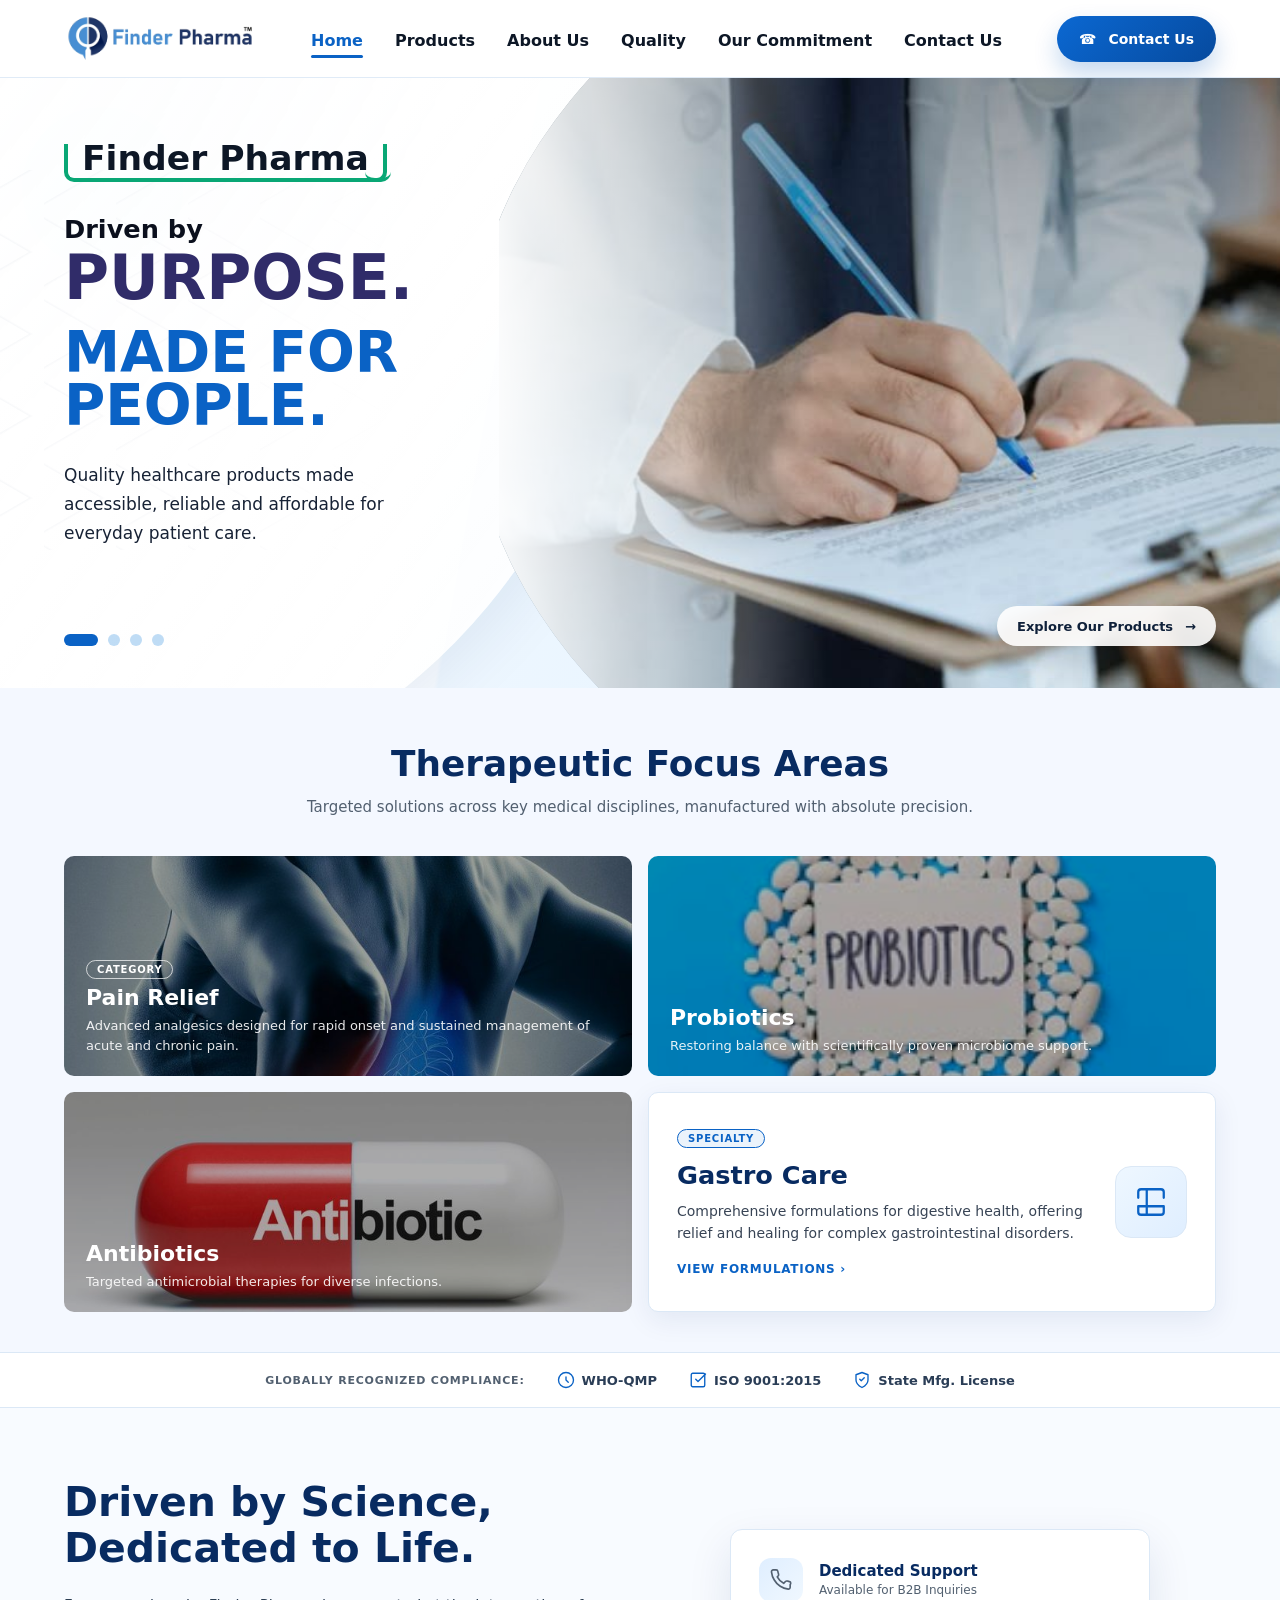
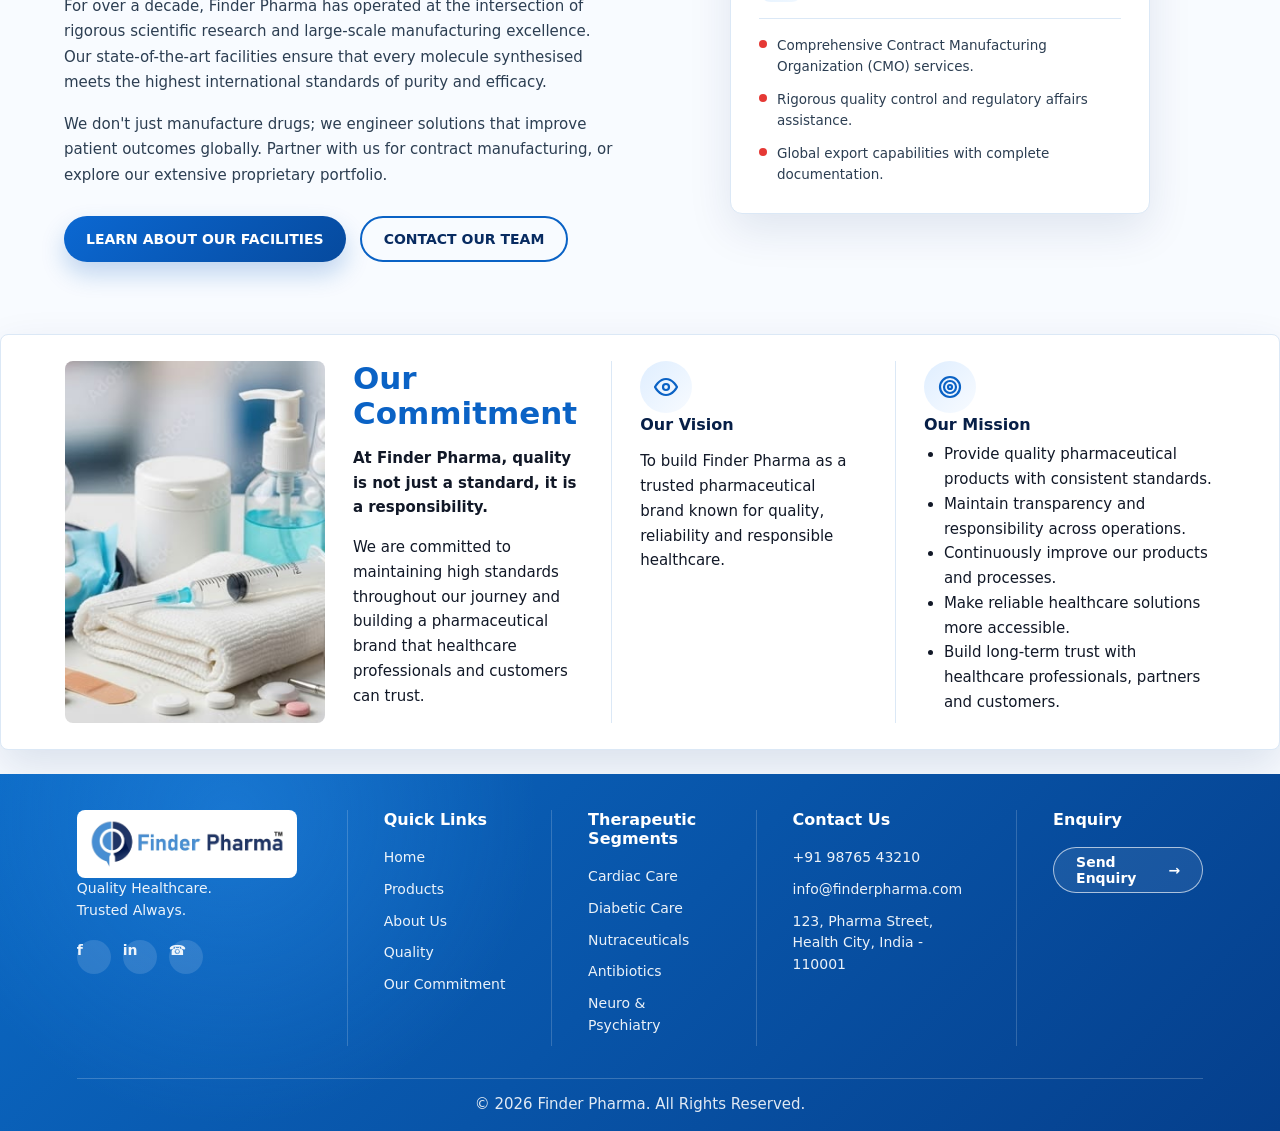
<file: index.html>
<!doctype html>
<html lang="en">
  <head>
    <meta charset="UTF-8" />
    <meta name="viewport" content="width=device-width, initial-scale=1.0" />
    <title>Finder Pharma</title>
    <link rel="stylesheet" href="./styles.css" />
  </head>
  <body>
    <header class="site-header">
      <a class="brand" href="./index.html" aria-label="Finder Pharma home">
        <img src="./finder-pharma-logo.png" alt="Finder Pharma" />
      </a>

      <button class="menu-toggle" type="button" aria-expanded="false" aria-controls="site-nav">
        <span></span>
        <span></span>
        <span></span>
      </button>

      <nav id="site-nav" class="site-nav" aria-label="Primary navigation">
        <a class="active" href="./index.html">Home</a>
        <a href="./products.html">Products</a>
        <a href="./about.html">About Us</a>
        <a href="./quality.html">Quality</a>
        <a href="./commitment.html">Our Commitment</a>
        <a href="./contact.html">Contact Us</a>
      </nav>

      <a class="contact-pill" href="./contact.html">
        <span aria-hidden="true">&#9742;</span>
        Contact Us
      </a>
    </header>

    <main>
      <section id="home" class="hero" aria-label="Finder Pharma advertisements">
        <div class="hero-slide active">
          <div class="hero-copy">
            <p class="hero-badge">Finder Pharma</p>
            <h1><span>Driven by</span> purpose. <strong>Made for people.</strong></h1>
            <p>
              Quality healthcare products made accessible, reliable and affordable
              for everyday patient care.
            </p>
          </div>
          <div class="hero-media">
            <img src="./assets/hero-prescription.jpg" alt="Doctor writing on a medical prescription form" />
            <span class="hero-ring"></span>
          </div>
          <a class="primary-button" href="./products.html">
            Explore Our Products
            <span aria-hidden="true">&rarr;</span>
          </a>
        </div>

        <div class="hero-slide">
          <div class="hero-copy">
            <p class="hero-badge">Quality Check</p>
            <h1><span>Tested with</span> care. <strong>Built on trust.</strong></h1>
            <p>
              Every product begins with careful review, consistent standards and
              responsible quality control.
            </p>
          </div>
          <div class="hero-media">
            <img src="./assets/hero-research.jpg" alt="Healthcare scientist checking a sample through a microscope" />
            <span class="hero-ring"></span>
          </div>
          <a class="primary-button" href="./quality.html">
            View Quality
            <span aria-hidden="true">&rarr;</span>
          </a>
        </div>

        <div class="hero-slide">
          <div class="hero-copy">
            <p class="hero-badge">Patient First</p>
            <h1><span>Care that</span> comforts. <strong>Support that stays.</strong></h1>
            <p>
              We focus on reliable healthcare solutions that help doctors,
              caregivers and families feel supported.
            </p>
          </div>
          <div class="hero-media">
            <img src="./assets/hero-care.jpg" alt="Healthcare professional holding a patient hand with care" />
            <span class="hero-ring"></span>
          </div>
          <a class="primary-button" href="./commitment.html">
            Our Commitment
            <span aria-hidden="true">&rarr;</span>
          </a>
        </div>

        <div class="hero-slide">
          <div class="hero-copy">
            <p class="hero-badge">Responsible Healthcare</p>
            <h1><span>Made with</span> compassion. <strong>Delivered with care.</strong></h1>
            <p>
              Finder Pharma combines thoughtful formulation, dependable supply
              and a people-first healthcare promise.
            </p>
          </div>
          <div class="hero-media">
            <img src="./assets/hero-compassion.jpg" alt="Doctor holding a heart shape as a symbol of care" />
            <span class="hero-ring"></span>
          </div>
          <a class="primary-button" href="./about.html">
            About Us
            <span aria-hidden="true">&rarr;</span>
          </a>
        </div>

        <div class="hero-dots" aria-label="Hero slide controls">
          <button class="active" type="button" aria-label="Show purpose slide"></button>
          <button type="button" aria-label="Show quality slide"></button>
          <button type="button" aria-label="Show patient care slide"></button>
          <button type="button" aria-label="Show responsible healthcare slide"></button>
        </div>
      </section>

      <!-- ── Therapeutic Focus Areas ── -->
      <section class="focus-section" aria-label="Therapeutic Focus Areas">
        <div class="focus-heading">
          <h2>Therapeutic Focus Areas</h2>
          <p>Targeted solutions across key medical disciplines, manufactured with absolute precision.</p>
        </div>

        <div class="focus-bento">
          <!-- Pain Relief – large left card -->
          <article class="focus-card focus-card--pain" tabindex="0" role="button"
            data-category="Pain Relief" data-products="RESTMOL, RESTBRO" data-image="./assets/pain-relief-card.jpg">
            <img src="./assets/pain-relief-card.jpg" alt="Pain relief medicines" />
            <div class="focus-card-body">
              <span class="focus-tag">CATEGORY</span>
              <h3>Pain Relief</h3>
              <p>Advanced analgesics designed for rapid onset and sustained management of acute and chronic pain.</p>
            </div>
          </article>

          <!-- Probiotics – top right card -->
          <article class="focus-card focus-card--probiotics" tabindex="0" role="button"
            data-category="Probiotics / Gut Health" data-products="PROTOCOCCUS®" data-image="./assets/probiotics-card.jpg">
            <img src="./assets/probiotics-card.jpg" alt="Probiotics and gut health" />
            <div class="focus-card-body">
              <h3>Probiotics</h3>
              <p>Restoring balance with scientifically proven microbiome support.</p>
            </div>
          </article>

          <!-- Antibiotics – bottom left card -->
          <article class="focus-card focus-card--antibiotics" tabindex="0" role="button"
            data-category="Antibiotics" data-products="ADDCEF, EOUS TZ®, DIPEXTIL CV 325®, YORKMOX®, ADFOZEX®" data-image="./assets/antibiotics-card.jpg">
            <img src="./assets/antibiotics-card.jpg" alt="Antibiotic capsules" />
            <div class="focus-card-body">
              <h3>Antibiotics</h3>
              <p>Targeted antimicrobial therapies for diverse infections.</p>
            </div>
          </article>

          <!-- Gastro Care – featured panel -->
          <article class="focus-card focus-card--gastro focus-featured" tabindex="0" role="button"
            data-category="Gastro / Acidity" data-products="PD STAR®" data-image="./assets/gastro-card.jpg">
            <div class="focus-featured-inner">
              <div class="focus-featured-text">
                <span class="focus-tag focus-tag--specialty">SPECIALTY</span>
                <h3>Gastro Care</h3>
                <p>Comprehensive formulations for digestive health, offering relief and healing for complex gastrointestinal disorders.</p>
                <span class="focus-view-link">VIEW FORMULATIONS &rsaquo;</span>
              </div>
              <div class="focus-featured-icon" aria-hidden="true">
                <svg viewBox="0 0 24 24" fill="none" stroke="currentColor" stroke-linecap="round" stroke-linejoin="round">
                  <path d="M9 3H5a2 2 0 0 0-2 2v4m6-6h10a2 2 0 0 1 2 2v4M9 3v18m0 0h10a2 2 0 0 0 2-2v-4M9 21H5a2 2 0 0 1-2-2v-4m0 0h18"/>
                </svg>
              </div>
            </div>
          </article>
        </div>
      </section>

      <!-- ── Compliance Bar ── -->
      <div class="compliance-bar" aria-label="Certifications">
        <span class="compliance-label">GLOBALLY RECOGNIZED COMPLIANCE:</span>
        <span class="compliance-item">
          <svg viewBox="0 0 24 24" fill="none" stroke="currentColor" stroke-linecap="round" stroke-linejoin="round" aria-hidden="true"><circle cx="12" cy="12" r="10"/><path d="M12 8v4l3 3"/></svg>
          WHO-QMP
        </span>
        <span class="compliance-item">
          <svg viewBox="0 0 24 24" fill="none" stroke="currentColor" stroke-linecap="round" stroke-linejoin="round" aria-hidden="true"><rect x="3" y="3" width="18" height="18" rx="2"/><polyline points="9 11 12 14 22 4"/></svg>
          ISO 9001:2015
        </span>
        <span class="compliance-item">
          <svg viewBox="0 0 24 24" fill="none" stroke="currentColor" stroke-linecap="round" stroke-linejoin="round" aria-hidden="true"><path d="M12 22s8-4 8-10V5l-8-3-8 3v7c0 6 8 10 8 10z"/><polyline points="9 11 11 13 15 9"/></svg>
          State Mfg. License
        </span>
      </div>

      <!-- ── About / Support Split ── -->
      <section id="about" class="about-split-section">
        <div class="about-split-copy">
          <h2>Driven by Science,<br>Dedicated to Life.</h2>
          <p>
            For over a decade, Finder Pharma has operated at the intersection of rigorous scientific research and large-scale manufacturing excellence. Our state-of-the-art facilities ensure that every molecule synthesised meets the highest international standards of purity and efficacy.
          </p>
          <p>
            We don't just manufacture drugs; we engineer solutions that improve patient outcomes globally. Partner with us for contract manufacturing, or explore our extensive proprietary portfolio.
          </p>
          <div class="about-split-actions">
            <a class="primary-button" href="./about.html">LEARN ABOUT OUR FACILITIES</a>
            <a class="primary-button about-outline-btn" href="./contact.html">CONTACT OUR TEAM</a>
          </div>
        </div>

        <div class="support-card-wrap">
          <div class="support-card">
            <div class="support-card-header">
              <span class="support-icon" aria-hidden="true">
                <svg viewBox="0 0 24 24" fill="none" stroke="currentColor" stroke-linecap="round" stroke-linejoin="round">
                  <path d="M22 16.92v3a2 2 0 0 1-2.18 2 19.79 19.79 0 0 1-8.63-3.07A19.5 19.5 0 0 1 4.69 12 19.79 19.79 0 0 1 1.65 3.36 2 2 0 0 1 3.62 1h3a2 2 0 0 1 2 1.72c.127.96.361 1.903.7 2.81a2 2 0 0 1-.45 2.11L7.91 8.59A16 16 0 0 0 14.9 15.6l1.95-1.95a2 2 0 0 1 2.11-.45c.907.339 1.85.573 2.81.7A2 2 0 0 1 22 16.92z"/>
                </svg>
              </span>
              <div>
                <strong>Dedicated Support</strong>
                <span>Available for B2B Inquiries</span>
              </div>
            </div>
            <hr class="support-divider" />
            <ul class="support-list">
              <li>
                <span class="support-dot" aria-hidden="true"></span>
                Comprehensive Contract Manufacturing Organization (CMO) services.
              </li>
              <li>
                <span class="support-dot" aria-hidden="true"></span>
                Rigorous quality control and regulatory affairs assistance.
              </li>
              <li>
                <span class="support-dot" aria-hidden="true"></span>
                Global export capabilities with complete documentation.
              </li>
            </ul>
          </div>
        </div>
      </section>

      <section id="products" class="products-section" style="display:none">
        <!-- Hidden: products now shown in focus-bento above -->
      </section>

      <section id="commitment" class="commitment-section">
        <article class="commitment-main">
          <figure class="commitment-photo">
            <img src="./assets/medical-supplies.jpg" alt="Healthcare supplies, medicines and clinical essentials" />
          </figure>
          <div>
            <h2>Our Commitment</h2>
            <p><strong>At Finder Pharma, quality is not just a standard, it is a responsibility.</strong></p>
            <p>
              We are committed to maintaining high standards throughout our
              journey and building a pharmaceutical brand that healthcare
              professionals and customers can trust.
            </p>
          </div>
        </article>
        <article>
          <span class="icon">
            <svg viewBox="0 0 24 24" fill="none" stroke="currentColor" stroke-linecap="round" stroke-linejoin="round">
              <path d="M1 12s4-8 11-8 11 8 11 8-4 8-11 8-11-8-11-8z"></path>
              <circle cx="12" cy="12" r="3"></circle>
            </svg>
          </span>
          <h3>Our Vision</h3>
          <p>
            To build Finder Pharma as a trusted pharmaceutical brand known for
            quality, reliability and responsible healthcare.
          </p>
        </article>
        <article>
          <span class="icon">
            <svg viewBox="0 0 24 24" fill="none" stroke="currentColor" stroke-linecap="round" stroke-linejoin="round">
              <circle cx="12" cy="12" r="10"></circle>
              <circle cx="12" cy="12" r="6"></circle>
              <circle cx="12" cy="12" r="2"></circle>
            </svg>
          </span>
          <h3>Our Mission</h3>
          <ul>
            <li>Provide quality pharmaceutical products with consistent standards.</li>
            <li>Maintain transparency and responsibility across operations.</li>
            <li>Continuously improve our products and processes.</li>
            <li>Make reliable healthcare solutions more accessible.</li>
            <li>Build long-term trust with healthcare professionals, partners and customers.</li>
          </ul>
        </article>
      </section>
    </main>

    <div class="product-modal" aria-hidden="true">
      <div class="product-modal-panel" role="dialog" aria-modal="true" aria-labelledby="modal-title">
        <button class="modal-close" type="button" aria-label="Close product category">&times;</button>
        <img class="modal-image" alt="" />
        <p class="eyebrow">Selected Category</p>
        <h2 id="modal-title"></h2>
        <ul class="modal-products"></ul>
      </div>
    </div>

    <footer id="contact" class="site-footer">
      <div class="footer-grid">
        <div>
          <a class="brand footer-brand" href="./index.html" aria-label="Finder Pharma home">
            <img src="./finder-pharma-logo.png" alt="Finder Pharma" />
          </a>
          <p>Quality Healthcare.<br />Trusted Always.</p>
          <div class="socials" aria-label="Social links">
            <a href="#" aria-label="Facebook">f</a>
            <a href="#" aria-label="LinkedIn">in</a>
            <a href="#" aria-label="WhatsApp">&#9742;</a>
          </div>
        </div>
        <div>
          <h3>Quick Links</h3>
          <a href="./index.html">Home</a>
          <a href="./products.html">Products</a>
        <a href="./about.html">About Us</a>
          <a href="./quality.html">Quality</a>
          <a href="./commitment.html">Our Commitment</a>
        </div>
        <div>
          <h3>Therapeutic Segments</h3>
          <a href="./products.html?category=Cardiac">Cardiac Care</a>
          <a href="./products.html?category=Diabetic">Diabetic Care</a>
          <a href="./products.html?category=Nutraceuticals">Nutraceuticals</a>
          <a href="./products.html?category=Antibiotic">Antibiotics</a>
          <a href="./products.html?category=Neuro%20and%20Psychiatry">Neuro & Psychiatry</a>
        </div>
        <div>
          <h3>Contact Us</h3>
          <p>+91 98765 43210</p>
          <p>info@finderpharma.com</p>
          <p>123, Pharma Street,<br />Health City, India - 110001</p>
        </div>
        <div>
          <h3>Enquiry</h3>
          <a class="enquiry-button" href="mailto:info@finderpharma.com">
            Send Enquiry
            <span aria-hidden="true">&rarr;</span>
          </a>
        </div>
      </div>
      <p class="copyright">&copy; 2026 Finder Pharma. All Rights Reserved.</p>
    </footer>

    <script src="./script.js"></script>
  </body>
</html>
</file>
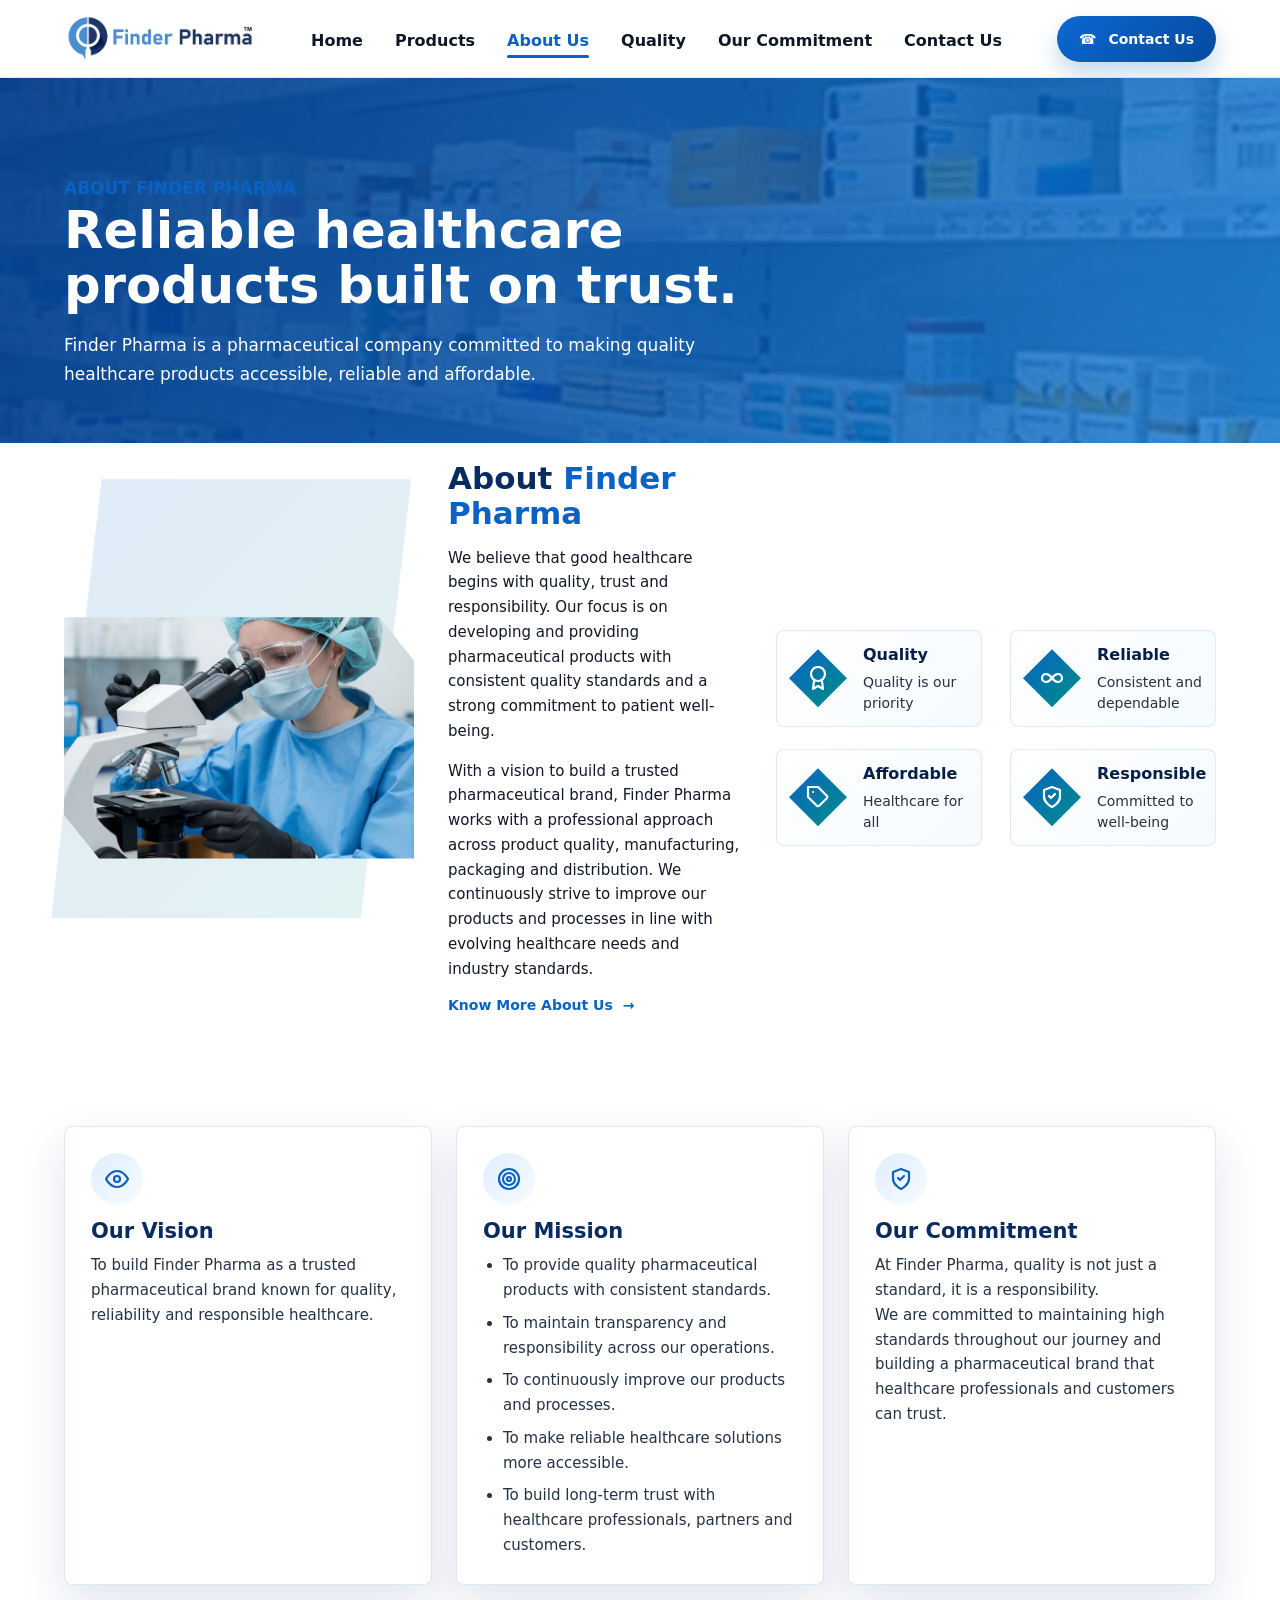
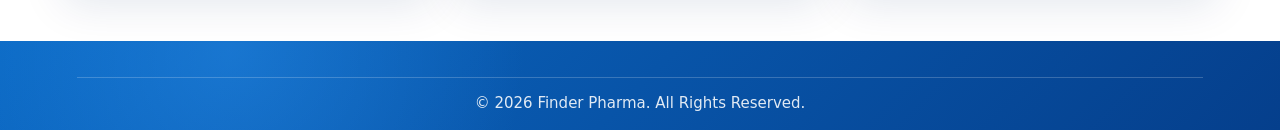
<file: about.html>
<!doctype html>
<html lang="en">
  <head>
    <meta charset="UTF-8" />
    <meta name="viewport" content="width=device-width, initial-scale=1.0" />
    <title>About Us | Finder Pharma</title>
    <link rel="stylesheet" href="./styles.css" />
  </head>
  <body>
    <header class="site-header">
      <a class="brand" href="./index.html" aria-label="Finder Pharma home">
        <img src="./finder-pharma-logo.png" alt="Finder Pharma" />
      </a>
      <button class="menu-toggle" type="button" aria-expanded="false" aria-controls="site-nav">
        <span></span><span></span><span></span>
      </button>
      <nav id="site-nav" class="site-nav" aria-label="Primary navigation">
        <a href="./index.html">Home</a>
        <a href="./products.html">Products</a>
        <a href="./about.html">About Us</a>
        <a href="./quality.html">Quality</a>
        <a href="./commitment.html">Our Commitment</a>
        <a href="./contact.html">Contact Us</a>
      </nav>
      <a class="contact-pill" href="./contact.html"><span aria-hidden="true">&#9742;</span>Contact Us</a>
    </header>
    <main class="page-main">
      <section class="page-hero">
        <p class="eyebrow">About Finder Pharma</p>
        <h1>Reliable healthcare products built on trust.</h1>
        <p>Finder Pharma is a pharmaceutical company committed to making quality healthcare products accessible, reliable and affordable.</p>
      </section>
      <section class="about-section">
        <figure class="photo-panel about-photo">
          <img src="./assets/lab-microscope.jpg" alt="Healthcare professional checking samples with a microscope" />
        </figure>
        <div class="about-copy">
          <h2>About <span>Finder Pharma</span></h2>
          <p>We believe that good healthcare begins with quality, trust and responsibility. Our focus is on developing and providing pharmaceutical products with consistent quality standards and a strong commitment to patient well-being.</p>
          <p>With a vision to build a trusted pharmaceutical brand, Finder Pharma works with a professional approach across product quality, manufacturing, packaging and distribution. We continuously strive to improve our products and processes in line with evolving healthcare needs and industry standards.</p>
          <a class="text-link" href="./quality.html">Know More About Us <span aria-hidden="true">&rarr;</span></a>
        </div>
        <div class="value-grid">
          <article>
            <span class="icon">
              <svg viewBox="0 0 24 24" fill="none" stroke="currentColor" stroke-linecap="round" stroke-linejoin="round">
                <circle cx="12" cy="8" r="7"></circle>
                <polyline points="8.21 13.89 7 23 12 20 17 23 15.79 13.88"></polyline>
              </svg>
            </span>
            <h3>Quality</h3>
            <p>Quality is our priority</p>
          </article>
          <article>
            <span class="icon">
              <svg viewBox="0 0 24 24" fill="none" stroke="currentColor" stroke-linecap="round" stroke-linejoin="round">
                <path d="M12 12c-2-2.67-4-4-6-4a4 4 0 1 0 0 8c2 0 4-1.33 6-4zm0 0c2 2.67 4 4 6 4a4 4 0 1 0 0-8c-2 0-4 1.33-6 4z"></path>
              </svg>
            </span>
            <h3>Reliable</h3>
            <p>Consistent and dependable</p>
          </article>
          <article>
            <span class="icon">
              <svg viewBox="0 0 24 24" fill="none" stroke="currentColor" stroke-linecap="round" stroke-linejoin="round">
                <path d="M20.59 13.41l-7.17 7.17a2 2 0 0 1-2.83 0L2 12V2h10l8.59 8.59a2 2 0 0 1 0 2.82z"></path>
                <line x1="7" y1="7" x2="7.01" y2="7"></line>
              </svg>
            </span>
            <h3>Affordable</h3>
            <p>Healthcare for all</p>
          </article>
          <article>
            <span class="icon">
              <svg viewBox="0 0 24 24" fill="none" stroke="currentColor" stroke-linecap="round" stroke-linejoin="round">
                <path d="M12 22s8-4 8-10V5l-8-3-8 3v7c0 6 8 10 8 10z"></path>
                <polyline points="9 11 11 13 15 9"></polyline>
              </svg>
            </span>
            <h3>Responsible</h3>
            <p>Committed to well-being</p>
          </article>
        </div>
      </section>
      <section class="simple-section">
        <div class="simple-grid">
          <article>
            <span class="icon">
              <svg viewBox="0 0 24 24" fill="none" stroke="currentColor" stroke-linecap="round" stroke-linejoin="round">
                <path d="M1 12s4-8 11-8 11 8 11 8-4 8-11 8-11-8-11-8z"></path>
                <circle cx="12" cy="12" r="3"></circle>
              </svg>
            </span>
            <h2>Our Vision</h2>
            <p>To build Finder Pharma as a trusted pharmaceutical brand known for quality, reliability and responsible healthcare.</p>
          </article>
          <article>
            <span class="icon">
              <svg viewBox="0 0 24 24" fill="none" stroke="currentColor" stroke-linecap="round" stroke-linejoin="round">
                <circle cx="12" cy="12" r="10"></circle>
                <circle cx="12" cy="12" r="6"></circle>
                <circle cx="12" cy="12" r="2"></circle>
              </svg>
            </span>
            <h2>Our Mission</h2>
            <ul class="content-list">
              <li>To provide quality pharmaceutical products with consistent standards.</li>
              <li>To maintain transparency and responsibility across our operations.</li>
              <li>To continuously improve our products and processes.</li>
              <li>To make reliable healthcare solutions more accessible.</li>
              <li>To build long-term trust with healthcare professionals, partners and customers.</li>
            </ul>
          </article>
          <article>
            <span class="icon">
              <svg viewBox="0 0 24 24" fill="none" stroke="currentColor" stroke-linecap="round" stroke-linejoin="round">
                <path d="M12 22s8-4 8-10V5l-8-3-8 3v7c0 6 8 10 8 10z"></path>
                <polyline points="9 11 11 13 15 9"></polyline>
              </svg>
            </span>
            <h2>Our Commitment</h2>
            <p>At Finder Pharma, quality is not just a standard, it is a responsibility.</p>
            <p>We are committed to maintaining high standards throughout our journey and building a pharmaceutical brand that healthcare professionals and customers can trust.</p>
          </article>
        </div>
      </section>
    </main>
    <footer id="contact" class="site-footer">
      <p class="copyright">&copy; 2026 Finder Pharma. All Rights Reserved.</p>
    </footer>
    <script src="./script.js"></script>
  </body>
</html>
</file>
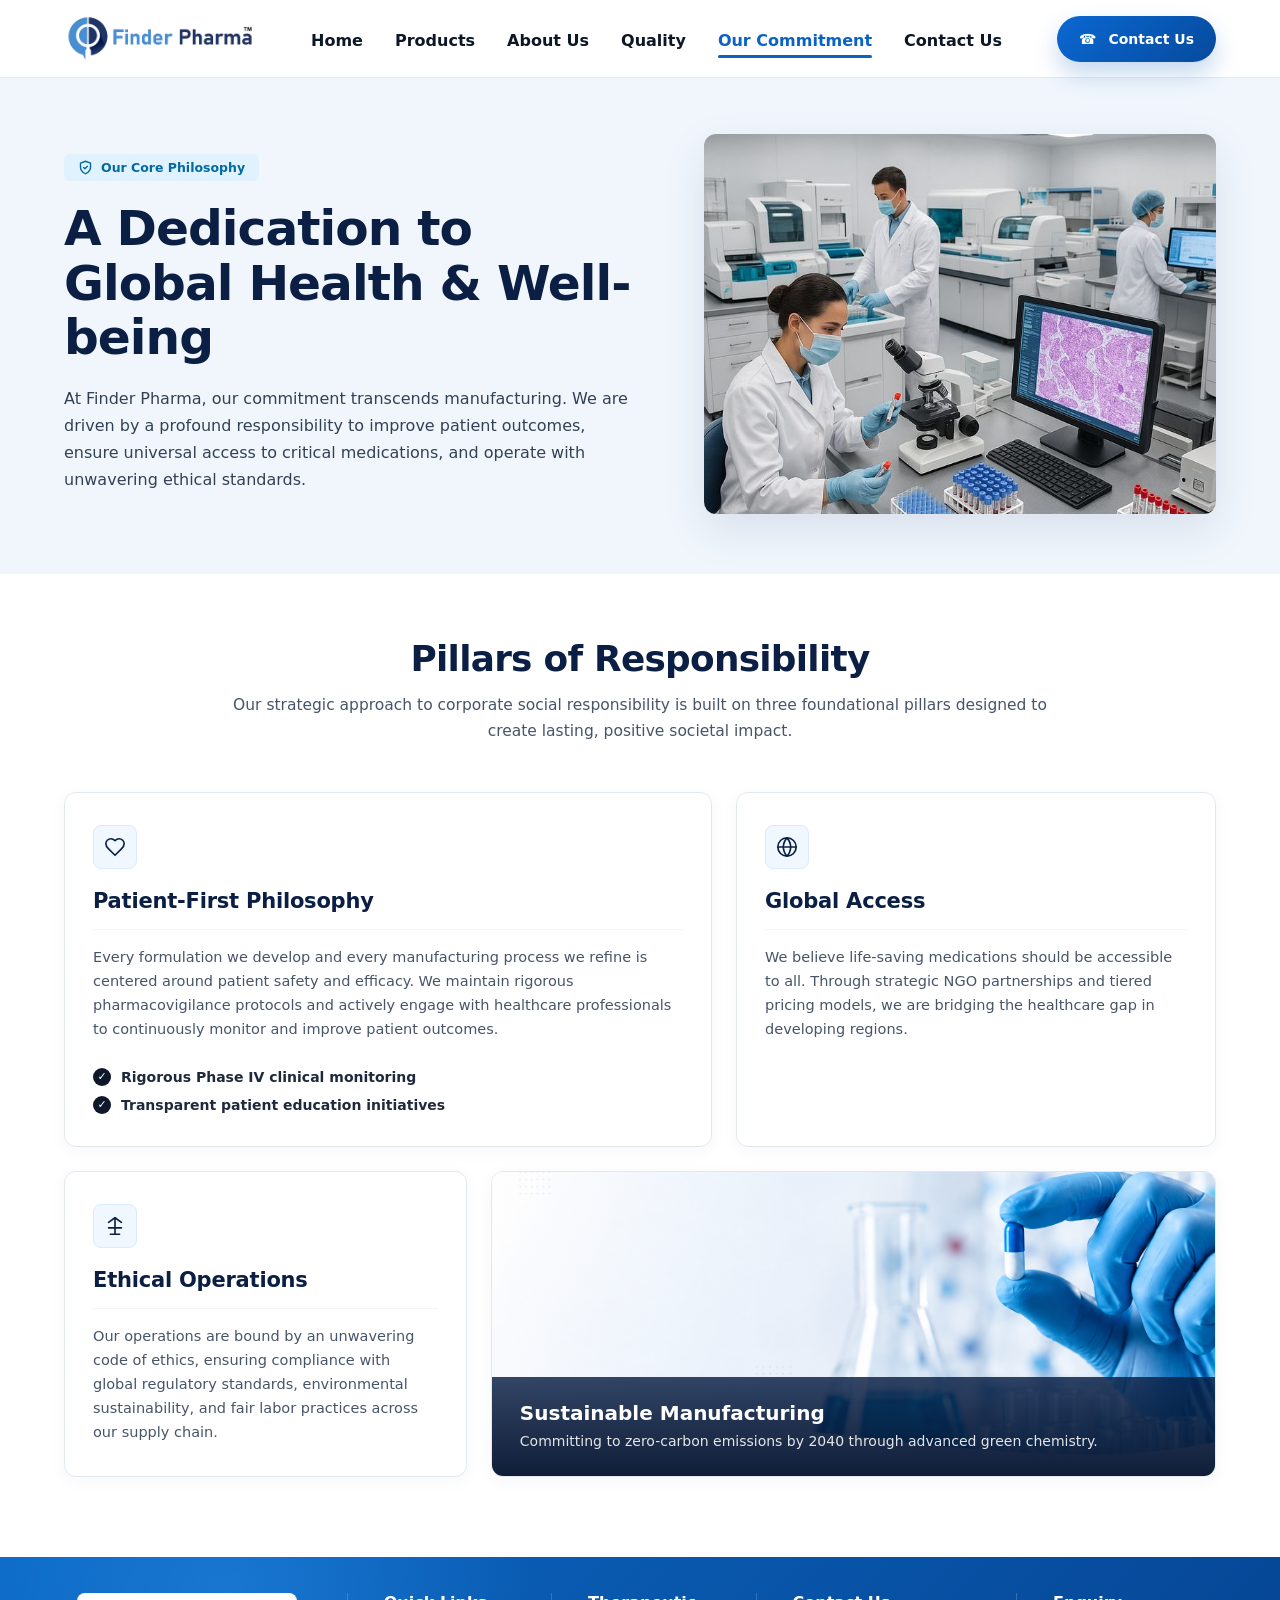
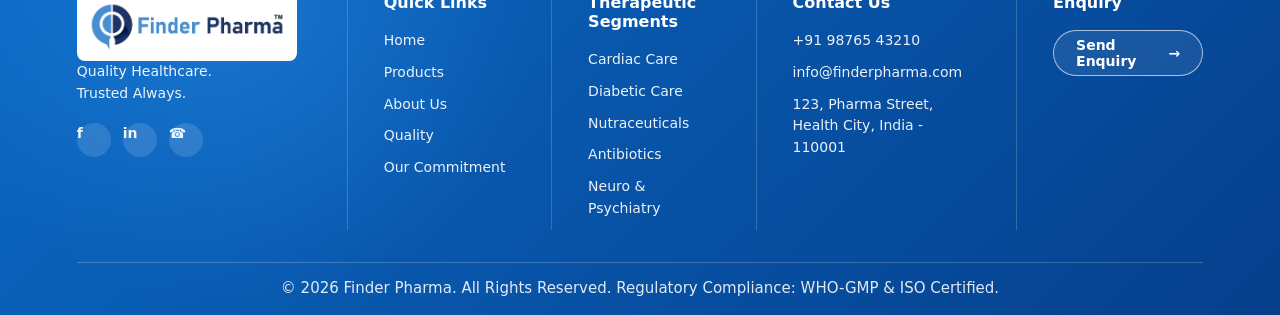
<file: commitment.html>
<!doctype html>
<html lang="en">
  <head>
    <meta charset="UTF-8" />
    <meta name="viewport" content="width=device-width, initial-scale=1.0" />
    <title>Our Commitment | Finder Pharma</title>
    <link rel="stylesheet" href="./styles.css" />
    <style>
      /* ══════════════════════════════════════════════════
         Our Commitment Page – Matching Reference Design
      ══════════════════════════════════════════════════ */

      /* Hero Section */
      .commitment-hero-section {
        padding: 56px clamp(20px, 5vw, 76px) 60px;
        background: #f0f6fc;
      }

      .commitment-hero-container {
        display: grid;
        grid-template-columns: 1.15fr 1fr;
        gap: 52px;
        align-items: center;
        max-width: 1280px;
        margin: 0 auto;
      }

      .philosophy-badge {
        display: inline-flex;
        align-items: center;
        gap: 8px;
        padding: 6px 14px;
        background: #e0f2fe;
        color: #0369a1;
        font-size: 12.5px;
        font-weight: 800;
        border-radius: 6px;
        margin-bottom: 20px;
      }

      .philosophy-badge svg {
        width: 15px;
        height: 15px;
        stroke-width: 2.2px;
      }

      .commitment-hero-copy h1 {
        margin: 0 0 20px;
        color: #0b1f44;
        font-size: clamp(32px, 3.8vw, 50px);
        font-weight: 900;
        line-height: 1.12;
        letter-spacing: -0.02em;
      }

      .commitment-hero-copy p {
        margin: 0;
        color: #334155;
        font-size: 16px;
        line-height: 1.7;
        max-width: 580px;
      }

      .commitment-hero-image {
        border-radius: 12px;
        overflow: hidden;
        box-shadow: 0 16px 44px rgba(8, 43, 97, 0.1);
        background: #ffffff;
      }

      .commitment-hero-image img {
        display: block;
        width: 100%;
        height: 100%;
        max-height: 380px;
        object-fit: cover;
        object-position: center;
      }

      /* Pillars of Responsibility Section */
      .pillars-section {
        padding: 64px clamp(20px, 5vw, 76px) 80px;
        background: #ffffff;
      }

      .pillars-container {
        max-width: 1280px;
        margin: 0 auto;
      }

      .pillars-header {
        text-align: center;
        max-width: 820px;
        margin: 0 auto 48px;
      }

      .pillars-header h2 {
        margin: 0 0 14px;
        color: #0b1f44;
        font-size: clamp(28px, 2.8vw, 38px);
        font-weight: 900;
        letter-spacing: -0.02em;
      }

      .pillars-header p {
        margin: 0;
        color: #475569;
        font-size: 15.5px;
        line-height: 1.65;
      }

      /* Pillars Bento Grid */
      .pillars-bento-grid {
        display: grid;
        grid-template-columns: 1.35fr 1fr;
        gap: 24px;
        margin-bottom: 24px;
      }

      .pillars-bottom-grid {
        display: grid;
        grid-template-columns: 1fr 1.8fr;
        gap: 24px;
      }

      .pillar-card {
        padding: 32px 28px;
        background: #ffffff;
        border: 1px solid #e2e8f0;
        border-radius: 12px;
        box-shadow: 0 4px 18px rgba(8, 43, 97, 0.04);
        display: flex;
        flex-direction: column;
        transition: all 200ms ease;
      }

      .pillar-card:hover {
        border-color: #cbd5e1;
        box-shadow: 0 12px 32px rgba(8, 43, 97, 0.08);
        transform: translateY(-3px);
      }

      .pillar-icon-box {
        display: inline-grid;
        place-items: center;
        width: 44px;
        height: 44px;
        background: #f0f7ff;
        border: 1px solid #dbeafe;
        border-radius: 8px;
        color: #0b1f44;
        margin-bottom: 20px;
      }

      .pillar-icon-box svg {
        width: 22px;
        height: 22px;
        stroke-width: 1.8px;
      }

      .pillar-card h3 {
        margin: 0 0 16px;
        color: #0b1f44;
        font-size: 21px;
        font-weight: 800;
        letter-spacing: -0.01em;
      }

      .pillar-card hr {
        border: 0;
        border-top: 1px solid #f1f5f9;
        margin: 0 0 16px;
      }

      .pillar-card p {
        margin: 0 0 16px;
        color: #475569;
        font-size: 14.5px;
        line-height: 1.65;
      }

      .pillar-card p:last-child {
        margin-bottom: 0;
      }

      .pillar-checklist {
        display: grid;
        gap: 10px;
        margin-top: 10px;
      }

      .checklist-item {
        display: flex;
        align-items: center;
        gap: 10px;
        color: #1e293b;
        font-size: 14px;
        font-weight: 600;
      }

      .check-icon {
        display: grid;
        place-items: center;
        flex: 0 0 18px;
        width: 18px;
        height: 18px;
        background: #0f172a;
        color: #ffffff;
        border-radius: 50%;
        font-size: 11px;
      }

      /* Sustainable Manufacturing Banner Card */
      .sustainable-banner-card {
        position: relative;
        border-radius: 12px;
        overflow: hidden;
        min-height: 260px;
        display: flex;
        flex-direction: column;
        justify-content: flex-end;
        box-shadow: 0 4px 18px rgba(8, 43, 97, 0.04);
        border: 1px solid #e2e8f0;
      }

      .sustainable-banner-card img {
        position: absolute;
        inset: 0;
        width: 100%;
        height: 100%;
        object-fit: cover;
        object-position: center;
      }

      .sustainable-banner-content {
        position: relative;
        z-index: 2;
        padding: 24px 28px;
        background: linear-gradient(180deg, rgba(8, 30, 68, 0.82) 0%, rgba(5, 20, 48, 0.96) 100%);
        color: #ffffff;
      }

      .sustainable-banner-content h3 {
        margin: 0 0 6px;
        color: #ffffff;
        font-size: 20px;
        font-weight: 800;
      }

      .sustainable-banner-content p {
        margin: 0;
        color: rgba(255, 255, 255, 0.88);
        font-size: 14px;
        line-height: 1.5;
      }

      /* Responsive */
      @media (max-width: 960px) {
        .commitment-hero-container {
          grid-template-columns: 1fr;
          gap: 36px;
        }

        .pillars-bento-grid,
        .pillars-bottom-grid {
          grid-template-columns: 1fr;
        }

        .sustainable-banner-card {
          min-height: 220px;
        }
      }
    </style>
  </head>
  <body>
    <header class="site-header">
      <a class="brand" href="./index.html" aria-label="Finder Pharma home">
        <img src="./finder-pharma-logo.png" alt="Finder Pharma" />
      </a>

      <button class="menu-toggle" type="button" aria-expanded="false" aria-controls="site-nav">
        <span></span><span></span><span></span>
      </button>

      <nav id="site-nav" class="site-nav" aria-label="Primary navigation">
        <a href="./index.html">Home</a>
        <a href="./products.html">Products</a>
        <a href="./about.html">About Us</a>
        <a href="./quality.html">Quality</a>
        <a href="./commitment.html" class="active">Our Commitment</a>
        <a href="./contact.html">Contact Us</a>
      </nav>

      <a class="contact-pill" href="./contact.html">
        <span aria-hidden="true">&#9742;</span>
        Contact Us
      </a>
    </header>

    <main>
      <!-- Hero Section -->
      <section class="commitment-hero-section">
        <div class="commitment-hero-container">
          <div class="commitment-hero-copy">
            <span class="philosophy-badge">
              <svg viewBox="0 0 24 24" fill="none" stroke="currentColor" stroke-linecap="round" stroke-linejoin="round">
                <path d="M12 22s8-4 8-10V5l-8-3-8 3v7c0 6 8 10 8 10z"/>
                <path d="m9 12 2 2 4-4"/>
              </svg>
              Our Core Philosophy
            </span>
            <h1>A Dedication to Global Health &amp; Well-being</h1>
            <p>
              At Finder Pharma, our commitment transcends manufacturing. We are driven by a profound responsibility to improve patient outcomes, ensure universal access to critical medications, and operate with unwavering ethical standards.
            </p>
          </div>
          <div class="commitment-hero-image">
            <img src="./assets/commitment-lab.jpg" alt="Finder Pharma research scientists analyzing samples in advanced laboratory" />
          </div>
        </div>
      </section>

      <!-- Pillars of Responsibility Section -->
      <section class="pillars-section" aria-label="Pillars of Responsibility">
        <div class="pillars-container">
          <div class="pillars-header">
            <h2>Pillars of Responsibility</h2>
            <p>
              Our strategic approach to corporate social responsibility is built on three foundational pillars designed to create lasting, positive societal impact.
            </p>
          </div>

          <!-- Top Row: Patient-First Philosophy (Left) + Global Access (Right) -->
          <div class="pillars-bento-grid">
            <!-- Pillar 1 -->
            <article class="pillar-card">
              <span class="pillar-icon-box" aria-hidden="true">
                <svg viewBox="0 0 24 24" fill="none" stroke="currentColor" stroke-linecap="round" stroke-linejoin="round">
                  <path d="M19 14c1.49-1.46 3-3.21 3-5.5A5.5 5.5 0 0 0 16.5 3c-1.76 0-3 .5-4.5 2-1.5-1.5-2.74-2-4.5-2A5.5 5.5 0 0 0 2 8.5c0 2.3 1.5 4.05 3 5.5l7 7Z"/>
                </svg>
              </span>
              <h3>Patient-First Philosophy</h3>
              <hr />
              <p>
                Every formulation we develop and every manufacturing process we refine is centered around patient safety and efficacy. We maintain rigorous pharmacovigilance protocols and actively engage with healthcare professionals to continuously monitor and improve patient outcomes.
              </p>
              <div class="pillar-checklist">
                <div class="checklist-item">
                  <span class="check-icon">&#10003;</span>
                  <span>Rigorous Phase IV clinical monitoring</span>
                </div>
                <div class="checklist-item">
                  <span class="check-icon">&#10003;</span>
                  <span>Transparent patient education initiatives</span>
                </div>
              </div>
            </article>

            <!-- Pillar 2 -->
            <article class="pillar-card">
              <span class="pillar-icon-box" aria-hidden="true">
                <svg viewBox="0 0 24 24" fill="none" stroke="currentColor" stroke-linecap="round" stroke-linejoin="round">
                  <circle cx="12" cy="12" r="10"/>
                  <line x1="2" y1="12" x2="22" y2="12"/>
                  <path d="M12 2a15.3 15.3 0 0 1 4 10 15.3 15.3 0 0 1-4 10 15.3 15.3 0 0 1-4-10 15.3 15.3 0 0 1 4-10z"/>
                </svg>
              </span>
              <h3>Global Access</h3>
              <hr />
              <p>
                We believe life-saving medications should be accessible to all. Through strategic NGO partnerships and tiered pricing models, we are bridging the healthcare gap in developing regions.
              </p>
            </article>
          </div>

          <!-- Bottom Row: Ethical Operations (Left) + Sustainable Manufacturing (Right) -->
          <div class="pillars-bottom-grid">
            <!-- Pillar 3 -->
            <article class="pillar-card">
              <span class="pillar-icon-box" aria-hidden="true">
                <svg viewBox="0 0 24 24" fill="none" stroke="currentColor" stroke-linecap="round" stroke-linejoin="round">
                  <path d="M12 3v18"/>
                  <path d="M5 8l7-5 7 5"/>
                  <path d="M5 14h14"/>
                  <path d="M7 21h10"/>
                </svg>
              </span>
              <h3>Ethical Operations</h3>
              <hr />
              <p>
                Our operations are bound by an unwavering code of ethics, ensuring compliance with global regulatory standards, environmental sustainability, and fair labor practices across our supply chain.
              </p>
            </article>

            <!-- Pillar 4: Sustainable Manufacturing Banner -->
            <article class="sustainable-banner-card">
              <img src="./assets/hero-lab.png" alt="Finder Pharma clean sustainable manufacturing facility" />
              <div class="sustainable-banner-content">
                <h3>Sustainable Manufacturing</h3>
                <p>Committing to zero-carbon emissions by 2040 through advanced green chemistry.</p>
              </div>
            </article>
          </div>
        </div>
      </section>
    </main>

    <footer id="contact" class="site-footer">
      <div class="footer-grid">
        <div>
          <a class="brand footer-brand" href="./index.html" aria-label="Finder Pharma home">
            <img src="./finder-pharma-logo.png" alt="Finder Pharma" />
          </a>
          <p>Quality Healthcare.<br />Trusted Always.</p>
          <div class="socials" aria-label="Social links">
            <a href="#" aria-label="Facebook">f</a>
            <a href="#" aria-label="LinkedIn">in</a>
            <a href="#" aria-label="WhatsApp">&#9742;</a>
          </div>
        </div>
        <div>
          <h3>Quick Links</h3>
          <a href="./index.html">Home</a>
          <a href="./products.html">Products</a>
          <a href="./about.html">About Us</a>
          <a href="./quality.html">Quality</a>
          <a href="./commitment.html">Our Commitment</a>
        </div>
        <div>
          <h3>Therapeutic Segments</h3>
          <a href="./products.html?category=cardiac">Cardiac Care</a>
          <a href="./products.html?category=diabetic">Diabetic Care</a>
          <a href="./products.html?category=nutra">Nutraceuticals</a>
          <a href="./products.html?category=antibiotics">Antibiotics</a>
          <a href="./products.html?category=neuro">Neuro & Psychiatry</a>
        </div>
        <div>
          <h3>Contact Us</h3>
          <p>+91 98765 43210</p>
          <p>info@finderpharma.com</p>
          <p>123, Pharma Street,<br />Health City, India - 110001</p>
        </div>
        <div>
          <h3>Enquiry</h3>
          <a class="enquiry-button" href="mailto:info@finderpharma.com">
            Send Enquiry
            <span aria-hidden="true">&rarr;</span>
          </a>
        </div>
      </div>
      <p class="copyright">&copy; 2026 Finder Pharma. All Rights Reserved. Regulatory Compliance: WHO-GMP & ISO Certified.</p>
    </footer>

    <script src="./script.js"></script>
  </body>
</html>
</file>
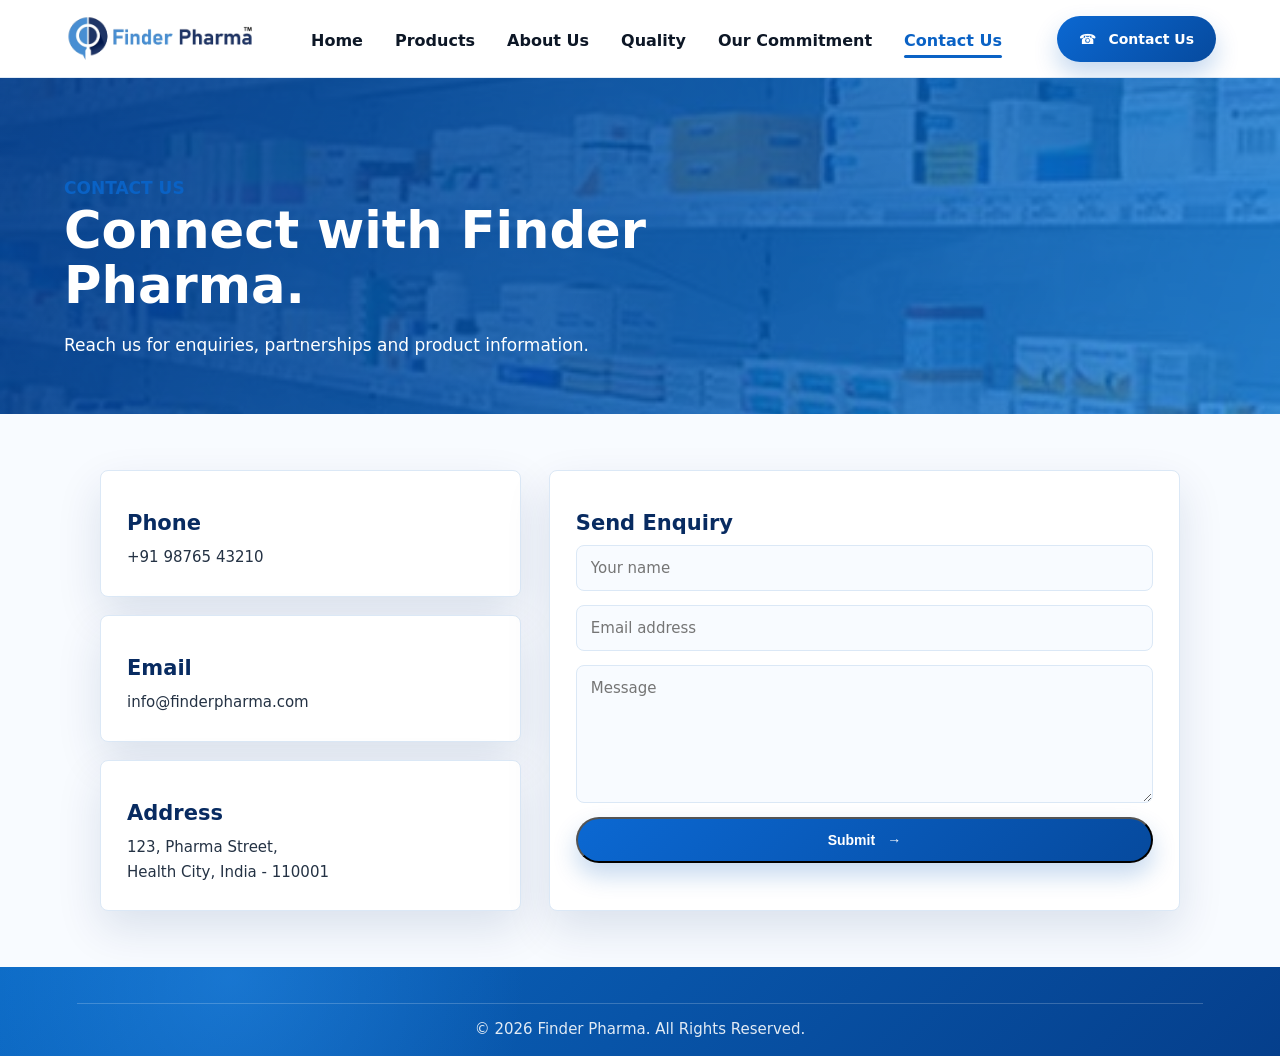
<file: contact.html>
<!doctype html>
<html lang="en">
  <head>
    <meta charset="UTF-8" />
    <meta name="viewport" content="width=device-width, initial-scale=1.0" />
    <title>Contact Us | Finder Pharma</title>
    <link rel="stylesheet" href="./styles.css" />
  </head>
  <body>
    <header class="site-header">
      <a class="brand" href="./index.html" aria-label="Finder Pharma home"><img src="./finder-pharma-logo.png" alt="Finder Pharma" /></a>
      <button class="menu-toggle" type="button" aria-expanded="false" aria-controls="site-nav"><span></span><span></span><span></span></button>
      <nav id="site-nav" class="site-nav" aria-label="Primary navigation">
        <a href="./index.html">Home</a>
        <a href="./products.html">Products</a>
        <a href="./about.html">About Us</a>
        <a href="./quality.html">Quality</a>
        <a href="./commitment.html">Our Commitment</a>
        <a href="./contact.html">Contact Us</a>
      </nav>
      <a class="contact-pill" href="./contact.html"><span aria-hidden="true">&#9742;</span>Contact Us</a>
    </header>
    <main>
      <section class="page-hero">
        <p class="eyebrow">Contact Us</p>
        <h1>Connect with Finder Pharma.</h1>
        <p>Reach us for enquiries, partnerships and product information.</p>
      </section>
      <section class="simple-section">
        <div class="contact-layout">
          <div class="contact-list">
            <article class="contact-panel"><h2>Phone</h2><p>+91 98765 43210</p></article>
            <article class="contact-panel"><h2>Email</h2><p>info@finderpharma.com</p></article>
            <article class="contact-panel"><h2>Address</h2><p>123, Pharma Street,<br />Health City, India - 110001</p></article>
          </div>
          <article class="contact-panel">
            <h2>Send Enquiry</h2>
            <form class="contact-form" action="mailto:info@finderpharma.com" method="post" enctype="text/plain">
              <input type="text" name="name" placeholder="Your name" aria-label="Your name" />
              <input type="email" name="email" placeholder="Email address" aria-label="Email address" />
              <textarea name="message" placeholder="Message" aria-label="Message"></textarea>
              <button class="primary-button" type="submit">Submit <span aria-hidden="true">&rarr;</span></button>
            </form>
          </article>
        </div>
      </section>
    </main>
    <footer class="site-footer"><p class="copyright">&copy; 2026 Finder Pharma. All Rights Reserved.</p></footer>
    <script src="./script.js"></script>
    <script>
      const urlParams = new URLSearchParams(window.location.search);
      const product = urlParams.get('product');
      if (product) {
        const msgArea = document.querySelector('textarea[name="message"]');
        if (msgArea) {
          msgArea.value = `Hello, I would like to enquire about ${product} regarding availability, bulk orders, or franchise/distribution details.`;
        }
      }
    </script>
  </body>
</html>
</file>
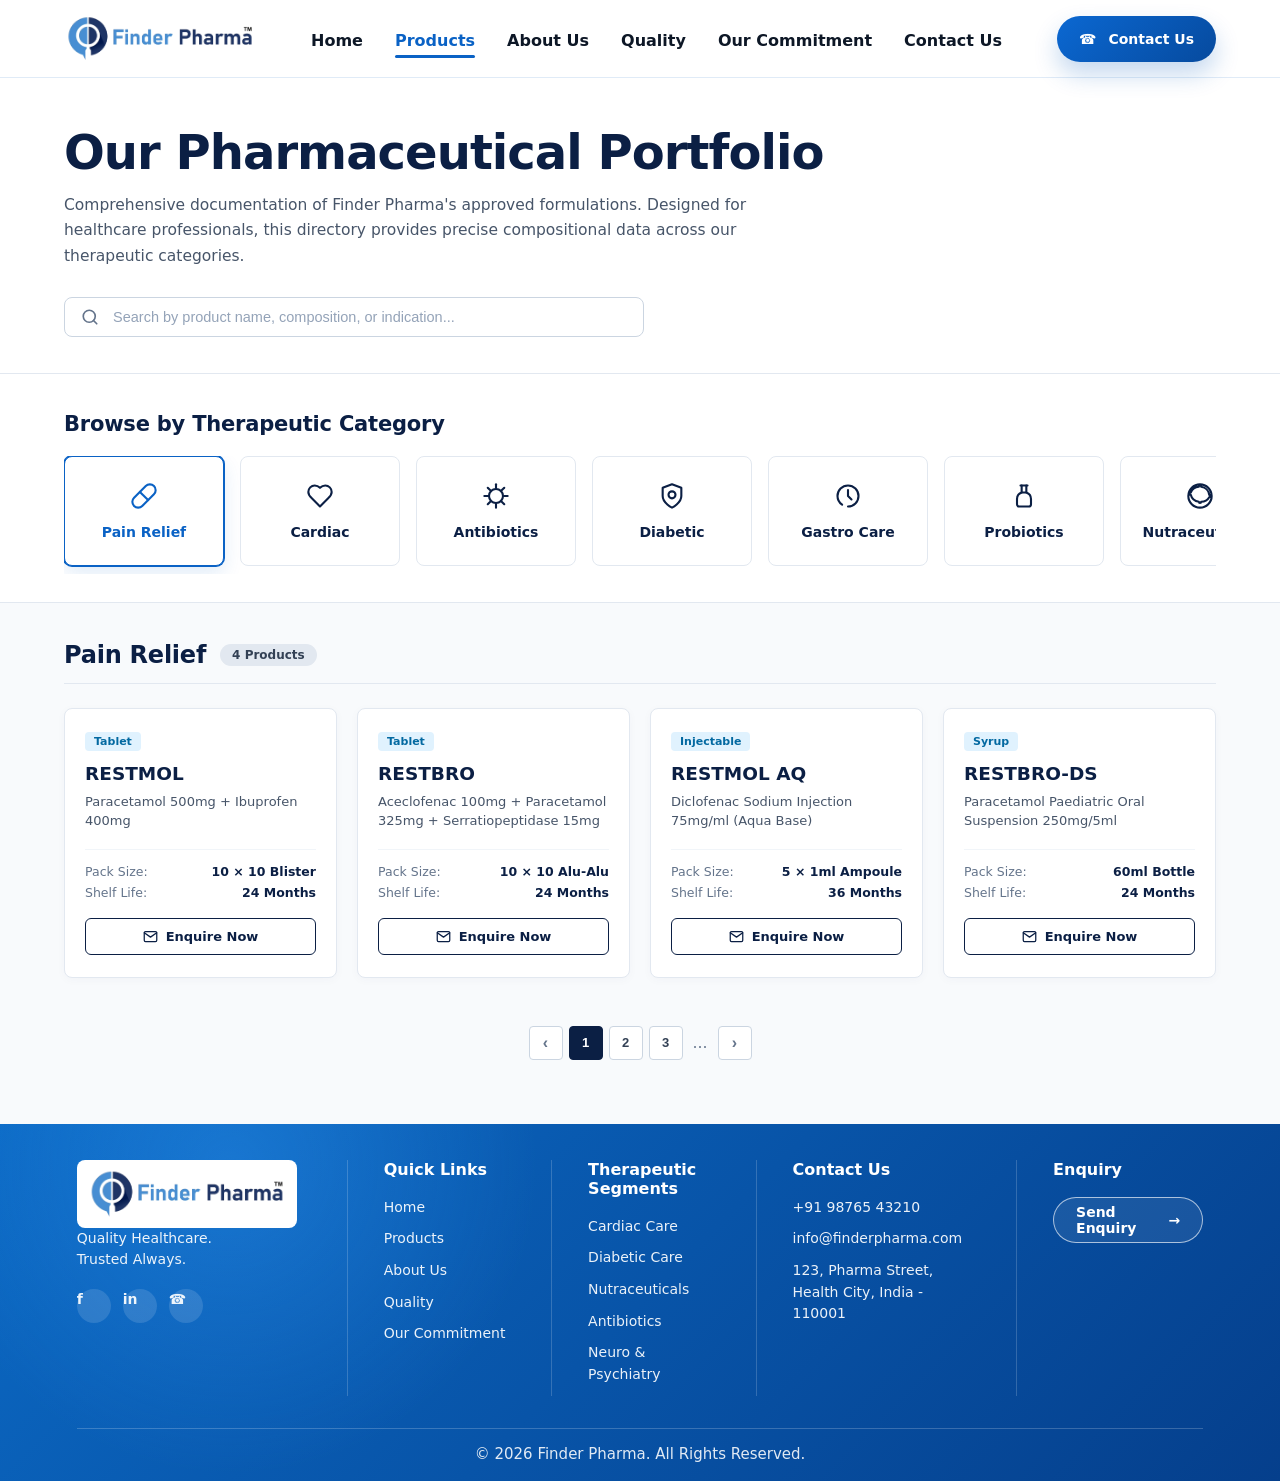
<file: products.html>
<!doctype html>
<html lang="en">
  <head>
    <meta charset="UTF-8" />
    <meta name="viewport" content="width=device-width, initial-scale=1.0" />
    <title>Our Pharmaceutical Portfolio | Finder Pharma</title>
    <link rel="stylesheet" href="./styles.css" />
    <style>
      /* ══════════════════════════════════════════════════
         Pharmaceutical Portfolio Directory – Exact Layout
      ══════════════════════════════════════════════════ */

      body {
        background: #f8fafc;
      }

      /* Hero Banner */
      .portfolio-hero-section {
        padding: 48px clamp(20px, 5vw, 76px) 36px;
        background: #ffffff;
        border-bottom: 1px solid #e2e8f0;
      }

      .portfolio-hero-container {
        max-width: 1280px;
        margin: 0 auto;
      }

      .portfolio-hero-container h1 {
        margin: 0 0 14px;
        color: #0b1f44;
        font-size: clamp(32px, 3.8vw, 48px);
        font-weight: 900;
        line-height: 1.1;
        letter-spacing: -0.02em;
      }

      .portfolio-hero-container p {
        margin: 0 0 28px;
        color: #475569;
        font-size: 15.5px;
        line-height: 1.65;
        max-width: 760px;
      }

      /* Search Input Bar */
      .search-wrapper {
        max-width: 580px;
        position: relative;
      }

      .search-box-input-wrap {
        display: flex;
        align-items: center;
        gap: 12px;
        background: #ffffff;
        border: 1.5px solid #cbd5e1;
        border-radius: 8px;
        padding: 10px 16px;
        transition: all 180ms ease;
      }

      .search-box-input-wrap:focus-within {
        border-color: #0a62c5;
        box-shadow: 0 0 0 3px rgba(10, 98, 197, 0.12);
      }

      .search-box-input-wrap svg {
        width: 18px;
        height: 18px;
        stroke-width: 2.2px;
        color: #64748b;
        flex: 0 0 auto;
      }

      .search-box-input-wrap input {
        flex: 1;
        border: none;
        background: transparent;
        outline: none;
        font-size: 14.5px;
        color: #0f172a;
      }

      .search-box-input-wrap input::placeholder {
        color: #94a3b8;
      }

      .clear-btn {
        display: none;
        background: #e2e8f0;
        border: none;
        width: 22px;
        height: 22px;
        border-radius: 50%;
        color: #475569;
        font-size: 14px;
        font-weight: bold;
        line-height: 1;
        cursor: pointer;
        place-items: center;
      }

      .clear-btn.visible {
        display: grid;
      }

      /* Browse by Therapeutic Category */
      .category-selection-section {
        padding: 38px clamp(20px, 5vw, 76px) 28px;
        background: #ffffff;
        border-bottom: 1px solid #e2e8f0;
      }

      .category-selection-container {
        max-width: 1280px;
        margin: 0 auto;
      }

      .category-selection-container h2 {
        margin: 0 0 20px;
        color: #0b1f44;
        font-size: 21px;
        font-weight: 800;
        letter-spacing: -0.01em;
      }

      .therapeutic-categories-row {
        display: flex;
        gap: 16px;
        overflow-x: auto;
        padding-bottom: 8px;
        scrollbar-width: thin;
      }

      .therapeutic-categories-row::-webkit-scrollbar {
        height: 6px;
      }

      .therapeutic-categories-row::-webkit-scrollbar-thumb {
        background: #cbd5e1;
        border-radius: 999px;
      }

      .therapeutic-cat-card {
        display: flex;
        flex-direction: column;
        align-items: center;
        justify-content: center;
        gap: 14px;
        min-width: 160px;
        height: 110px;
        padding: 16px 14px;
        background: #ffffff;
        border: 1.5px solid #e2e8f0;
        border-radius: 8px;
        cursor: pointer;
        user-select: none;
        transition: all 180ms ease;
        text-align: center;
        flex: 1 0 auto;
      }

      .therapeutic-cat-card:hover {
        border-color: #94a3b8;
        transform: translateY(-2px);
        box-shadow: 0 6px 18px rgba(8, 43, 97, 0.06);
      }

      .therapeutic-cat-card.active {
        border-color: #0a62c5;
        box-shadow: 0 0 0 1px #0a62c5, 0 8px 20px rgba(10, 98, 197, 0.12);
        background: #ffffff;
      }

      .cat-icon-wrap {
        display: grid;
        place-items: center;
        color: #0b1f44;
      }

      .therapeutic-cat-card.active .cat-icon-wrap {
        color: #0a62c5;
      }

      .cat-icon-wrap svg {
        width: 28px;
        height: 28px;
      }

      .cat-card-title {
        margin: 0;
        color: #0b1f44;
        font-size: 14px;
        font-weight: 800;
        line-height: 1.2;
      }

      .therapeutic-cat-card.active .cat-card-title {
        color: #0a62c5;
      }

      /* Active Category Products Section */
      .portfolio-content-area {
        max-width: 1280px;
        margin: 0 auto;
        padding: 38px clamp(20px, 5vw, 76px) 64px;
      }

      .category-product-section {
        margin-bottom: 40px;
      }

      .category-product-section[hidden] {
        display: none !important;
      }

      .category-section-header {
        margin-bottom: 24px;
        padding-bottom: 14px;
        border-bottom: 1px solid #e2e8f0;
      }

      .header-title-wrap {
        display: flex;
        align-items: center;
        gap: 14px;
      }

      .header-title-wrap h2 {
        margin: 0;
        color: #0b1f44;
        font-size: 24px;
        font-weight: 900;
        letter-spacing: -0.01em;
      }

      .count-pill {
        display: inline-block;
        padding: 4px 12px;
        background: #e2e8f0;
        color: #334155;
        font-size: 12px;
        font-weight: 700;
        border-radius: 999px;
      }

      /* Cards Grid (4 Columns as per screenshot) */
      .portfolio-cards-grid {
        display: grid;
        grid-template-columns: repeat(4, 1fr);
        gap: 20px;
      }

      .pharma-portfolio-card {
        display: flex;
        flex-direction: column;
        padding: 22px 20px;
        background: #ffffff;
        border: 1px solid #e2e8f0;
        border-radius: 8px;
        box-shadow: 0 2px 10px rgba(8, 43, 97, 0.03);
        transition: all 200ms ease;
      }

      .pharma-portfolio-card:hover {
        border-color: #cbd5e1;
        box-shadow: 0 10px 24px rgba(8, 43, 97, 0.08);
        transform: translateY(-3px);
      }

      .pharma-portfolio-card.search-hidden {
        display: none !important;
      }

      .card-badge-row {
        margin-bottom: 12px;
      }

      .badge-dosage {
        display: inline-block;
        padding: 3px 9px;
        border-radius: 4px;
        font-size: 11px;
        font-weight: 700;
        background: #e0f2fe;
        color: #0369a1;
      }

      .badge-tablet     { background: #e0f2fe; color: #0369a1; }
      .badge-injectable { background: #e0f2fe; color: #0369a1; }
      .badge-syrup      { background: #e0f2fe; color: #0369a1; }
      .badge-capsule    { background: #e0f2fe; color: #0369a1; }
      .badge-cream      { background: #e0f2fe; color: #0369a1; }
      .badge-cr-tablet  { background: #e0f2fe; color: #0369a1; }
      .badge-dt-tablet  { background: #e0f2fe; color: #0369a1; }
      .badge-oral-solution { background: #e0f2fe; color: #0369a1; }
      .badge-chewable   { background: #e0f2fe; color: #0369a1; }

      .product-heading {
        margin: 0 0 6px;
        color: #0b1f44;
        font-size: 18.5px;
        font-weight: 900;
        line-height: 1.2;
      }

      .product-composition {
        margin: 0 0 18px;
        color: #475569;
        font-size: 13px;
        line-height: 1.5;
        min-height: 38px;
      }

      .product-meta-specs {
        display: grid;
        gap: 6px;
        margin-top: auto;
        margin-bottom: 18px;
        padding-top: 14px;
        border-top: 1px solid #f1f5f9;
      }

      .spec-line {
        display: flex;
        justify-content: space-between;
        align-items: center;
        font-size: 12.5px;
      }

      .spec-k {
        color: #64748b;
        font-weight: 500;
      }

      .spec-v {
        color: #0b1f44;
        font-weight: 700;
        text-align: right;
      }

      .enquire-action-btn {
        display: flex;
        align-items: center;
        justify-content: center;
        gap: 8px;
        padding: 10px 16px;
        color: #0b1f44;
        font-size: 13px;
        font-weight: 700;
        background: #ffffff;
        border: 1px solid #0b1f44;
        border-radius: 6px;
        cursor: pointer;
        text-decoration: none;
        transition: all 150ms ease;
      }

      .enquire-action-btn:hover {
        background: #0b1f44;
        color: #ffffff;
      }

      .enquire-action-btn svg {
        width: 15px;
        height: 15px;
        flex: 0 0 auto;
      }

      /* Search Results View Header */
      .search-results-header {
        display: none;
        margin-bottom: 24px;
        padding-bottom: 14px;
        border-bottom: 1px solid #e2e8f0;
      }

      .search-results-header.visible {
        display: block;
      }

      .search-results-header h2 {
        margin: 0;
        color: #0b1f44;
        font-size: 22px;
        font-weight: 800;
      }

      .search-results-header h2 span {
        color: #0a62c5;
      }

      /* No Results Found */
      .no-search-results {
        display: none;
        padding: 60px 20px;
        text-align: center;
        background: #ffffff;
        border: 1px solid #e2e8f0;
        border-radius: 8px;
      }

      .no-search-results h3 {
        margin: 0 0 8px;
        color: #0b1f44;
        font-size: 20px;
        font-weight: 800;
      }

      .no-search-results p {
        margin: 0 0 16px;
        color: #64748b;
        font-size: 14px;
      }

      .clear-search-trigger {
        color: #0a62c5;
        font-weight: 700;
        cursor: pointer;
        text-decoration: underline;
      }

      /* Pagination (Exact as in screenshot) */
      .pagination-row {
        display: flex;
        align-items: center;
        justify-content: center;
        gap: 6px;
        margin-top: 48px;
      }

      .pagination-btn {
        display: grid;
        place-items: center;
        width: 34px;
        height: 34px;
        background: #ffffff;
        border: 1px solid #cbd5e1;
        border-radius: 4px;
        color: #334155;
        font-size: 13px;
        font-weight: 700;
        cursor: pointer;
        transition: all 150ms ease;
      }

      .pagination-btn:hover {
        border-color: #0b1f44;
      }

      .pagination-btn.active {
        background: #0b1f44;
        border-color: #0b1f44;
        color: #ffffff;
      }

      .pagination-btn.arrow {
        font-size: 16px;
        color: #64748b;
      }

      /* Responsive Breakpoints */
      @media (max-width: 1200px) {
        .portfolio-cards-grid {
          grid-template-columns: repeat(3, 1fr);
        }
      }

      @media (max-width: 860px) {
        .portfolio-cards-grid {
          grid-template-columns: repeat(2, 1fr);
        }
      }

      @media (max-width: 580px) {
        .portfolio-cards-grid {
          grid-template-columns: 1fr;
        }

        .therapeutic-cat-card {
          min-width: 140px;
          height: 100px;
        }
      }
    </style>
  </head>
  <body>
    <header class="site-header">
      <a class="brand" href="./index.html" aria-label="Finder Pharma home">
        <img src="./finder-pharma-logo.png" alt="Finder Pharma" />
      </a>

      <button class="menu-toggle" type="button" aria-expanded="false" aria-controls="site-nav">
        <span></span><span></span><span></span>
      </button>

      <nav id="site-nav" class="site-nav" aria-label="Primary navigation">
        <a href="./index.html">Home</a>
        <a href="./products.html" class="active">Products</a>
        <a href="./about.html">About Us</a>
        <a href="./quality.html">Quality</a>
        <a href="./commitment.html">Our Commitment</a>
        <a href="./contact.html">Contact Us</a>
      </nav>

      <a class="contact-pill" href="./contact.html">
        <span aria-hidden="true">&#9742;</span>
        Contact Us
      </a>
    </header>

    <main>
      <!-- Hero Section -->
      <section class="portfolio-hero-section">
        <div class="portfolio-hero-container">
          <h1>Our Pharmaceutical Portfolio</h1>
          <p>
            Comprehensive documentation of Finder Pharma's approved formulations. Designed for healthcare professionals, this directory provides precise compositional data across our therapeutic categories.
          </p>

          <!-- Search Input Box -->
          <div class="search-wrapper">
            <div class="search-box-input-wrap">
              <svg viewBox="0 0 24 24" fill="none" stroke="currentColor" stroke-linecap="round" stroke-linejoin="round">
                <circle cx="11" cy="11" r="8"/><line x1="21" y1="21" x2="16.65" y2="16.65"/>
              </svg>
              <input type="text" id="directory-search-input" placeholder="Search by product name, composition, or indication..." aria-label="Search by product name, composition, or indication" />
              <button class="clear-btn" id="search-clear-btn" type="button" aria-label="Clear search">&times;</button>
            </div>
          </div>
        </div>
      </section>

      <!-- Browse by Therapeutic Category -->
      <section class="category-selection-section" aria-label="Browse by Therapeutic Category">
        <div class="category-selection-container">
          <h2>Browse by Therapeutic Category</h2>
          <div class="therapeutic-categories-row" id="therapeutic-categories-track">
        <div class="therapeutic-cat-card active" data-category="pain" tabindex="0" role="button">
          <div class="cat-icon-wrap">
            <svg viewBox="0 0 24 24" fill="none" stroke="currentColor" stroke-width="1.8" stroke-linecap="round" stroke-linejoin="round"><path d="M10.5 20.5l10-10a4.95 4.95 0 1 0-7-7l-10 10a4.95 4.95 0 1 0 7 7Z"/><path d="m8.5 8.5 7 7"/></svg>
          </div>
          <h3 class="cat-card-title">Pain Relief</h3>
        </div>
        <div class="therapeutic-cat-card " data-category="cardiac" tabindex="0" role="button">
          <div class="cat-icon-wrap">
            <svg viewBox="0 0 24 24" fill="none" stroke="currentColor" stroke-width="1.8" stroke-linecap="round" stroke-linejoin="round"><path d="M19 14c1.49-1.46 3-3.21 3-5.5A5.5 5.5 0 0 0 16.5 3c-1.76 0-3 .5-4.5 2-1.5-1.5-2.74-2-4.5-2A5.5 5.5 0 0 0 2 8.5c0 2.3 1.5 4.05 3 5.5l7 7Z"/></svg>
          </div>
          <h3 class="cat-card-title">Cardiac</h3>
        </div>
        <div class="therapeutic-cat-card " data-category="antibiotics" tabindex="0" role="button">
          <div class="cat-icon-wrap">
            <svg viewBox="0 0 24 24" fill="none" stroke="currentColor" stroke-width="1.8" stroke-linecap="round" stroke-linejoin="round"><circle cx="12" cy="12" r="6"/><path d="M12 2v4"/><path d="M12 18v4"/><path d="m4.93 4.93 2.83 2.83"/><path d="m16.24 16.24 2.83 2.83"/><path d="M2 12h4"/><path d="M18 12h4"/><path d="m4.93 19.07 2.83-2.83"/><path d="m16.24 7.76 2.83-2.83"/></svg>
          </div>
          <h3 class="cat-card-title">Antibiotics</h3>
        </div>
        <div class="therapeutic-cat-card " data-category="diabetic" tabindex="0" role="button">
          <div class="cat-icon-wrap">
            <svg viewBox="0 0 24 24" fill="none" stroke="currentColor" stroke-width="1.8" stroke-linecap="round" stroke-linejoin="round"><path d="M12 22s8-4 8-10V5l-8-3-8 3v7c0 6 8 10 8 10z"/><circle cx="12" cy="11" r="3"/></svg>
          </div>
          <h3 class="cat-card-title">Diabetic</h3>
        </div>
        <div class="therapeutic-cat-card " data-category="gastro" tabindex="0" role="button">
          <div class="cat-icon-wrap">
            <svg viewBox="0 0 24 24" fill="none" stroke="currentColor" stroke-width="1.8" stroke-linecap="round" stroke-linejoin="round"><path d="M12 21a9 9 0 0 0 9-9c0-4.97-4.03-9-9-9s-9 4.03-9 9c0 3.1 1.57 5.84 3.97 7.45"/><path d="M12 7v5l3 3"/></svg>
          </div>
          <h3 class="cat-card-title">Gastro Care</h3>
        </div>
        <div class="therapeutic-cat-card " data-category="probiotics" tabindex="0" role="button">
          <div class="cat-icon-wrap">
            <svg viewBox="0 0 24 24" fill="none" stroke="currentColor" stroke-width="1.8" stroke-linecap="round" stroke-linejoin="round"><path d="M9 3h6"/><path d="M10 9V3"/><path d="M14 9V3"/><path d="M10 9a6 6 0 0 0-4 5.66V19a2 2 0 0 0 2 2h8a2 2 0 0 0 2-2v-4.34A6 6 0 0 0 14 9Z"/></svg>
          </div>
          <h3 class="cat-card-title">Probiotics</h3>
        </div>
        <div class="therapeutic-cat-card " data-category="nutra" tabindex="0" role="button">
          <div class="cat-icon-wrap">
            <svg viewBox="0 0 24 24" fill="none" stroke="currentColor" stroke-width="1.8" stroke-linecap="round" stroke-linejoin="round"><path d="M12 2a10 10 0 1 0 10 10A10 10 0 0 0 12 2zm1 14.93V17a1 1 0 0 1-2 0v-.07A8 8 0 0 1 4.07 11H4a1 1 0 0 1 0-2h.07A8 8 0 0 1 11 4.07V4a1 1 0 0 1 2 0v.07A8 8 0 0 1 19.93 11H20a1 1 0 0 1 0 2h-.07A8 8 0 0 1 13 16.93z"/></svg>
          </div>
          <h3 class="cat-card-title">Nutraceuticals</h3>
        </div>
        <div class="therapeutic-cat-card " data-category="nephro" tabindex="0" role="button">
          <div class="cat-icon-wrap">
            <svg viewBox="0 0 24 24" fill="none" stroke="currentColor" stroke-width="1.8" stroke-linecap="round" stroke-linejoin="round"><path d="M12 2.69l5.66 5.66a8 8 0 1 1-11.31 0z"/></svg>
          </div>
          <h3 class="cat-card-title">Nephro</h3>
        </div>
        <div class="therapeutic-cat-card " data-category="neuro" tabindex="0" role="button">
          <div class="cat-icon-wrap">
            <svg viewBox="0 0 24 24" fill="none" stroke="currentColor" stroke-width="1.8" stroke-linecap="round" stroke-linejoin="round"><path d="M9.5 2A2.5 2.5 0 0 1 12 4.5v15a2.5 2.5 0 0 1-4.96.44 2.5 2.5 0 0 1-2.96-3.08 3 3 0 0 1-.34-5.58 2.5 2.5 0 0 1 1.32-4.24 2.5 2.5 0 0 1 4.44-2.04Z"/><path d="M14.5 2A2.5 2.5 0 0 0 12 4.5v15a2.5 2.5 0 0 0 4.96.44 2.5 2.5 0 0 0 2.96-3.08 3 3 0 0 0 .34-5.58 2.5 2.5 0 0 0-1.32-4.24 2.5 2.5 0 0 0-4.44-2.04Z"/></svg>
          </div>
          <h3 class="cat-card-title">Neuro &amp; Psychiatry</h3>
        </div>
        <div class="therapeutic-cat-card " data-category="gout" tabindex="0" role="button">
          <div class="cat-icon-wrap">
            <svg viewBox="0 0 24 24" fill="none" stroke="currentColor" stroke-width="1.8" stroke-linecap="round" stroke-linejoin="round"><circle cx="12" cy="12" r="10"/><polyline points="12 6 12 12 16 14"/></svg>
          </div>
          <h3 class="cat-card-title">Gout / Uric Acid</h3>
        </div>
        <div class="therapeutic-cat-card " data-category="hepato" tabindex="0" role="button">
          <div class="cat-icon-wrap">
            <svg viewBox="0 0 24 24" fill="none" stroke="currentColor" stroke-width="1.8" stroke-linecap="round" stroke-linejoin="round"><path d="M12 2L2 7l10 5 10-5-10-5zM2 17l10 5 10-5M2 12l10 5 10-5"/></svg>
          </div>
          <h3 class="cat-card-title">Hepato</h3>
        </div>
        <div class="therapeutic-cat-card " data-category="derma" tabindex="0" role="button">
          <div class="cat-icon-wrap">
            <svg viewBox="0 0 24 24" fill="none" stroke="currentColor" stroke-width="1.8" stroke-linecap="round" stroke-linejoin="round"><path d="M20.42 4.58a5.4 5.4 0 0 0-7.65 0l-.77.78-.77-.78a5.4 5.4 0 0 0-7.65 7.65l.78.77L12 20.64l7.64-7.64.78-.77a5.4 5.4 0 0 0 0-7.65z"/></svg>
          </div>
          <h3 class="cat-card-title">Derma</h3>
        </div>
        <div class="therapeutic-cat-card " data-category="gynae" tabindex="0" role="button">
          <div class="cat-icon-wrap">
            <svg viewBox="0 0 24 24" fill="none" stroke="currentColor" stroke-width="1.8" stroke-linecap="round" stroke-linejoin="round"><circle cx="12" cy="8" r="5"/><path d="M12 13v8"/><path d="M9 18h6"/></svg>
          </div>
          <h3 class="cat-card-title">Gynae</h3>
        </div>
          </div>
        </div>
      </section>

      <!-- Active Category Products List -->
      <div class="portfolio-content-area">
        <!-- Search Results Header (hidden unless searching) -->
        <div class="search-results-header" id="search-results-title">
          <h2>Search Results for: <span id="search-keyword-display"></span></h2>
        </div>

        <div id="all-category-sections">
      <section class="category-product-section" id="cat-section-pain" data-cat="pain" >
        <div class="category-section-header">
          <div class="header-title-wrap">
            <h2>Pain Relief</h2>
            <span class="count-pill">4 Products</span>
          </div>
        </div>
        <div class="portfolio-cards-grid">
        <article class="pharma-portfolio-card" data-cat="pain" data-name="restmol" data-comp="paracetamol 500mg + ibuprofen 400mg">
          <div class="card-badge-row">
            <span class="badge-dosage badge-tablet">Tablet</span>
          </div>
          <h3 class="product-heading">RESTMOL</h3>
          <p class="product-composition">Paracetamol 500mg + Ibuprofen 400mg</p>
          <div class="product-meta-specs">
            <div class="spec-line">
              <span class="spec-k">Pack Size:</span>
              <span class="spec-v">10 × 10 Blister</span>
            </div>
            <div class="spec-line">
              <span class="spec-k">Shelf Life:</span>
              <span class="spec-v">24 Months</span>
            </div>
          </div>
          <a class="enquire-action-btn" href="./contact.html?product=RESTMOL">
            <svg viewBox="0 0 24 24" fill="none" stroke="currentColor" stroke-width="2" stroke-linecap="round" stroke-linejoin="round">
              <path d="M4 4h16c1.1 0 2 .9 2 2v12c0 1.1-.9 2-2 2H4c-1.1 0-2-.9-2-2V6c0-1.1.9-2 2-2z"/>
              <polyline points="22,6 12,13 2,6"/>
            </svg>
            Enquire Now
          </a>
        </article>
        <article class="pharma-portfolio-card" data-cat="pain" data-name="restbro" data-comp="aceclofenac 100mg + paracetamol 325mg + serratiopeptidase 15mg">
          <div class="card-badge-row">
            <span class="badge-dosage badge-tablet">Tablet</span>
          </div>
          <h3 class="product-heading">RESTBRO</h3>
          <p class="product-composition">Aceclofenac 100mg + Paracetamol 325mg + Serratiopeptidase 15mg</p>
          <div class="product-meta-specs">
            <div class="spec-line">
              <span class="spec-k">Pack Size:</span>
              <span class="spec-v">10 × 10 Alu-Alu</span>
            </div>
            <div class="spec-line">
              <span class="spec-k">Shelf Life:</span>
              <span class="spec-v">24 Months</span>
            </div>
          </div>
          <a class="enquire-action-btn" href="./contact.html?product=RESTBRO">
            <svg viewBox="0 0 24 24" fill="none" stroke="currentColor" stroke-width="2" stroke-linecap="round" stroke-linejoin="round">
              <path d="M4 4h16c1.1 0 2 .9 2 2v12c0 1.1-.9 2-2 2H4c-1.1 0-2-.9-2-2V6c0-1.1.9-2 2-2z"/>
              <polyline points="22,6 12,13 2,6"/>
            </svg>
            Enquire Now
          </a>
        </article>
        <article class="pharma-portfolio-card" data-cat="pain" data-name="restmol aq" data-comp="diclofenac sodium injection 75mg/ml (aqua base)">
          <div class="card-badge-row">
            <span class="badge-dosage badge-injectable">Injectable</span>
          </div>
          <h3 class="product-heading">RESTMOL AQ</h3>
          <p class="product-composition">Diclofenac Sodium Injection 75mg/ml (Aqua Base)</p>
          <div class="product-meta-specs">
            <div class="spec-line">
              <span class="spec-k">Pack Size:</span>
              <span class="spec-v">5 × 1ml Ampoule</span>
            </div>
            <div class="spec-line">
              <span class="spec-k">Shelf Life:</span>
              <span class="spec-v">36 Months</span>
            </div>
          </div>
          <a class="enquire-action-btn" href="./contact.html?product=RESTMOL AQ">
            <svg viewBox="0 0 24 24" fill="none" stroke="currentColor" stroke-width="2" stroke-linecap="round" stroke-linejoin="round">
              <path d="M4 4h16c1.1 0 2 .9 2 2v12c0 1.1-.9 2-2 2H4c-1.1 0-2-.9-2-2V6c0-1.1.9-2 2-2z"/>
              <polyline points="22,6 12,13 2,6"/>
            </svg>
            Enquire Now
          </a>
        </article>
        <article class="pharma-portfolio-card" data-cat="pain" data-name="restbro-ds" data-comp="paracetamol paediatric oral suspension 250mg/5ml">
          <div class="card-badge-row">
            <span class="badge-dosage badge-syrup">Syrup</span>
          </div>
          <h3 class="product-heading">RESTBRO-DS</h3>
          <p class="product-composition">Paracetamol Paediatric Oral Suspension 250mg/5ml</p>
          <div class="product-meta-specs">
            <div class="spec-line">
              <span class="spec-k">Pack Size:</span>
              <span class="spec-v">60ml Bottle</span>
            </div>
            <div class="spec-line">
              <span class="spec-k">Shelf Life:</span>
              <span class="spec-v">24 Months</span>
            </div>
          </div>
          <a class="enquire-action-btn" href="./contact.html?product=RESTBRO-DS">
            <svg viewBox="0 0 24 24" fill="none" stroke="currentColor" stroke-width="2" stroke-linecap="round" stroke-linejoin="round">
              <path d="M4 4h16c1.1 0 2 .9 2 2v12c0 1.1-.9 2-2 2H4c-1.1 0-2-.9-2-2V6c0-1.1.9-2 2-2z"/>
              <polyline points="22,6 12,13 2,6"/>
            </svg>
            Enquire Now
          </a>
        </article>
        </div>
      </section>
      <section class="category-product-section" id="cat-section-cardiac" data-cat="cardiac" hidden>
        <div class="category-section-header">
          <div class="header-title-wrap">
            <h2>Cardiac</h2>
            <span class="count-pill">9 Products</span>
          </div>
        </div>
        <div class="portfolio-cards-grid">
        <article class="pharma-portfolio-card" data-cat="cardiac" data-name="addiibis" data-comp="bisoprolol fumarate tablets ip">
          <div class="card-badge-row">
            <span class="badge-dosage badge-tablet">Tablet</span>
          </div>
          <h3 class="product-heading">ADDIIBIS</h3>
          <p class="product-composition">Bisoprolol Fumarate Tablets IP</p>
          <div class="product-meta-specs">
            <div class="spec-line">
              <span class="spec-k">Pack Size:</span>
              <span class="spec-v">10 × 10 Blister</span>
            </div>
            <div class="spec-line">
              <span class="spec-k">Shelf Life:</span>
              <span class="spec-v">24 Months</span>
            </div>
          </div>
          <a class="enquire-action-btn" href="./contact.html?product=ADDIIBIS">
            <svg viewBox="0 0 24 24" fill="none" stroke="currentColor" stroke-width="2" stroke-linecap="round" stroke-linejoin="round">
              <path d="M4 4h16c1.1 0 2 .9 2 2v12c0 1.1-.9 2-2 2H4c-1.1 0-2-.9-2-2V6c0-1.1.9-2 2-2z"/>
              <polyline points="22,6 12,13 2,6"/>
            </svg>
            Enquire Now
          </a>
        </article>
        <article class="pharma-portfolio-card" data-cat="cardiac" data-name="amdornil®" data-comp="amlodipine besylate &amp; atenolol tablets ip">
          <div class="card-badge-row">
            <span class="badge-dosage badge-tablet">Tablet</span>
          </div>
          <h3 class="product-heading">AMDORNIL®</h3>
          <p class="product-composition">Amlodipine Besylate &amp; Atenolol Tablets IP</p>
          <div class="product-meta-specs">
            <div class="spec-line">
              <span class="spec-k">Pack Size:</span>
              <span class="spec-v">10 × 10 Blister</span>
            </div>
            <div class="spec-line">
              <span class="spec-k">Shelf Life:</span>
              <span class="spec-v">24 Months</span>
            </div>
          </div>
          <a class="enquire-action-btn" href="./contact.html?product=AMDORNIL®">
            <svg viewBox="0 0 24 24" fill="none" stroke="currentColor" stroke-width="2" stroke-linecap="round" stroke-linejoin="round">
              <path d="M4 4h16c1.1 0 2 .9 2 2v12c0 1.1-.9 2-2 2H4c-1.1 0-2-.9-2-2V6c0-1.1.9-2 2-2z"/>
              <polyline points="22,6 12,13 2,6"/>
            </svg>
            Enquire Now
          </a>
        </article>
        <article class="pharma-portfolio-card" data-cat="cardiac" data-name="torstar®" data-comp="torsemide &amp; spironolactone tablets">
          <div class="card-badge-row">
            <span class="badge-dosage badge-tablet">Tablet</span>
          </div>
          <h3 class="product-heading">TORSTAR®</h3>
          <p class="product-composition">Torsemide &amp; Spironolactone Tablets</p>
          <div class="product-meta-specs">
            <div class="spec-line">
              <span class="spec-k">Pack Size:</span>
              <span class="spec-v">10 × 10 Blister</span>
            </div>
            <div class="spec-line">
              <span class="spec-k">Shelf Life:</span>
              <span class="spec-v">24 Months</span>
            </div>
          </div>
          <a class="enquire-action-btn" href="./contact.html?product=TORSTAR®">
            <svg viewBox="0 0 24 24" fill="none" stroke="currentColor" stroke-width="2" stroke-linecap="round" stroke-linejoin="round">
              <path d="M4 4h16c1.1 0 2 .9 2 2v12c0 1.1-.9 2-2 2H4c-1.1 0-2-.9-2-2V6c0-1.1.9-2 2-2z"/>
              <polyline points="22,6 12,13 2,6"/>
            </svg>
            Enquire Now
          </a>
        </article>
        <article class="pharma-portfolio-card" data-cat="cardiac" data-name="care-ngt®" data-comp="nitroglycerin controlled release tablets 2.6mg / 6.4mg">
          <div class="card-badge-row">
            <span class="badge-dosage badge-tablet">Tablet</span>
          </div>
          <h3 class="product-heading">CARE-NGT®</h3>
          <p class="product-composition">Nitroglycerin Controlled Release Tablets 2.6mg / 6.4mg</p>
          <div class="product-meta-specs">
            <div class="spec-line">
              <span class="spec-k">Pack Size:</span>
              <span class="spec-v">3 × 10 Strip</span>
            </div>
            <div class="spec-line">
              <span class="spec-k">Shelf Life:</span>
              <span class="spec-v">24 Months</span>
            </div>
          </div>
          <a class="enquire-action-btn" href="./contact.html?product=CARE-NGT®">
            <svg viewBox="0 0 24 24" fill="none" stroke="currentColor" stroke-width="2" stroke-linecap="round" stroke-linejoin="round">
              <path d="M4 4h16c1.1 0 2 .9 2 2v12c0 1.1-.9 2-2 2H4c-1.1 0-2-.9-2-2V6c0-1.1.9-2 2-2z"/>
              <polyline points="22,6 12,13 2,6"/>
            </svg>
            Enquire Now
          </a>
        </article>
        <article class="pharma-portfolio-card" data-cat="cardiac" data-name="sv-arb®" data-comp="telmisartan &amp; s-amlodipine tablets">
          <div class="card-badge-row">
            <span class="badge-dosage badge-tablet">Tablet</span>
          </div>
          <h3 class="product-heading">SV-ARB®</h3>
          <p class="product-composition">Telmisartan &amp; S-Amlodipine Tablets</p>
          <div class="product-meta-specs">
            <div class="spec-line">
              <span class="spec-k">Pack Size:</span>
              <span class="spec-v">10 × 10 Alu-Alu</span>
            </div>
            <div class="spec-line">
              <span class="spec-k">Shelf Life:</span>
              <span class="spec-v">24 Months</span>
            </div>
          </div>
          <a class="enquire-action-btn" href="./contact.html?product=SV-ARB®">
            <svg viewBox="0 0 24 24" fill="none" stroke="currentColor" stroke-width="2" stroke-linecap="round" stroke-linejoin="round">
              <path d="M4 4h16c1.1 0 2 .9 2 2v12c0 1.1-.9 2-2 2H4c-1.1 0-2-.9-2-2V6c0-1.1.9-2 2-2z"/>
              <polyline points="22,6 12,13 2,6"/>
            </svg>
            Enquire Now
          </a>
        </article>
        <article class="pharma-portfolio-card" data-cat="cardiac" data-name="addirostin®" data-comp="rosuvastatin calcium tablets ip 10mg / 20mg">
          <div class="card-badge-row">
            <span class="badge-dosage badge-tablet">Tablet</span>
          </div>
          <h3 class="product-heading">ADDIROSTIN®</h3>
          <p class="product-composition">Rosuvastatin Calcium Tablets IP 10mg / 20mg</p>
          <div class="product-meta-specs">
            <div class="spec-line">
              <span class="spec-k">Pack Size:</span>
              <span class="spec-v">10 × 10 Alu-Alu</span>
            </div>
            <div class="spec-line">
              <span class="spec-k">Shelf Life:</span>
              <span class="spec-v">24 Months</span>
            </div>
          </div>
          <a class="enquire-action-btn" href="./contact.html?product=ADDIROSTIN®">
            <svg viewBox="0 0 24 24" fill="none" stroke="currentColor" stroke-width="2" stroke-linecap="round" stroke-linejoin="round">
              <path d="M4 4h16c1.1 0 2 .9 2 2v12c0 1.1-.9 2-2 2H4c-1.1 0-2-.9-2-2V6c0-1.1.9-2 2-2z"/>
              <polyline points="22,6 12,13 2,6"/>
            </svg>
            Enquire Now
          </a>
        </article>
        <article class="pharma-portfolio-card" data-cat="cardiac" data-name="addpril®" data-comp="ramipril &amp; hydrochlorothiazide tablets ip">
          <div class="card-badge-row">
            <span class="badge-dosage badge-tablet">Tablet</span>
          </div>
          <h3 class="product-heading">ADDPRIL®</h3>
          <p class="product-composition">Ramipril &amp; Hydrochlorothiazide Tablets IP</p>
          <div class="product-meta-specs">
            <div class="spec-line">
              <span class="spec-k">Pack Size:</span>
              <span class="spec-v">10 × 10 Strip</span>
            </div>
            <div class="spec-line">
              <span class="spec-k">Shelf Life:</span>
              <span class="spec-v">24 Months</span>
            </div>
          </div>
          <a class="enquire-action-btn" href="./contact.html?product=ADDPRIL®">
            <svg viewBox="0 0 24 24" fill="none" stroke="currentColor" stroke-width="2" stroke-linecap="round" stroke-linejoin="round">
              <path d="M4 4h16c1.1 0 2 .9 2 2v12c0 1.1-.9 2-2 2H4c-1.1 0-2-.9-2-2V6c0-1.1.9-2 2-2z"/>
              <polyline points="22,6 12,13 2,6"/>
            </svg>
            Enquire Now
          </a>
        </article>
        <article class="pharma-portfolio-card" data-cat="cardiac" data-name="telring®" data-comp="telmisartan tablets ip 40mg / 80mg">
          <div class="card-badge-row">
            <span class="badge-dosage badge-tablet">Tablet</span>
          </div>
          <h3 class="product-heading">TELRING®</h3>
          <p class="product-composition">Telmisartan Tablets IP 40mg / 80mg</p>
          <div class="product-meta-specs">
            <div class="spec-line">
              <span class="spec-k">Pack Size:</span>
              <span class="spec-v">10 × 10 Alu-Alu</span>
            </div>
            <div class="spec-line">
              <span class="spec-k">Shelf Life:</span>
              <span class="spec-v">24 Months</span>
            </div>
          </div>
          <a class="enquire-action-btn" href="./contact.html?product=TELRING®">
            <svg viewBox="0 0 24 24" fill="none" stroke="currentColor" stroke-width="2" stroke-linecap="round" stroke-linejoin="round">
              <path d="M4 4h16c1.1 0 2 .9 2 2v12c0 1.1-.9 2-2 2H4c-1.1 0-2-.9-2-2V6c0-1.1.9-2 2-2z"/>
              <polyline points="22,6 12,13 2,6"/>
            </svg>
            Enquire Now
          </a>
        </article>
        <article class="pharma-portfolio-card" data-cat="cardiac" data-name="steptor®" data-comp="atorvastatin &amp; clopidogrel capsules ip">
          <div class="card-badge-row">
            <span class="badge-dosage badge-capsule">Capsule</span>
          </div>
          <h3 class="product-heading">STEPTOR®</h3>
          <p class="product-composition">Atorvastatin &amp; Clopidogrel Capsules IP</p>
          <div class="product-meta-specs">
            <div class="spec-line">
              <span class="spec-k">Pack Size:</span>
              <span class="spec-v">10 × 10 Strip</span>
            </div>
            <div class="spec-line">
              <span class="spec-k">Shelf Life:</span>
              <span class="spec-v">24 Months</span>
            </div>
          </div>
          <a class="enquire-action-btn" href="./contact.html?product=STEPTOR®">
            <svg viewBox="0 0 24 24" fill="none" stroke="currentColor" stroke-width="2" stroke-linecap="round" stroke-linejoin="round">
              <path d="M4 4h16c1.1 0 2 .9 2 2v12c0 1.1-.9 2-2 2H4c-1.1 0-2-.9-2-2V6c0-1.1.9-2 2-2z"/>
              <polyline points="22,6 12,13 2,6"/>
            </svg>
            Enquire Now
          </a>
        </article>
        </div>
      </section>
      <section class="category-product-section" id="cat-section-antibiotics" data-cat="antibiotics" hidden>
        <div class="category-section-header">
          <div class="header-title-wrap">
            <h2>Antibiotics</h2>
            <span class="count-pill">5 Products</span>
          </div>
        </div>
        <div class="portfolio-cards-grid">
        <article class="pharma-portfolio-card" data-cat="antibiotics" data-name="addcef" data-comp="cefixime dispersible tablets ip 100mg / 200mg">
          <div class="card-badge-row">
            <span class="badge-dosage badge-tablet">Tablet</span>
          </div>
          <h3 class="product-heading">ADDCEF</h3>
          <p class="product-composition">Cefixime Dispersible Tablets IP 100mg / 200mg</p>
          <div class="product-meta-specs">
            <div class="spec-line">
              <span class="spec-k">Pack Size:</span>
              <span class="spec-v">10 × 10 Strip</span>
            </div>
            <div class="spec-line">
              <span class="spec-k">Shelf Life:</span>
              <span class="spec-v">24 Months</span>
            </div>
          </div>
          <a class="enquire-action-btn" href="./contact.html?product=ADDCEF">
            <svg viewBox="0 0 24 24" fill="none" stroke="currentColor" stroke-width="2" stroke-linecap="round" stroke-linejoin="round">
              <path d="M4 4h16c1.1 0 2 .9 2 2v12c0 1.1-.9 2-2 2H4c-1.1 0-2-.9-2-2V6c0-1.1.9-2 2-2z"/>
              <polyline points="22,6 12,13 2,6"/>
            </svg>
            Enquire Now
          </a>
        </article>
        <article class="pharma-portfolio-card" data-cat="antibiotics" data-name="eous tz®" data-comp="ofloxacin &amp; tinidazole tablets ip">
          <div class="card-badge-row">
            <span class="badge-dosage badge-tablet">Tablet</span>
          </div>
          <h3 class="product-heading">EOUS TZ®</h3>
          <p class="product-composition">Ofloxacin &amp; Tinidazole Tablets IP</p>
          <div class="product-meta-specs">
            <div class="spec-line">
              <span class="spec-k">Pack Size:</span>
              <span class="spec-v">10 × 10 Blister</span>
            </div>
            <div class="spec-line">
              <span class="spec-k">Shelf Life:</span>
              <span class="spec-v">24 Months</span>
            </div>
          </div>
          <a class="enquire-action-btn" href="./contact.html?product=EOUS TZ®">
            <svg viewBox="0 0 24 24" fill="none" stroke="currentColor" stroke-width="2" stroke-linecap="round" stroke-linejoin="round">
              <path d="M4 4h16c1.1 0 2 .9 2 2v12c0 1.1-.9 2-2 2H4c-1.1 0-2-.9-2-2V6c0-1.1.9-2 2-2z"/>
              <polyline points="22,6 12,13 2,6"/>
            </svg>
            Enquire Now
          </a>
        </article>
        <article class="pharma-portfolio-card" data-cat="antibiotics" data-name="dipextil cv 325®" data-comp="amoxycillin &amp; potassium clavulanate tablets ip 325mg / 625mg">
          <div class="card-badge-row">
            <span class="badge-dosage badge-tablet">Tablet</span>
          </div>
          <h3 class="product-heading">DIPEXTIL CV 325®</h3>
          <p class="product-composition">Amoxycillin &amp; Potassium Clavulanate Tablets IP 325mg / 625mg</p>
          <div class="product-meta-specs">
            <div class="spec-line">
              <span class="spec-k">Pack Size:</span>
              <span class="spec-v">10 × 6 Strip</span>
            </div>
            <div class="spec-line">
              <span class="spec-k">Shelf Life:</span>
              <span class="spec-v">24 Months</span>
            </div>
          </div>
          <a class="enquire-action-btn" href="./contact.html?product=DIPEXTIL CV 325®">
            <svg viewBox="0 0 24 24" fill="none" stroke="currentColor" stroke-width="2" stroke-linecap="round" stroke-linejoin="round">
              <path d="M4 4h16c1.1 0 2 .9 2 2v12c0 1.1-.9 2-2 2H4c-1.1 0-2-.9-2-2V6c0-1.1.9-2 2-2z"/>
              <polyline points="22,6 12,13 2,6"/>
            </svg>
            Enquire Now
          </a>
        </article>
        <article class="pharma-portfolio-card" data-cat="antibiotics" data-name="yorkmox®" data-comp="amoxycillin capsules ip 250mg / 500mg">
          <div class="card-badge-row">
            <span class="badge-dosage badge-capsule">Capsule</span>
          </div>
          <h3 class="product-heading">YORKMOX®</h3>
          <p class="product-composition">Amoxycillin Capsules IP 250mg / 500mg</p>
          <div class="product-meta-specs">
            <div class="spec-line">
              <span class="spec-k">Pack Size:</span>
              <span class="spec-v">10 × 10 Blister</span>
            </div>
            <div class="spec-line">
              <span class="spec-k">Shelf Life:</span>
              <span class="spec-v">24 Months</span>
            </div>
          </div>
          <a class="enquire-action-btn" href="./contact.html?product=YORKMOX®">
            <svg viewBox="0 0 24 24" fill="none" stroke="currentColor" stroke-width="2" stroke-linecap="round" stroke-linejoin="round">
              <path d="M4 4h16c1.1 0 2 .9 2 2v12c0 1.1-.9 2-2 2H4c-1.1 0-2-.9-2-2V6c0-1.1.9-2 2-2z"/>
              <polyline points="22,6 12,13 2,6"/>
            </svg>
            Enquire Now
          </a>
        </article>
        <article class="pharma-portfolio-card" data-cat="antibiotics" data-name="adfozex®" data-comp="ceftriaxone sodium injection ip 250mg / 500mg / 1g">
          <div class="card-badge-row">
            <span class="badge-dosage badge-injectable">Injectable</span>
          </div>
          <h3 class="product-heading">ADFOZEX®</h3>
          <p class="product-composition">Ceftriaxone Sodium Injection IP 250mg / 500mg / 1g</p>
          <div class="product-meta-specs">
            <div class="spec-line">
              <span class="spec-k">Pack Size:</span>
              <span class="spec-v">Vial with WFI</span>
            </div>
            <div class="spec-line">
              <span class="spec-k">Shelf Life:</span>
              <span class="spec-v">36 Months</span>
            </div>
          </div>
          <a class="enquire-action-btn" href="./contact.html?product=ADFOZEX®">
            <svg viewBox="0 0 24 24" fill="none" stroke="currentColor" stroke-width="2" stroke-linecap="round" stroke-linejoin="round">
              <path d="M4 4h16c1.1 0 2 .9 2 2v12c0 1.1-.9 2-2 2H4c-1.1 0-2-.9-2-2V6c0-1.1.9-2 2-2z"/>
              <polyline points="22,6 12,13 2,6"/>
            </svg>
            Enquire Now
          </a>
        </article>
        </div>
      </section>
      <section class="category-product-section" id="cat-section-diabetic" data-cat="diabetic" hidden>
        <div class="category-section-header">
          <div class="header-title-wrap">
            <h2>Diabetic</h2>
            <span class="count-pill">7 Products</span>
          </div>
        </div>
        <div class="portfolio-cards-grid">
        <article class="pharma-portfolio-card" data-cat="diabetic" data-name="dartmet®" data-comp="metformin hydrochloride prolonged-release tablets ip 500mg / 1000mg">
          <div class="card-badge-row">
            <span class="badge-dosage badge-tablet">Tablet</span>
          </div>
          <h3 class="product-heading">DARTMET®</h3>
          <p class="product-composition">Metformin Hydrochloride Prolonged-Release Tablets IP 500mg / 1000mg</p>
          <div class="product-meta-specs">
            <div class="spec-line">
              <span class="spec-k">Pack Size:</span>
              <span class="spec-v">10 × 10 Blister</span>
            </div>
            <div class="spec-line">
              <span class="spec-k">Shelf Life:</span>
              <span class="spec-v">24 Months</span>
            </div>
          </div>
          <a class="enquire-action-btn" href="./contact.html?product=DARTMET®">
            <svg viewBox="0 0 24 24" fill="none" stroke="currentColor" stroke-width="2" stroke-linecap="round" stroke-linejoin="round">
              <path d="M4 4h16c1.1 0 2 .9 2 2v12c0 1.1-.9 2-2 2H4c-1.1 0-2-.9-2-2V6c0-1.1.9-2 2-2z"/>
              <polyline points="22,6 12,13 2,6"/>
            </svg>
            Enquire Now
          </a>
        </article>
        <article class="pharma-portfolio-card" data-cat="diabetic" data-name="dartempa®" data-comp="empagliflozin &amp; metformin hydrochloride tablets">
          <div class="card-badge-row">
            <span class="badge-dosage badge-tablet">Tablet</span>
          </div>
          <h3 class="product-heading">DARTEMPA®</h3>
          <p class="product-composition">Empagliflozin &amp; Metformin Hydrochloride Tablets</p>
          <div class="product-meta-specs">
            <div class="spec-line">
              <span class="spec-k">Pack Size:</span>
              <span class="spec-v">10 × 10 Alu-Alu</span>
            </div>
            <div class="spec-line">
              <span class="spec-k">Shelf Life:</span>
              <span class="spec-v">24 Months</span>
            </div>
          </div>
          <a class="enquire-action-btn" href="./contact.html?product=DARTEMPA®">
            <svg viewBox="0 0 24 24" fill="none" stroke="currentColor" stroke-width="2" stroke-linecap="round" stroke-linejoin="round">
              <path d="M4 4h16c1.1 0 2 .9 2 2v12c0 1.1-.9 2-2 2H4c-1.1 0-2-.9-2-2V6c0-1.1.9-2 2-2z"/>
              <polyline points="22,6 12,13 2,6"/>
            </svg>
            Enquire Now
          </a>
        </article>
        <article class="pharma-portfolio-card" data-cat="diabetic" data-name="vildaboss®" data-comp="vildagliptin 50mg &amp; metformin hcl 500mg tablets">
          <div class="card-badge-row">
            <span class="badge-dosage badge-tablet">Tablet</span>
          </div>
          <h3 class="product-heading">VILDABOSS®</h3>
          <p class="product-composition">Vildagliptin 50mg &amp; Metformin HCl 500mg Tablets</p>
          <div class="product-meta-specs">
            <div class="spec-line">
              <span class="spec-k">Pack Size:</span>
              <span class="spec-v">10 × 10 Alu-Alu</span>
            </div>
            <div class="spec-line">
              <span class="spec-k">Shelf Life:</span>
              <span class="spec-v">24 Months</span>
            </div>
          </div>
          <a class="enquire-action-btn" href="./contact.html?product=VILDABOSS®">
            <svg viewBox="0 0 24 24" fill="none" stroke="currentColor" stroke-width="2" stroke-linecap="round" stroke-linejoin="round">
              <path d="M4 4h16c1.1 0 2 .9 2 2v12c0 1.1-.9 2-2 2H4c-1.1 0-2-.9-2-2V6c0-1.1.9-2 2-2z"/>
              <polyline points="22,6 12,13 2,6"/>
            </svg>
            Enquire Now
          </a>
        </article>
        <article class="pharma-portfolio-card" data-cat="diabetic" data-name="dartdapa®" data-comp="dapagliflozin tablets 5mg / 10mg">
          <div class="card-badge-row">
            <span class="badge-dosage badge-tablet">Tablet</span>
          </div>
          <h3 class="product-heading">DARTDAPA®</h3>
          <p class="product-composition">Dapagliflozin Tablets 5mg / 10mg</p>
          <div class="product-meta-specs">
            <div class="spec-line">
              <span class="spec-k">Pack Size:</span>
              <span class="spec-v">10 × 10 Strip</span>
            </div>
            <div class="spec-line">
              <span class="spec-k">Shelf Life:</span>
              <span class="spec-v">24 Months</span>
            </div>
          </div>
          <a class="enquire-action-btn" href="./contact.html?product=DARTDAPA®">
            <svg viewBox="0 0 24 24" fill="none" stroke="currentColor" stroke-width="2" stroke-linecap="round" stroke-linejoin="round">
              <path d="M4 4h16c1.1 0 2 .9 2 2v12c0 1.1-.9 2-2 2H4c-1.1 0-2-.9-2-2V6c0-1.1.9-2 2-2z"/>
              <polyline points="22,6 12,13 2,6"/>
            </svg>
            Enquire Now
          </a>
        </article>
        <article class="pharma-portfolio-card" data-cat="diabetic" data-name="dartsita®" data-comp="sitagliptin phosphate tablets ip 50mg / 100mg">
          <div class="card-badge-row">
            <span class="badge-dosage badge-tablet">Tablet</span>
          </div>
          <h3 class="product-heading">DARTSITA®</h3>
          <p class="product-composition">Sitagliptin Phosphate Tablets IP 50mg / 100mg</p>
          <div class="product-meta-specs">
            <div class="spec-line">
              <span class="spec-k">Pack Size:</span>
              <span class="spec-v">10 × 10 Alu-Alu</span>
            </div>
            <div class="spec-line">
              <span class="spec-k">Shelf Life:</span>
              <span class="spec-v">24 Months</span>
            </div>
          </div>
          <a class="enquire-action-btn" href="./contact.html?product=DARTSITA®">
            <svg viewBox="0 0 24 24" fill="none" stroke="currentColor" stroke-width="2" stroke-linecap="round" stroke-linejoin="round">
              <path d="M4 4h16c1.1 0 2 .9 2 2v12c0 1.1-.9 2-2 2H4c-1.1 0-2-.9-2-2V6c0-1.1.9-2 2-2z"/>
              <polyline points="22,6 12,13 2,6"/>
            </svg>
            Enquire Now
          </a>
        </article>
        <article class="pharma-portfolio-card" data-cat="diabetic" data-name="dartglip" data-comp="glimepiride &amp; metformin hydrochloride sr tablets">
          <div class="card-badge-row">
            <span class="badge-dosage badge-tablet">Tablet</span>
          </div>
          <h3 class="product-heading">DARTGLIP</h3>
          <p class="product-composition">Glimepiride &amp; Metformin Hydrochloride SR Tablets</p>
          <div class="product-meta-specs">
            <div class="spec-line">
              <span class="spec-k">Pack Size:</span>
              <span class="spec-v">10 × 10 Blister</span>
            </div>
            <div class="spec-line">
              <span class="spec-k">Shelf Life:</span>
              <span class="spec-v">24 Months</span>
            </div>
          </div>
          <a class="enquire-action-btn" href="./contact.html?product=DARTGLIP">
            <svg viewBox="0 0 24 24" fill="none" stroke="currentColor" stroke-width="2" stroke-linecap="round" stroke-linejoin="round">
              <path d="M4 4h16c1.1 0 2 .9 2 2v12c0 1.1-.9 2-2 2H4c-1.1 0-2-.9-2-2V6c0-1.1.9-2 2-2z"/>
              <polyline points="22,6 12,13 2,6"/>
            </svg>
            Enquire Now
          </a>
        </article>
        <article class="pharma-portfolio-card" data-cat="diabetic" data-name="silver cap" data-comp="alpha lipoic acid, methylcobalamin, benfotiamine &amp; pyridoxine hcl capsules">
          <div class="card-badge-row">
            <span class="badge-dosage badge-capsule">Capsule</span>
          </div>
          <h3 class="product-heading">SILVER CAP</h3>
          <p class="product-composition">Alpha Lipoic Acid, Methylcobalamin, Benfotiamine &amp; Pyridoxine HCl Capsules</p>
          <div class="product-meta-specs">
            <div class="spec-line">
              <span class="spec-k">Pack Size:</span>
              <span class="spec-v">10 × 10 Strip</span>
            </div>
            <div class="spec-line">
              <span class="spec-k">Shelf Life:</span>
              <span class="spec-v">24 Months</span>
            </div>
          </div>
          <a class="enquire-action-btn" href="./contact.html?product=SILVER CAP">
            <svg viewBox="0 0 24 24" fill="none" stroke="currentColor" stroke-width="2" stroke-linecap="round" stroke-linejoin="round">
              <path d="M4 4h16c1.1 0 2 .9 2 2v12c0 1.1-.9 2-2 2H4c-1.1 0-2-.9-2-2V6c0-1.1.9-2 2-2z"/>
              <polyline points="22,6 12,13 2,6"/>
            </svg>
            Enquire Now
          </a>
        </article>
        </div>
      </section>
      <section class="category-product-section" id="cat-section-gastro" data-cat="gastro" hidden>
        <div class="category-section-header">
          <div class="header-title-wrap">
            <h2>Gastro Care</h2>
            <span class="count-pill">3 Products</span>
          </div>
        </div>
        <div class="portfolio-cards-grid">
        <article class="pharma-portfolio-card" data-cat="gastro" data-name="pd star®" data-comp="pantoprazole gastro-resistant &amp; domperidone prolonged-release capsules ip">
          <div class="card-badge-row">
            <span class="badge-dosage badge-capsule">Capsule</span>
          </div>
          <h3 class="product-heading">PD STAR®</h3>
          <p class="product-composition">Pantoprazole Gastro-resistant &amp; Domperidone Prolonged-release Capsules IP</p>
          <div class="product-meta-specs">
            <div class="spec-line">
              <span class="spec-k">Pack Size:</span>
              <span class="spec-v">10 × 10 Alu-Alu</span>
            </div>
            <div class="spec-line">
              <span class="spec-k">Shelf Life:</span>
              <span class="spec-v">24 Months</span>
            </div>
          </div>
          <a class="enquire-action-btn" href="./contact.html?product=PD STAR®">
            <svg viewBox="0 0 24 24" fill="none" stroke="currentColor" stroke-width="2" stroke-linecap="round" stroke-linejoin="round">
              <path d="M4 4h16c1.1 0 2 .9 2 2v12c0 1.1-.9 2-2 2H4c-1.1 0-2-.9-2-2V6c0-1.1.9-2 2-2z"/>
              <polyline points="22,6 12,13 2,6"/>
            </svg>
            Enquire Now
          </a>
        </article>
        <article class="pharma-portfolio-card" data-cat="gastro" data-name="addbux 40" data-comp="febuxostat tablets ip 40mg">
          <div class="card-badge-row">
            <span class="badge-dosage badge-tablet">Tablet</span>
          </div>
          <h3 class="product-heading">ADDBUX 40</h3>
          <p class="product-composition">Febuxostat Tablets IP 40mg</p>
          <div class="product-meta-specs">
            <div class="spec-line">
              <span class="spec-k">Pack Size:</span>
              <span class="spec-v">10 × 10 Blister</span>
            </div>
            <div class="spec-line">
              <span class="spec-k">Shelf Life:</span>
              <span class="spec-v">24 Months</span>
            </div>
          </div>
          <a class="enquire-action-btn" href="./contact.html?product=ADDBUX 40">
            <svg viewBox="0 0 24 24" fill="none" stroke="currentColor" stroke-width="2" stroke-linecap="round" stroke-linejoin="round">
              <path d="M4 4h16c1.1 0 2 .9 2 2v12c0 1.1-.9 2-2 2H4c-1.1 0-2-.9-2-2V6c0-1.1.9-2 2-2z"/>
              <polyline points="22,6 12,13 2,6"/>
            </svg>
            Enquire Now
          </a>
        </article>
        <article class="pharma-portfolio-card" data-cat="gastro" data-name="adulax®" data-comp="sodium picosulfate oral solution ip">
          <div class="card-badge-row">
            <span class="badge-dosage badge-syrup">Syrup</span>
          </div>
          <h3 class="product-heading">ADULAX®</h3>
          <p class="product-composition">Sodium Picosulfate Oral Solution IP</p>
          <div class="product-meta-specs">
            <div class="spec-line">
              <span class="spec-k">Pack Size:</span>
              <span class="spec-v">100ml Bottle</span>
            </div>
            <div class="spec-line">
              <span class="spec-k">Shelf Life:</span>
              <span class="spec-v">24 Months</span>
            </div>
          </div>
          <a class="enquire-action-btn" href="./contact.html?product=ADULAX®">
            <svg viewBox="0 0 24 24" fill="none" stroke="currentColor" stroke-width="2" stroke-linecap="round" stroke-linejoin="round">
              <path d="M4 4h16c1.1 0 2 .9 2 2v12c0 1.1-.9 2-2 2H4c-1.1 0-2-.9-2-2V6c0-1.1.9-2 2-2z"/>
              <polyline points="22,6 12,13 2,6"/>
            </svg>
            Enquire Now
          </a>
        </article>
        </div>
      </section>
      <section class="category-product-section" id="cat-section-probiotics" data-cat="probiotics" hidden>
        <div class="category-section-header">
          <div class="header-title-wrap">
            <h2>Probiotics</h2>
            <span class="count-pill">1 Products</span>
          </div>
        </div>
        <div class="portfolio-cards-grid">
        <article class="pharma-portfolio-card" data-cat="probiotics" data-name="protococcus®" data-comp="prebiotic &amp; probiotic capsules with fos">
          <div class="card-badge-row">
            <span class="badge-dosage badge-capsule">Capsule</span>
          </div>
          <h3 class="product-heading">PROTOCOCCUS®</h3>
          <p class="product-composition">Prebiotic &amp; Probiotic Capsules with FOS</p>
          <div class="product-meta-specs">
            <div class="spec-line">
              <span class="spec-k">Pack Size:</span>
              <span class="spec-v">10 × 10 Alu-Alu</span>
            </div>
            <div class="spec-line">
              <span class="spec-k">Shelf Life:</span>
              <span class="spec-v">24 Months</span>
            </div>
          </div>
          <a class="enquire-action-btn" href="./contact.html?product=PROTOCOCCUS®">
            <svg viewBox="0 0 24 24" fill="none" stroke="currentColor" stroke-width="2" stroke-linecap="round" stroke-linejoin="round">
              <path d="M4 4h16c1.1 0 2 .9 2 2v12c0 1.1-.9 2-2 2H4c-1.1 0-2-.9-2-2V6c0-1.1.9-2 2-2z"/>
              <polyline points="22,6 12,13 2,6"/>
            </svg>
            Enquire Now
          </a>
        </article>
        </div>
      </section>
      <section class="category-product-section" id="cat-section-nutra" data-cat="nutra" hidden>
        <div class="category-section-header">
          <div class="header-title-wrap">
            <h2>Nutraceuticals</h2>
            <span class="count-pill">6 Products</span>
          </div>
        </div>
        <div class="portfolio-cards-grid">
        <article class="pharma-portfolio-card" data-cat="nutra" data-name="dartvit gold" data-comp="ginseng, multivitamins, multiminerals &amp; antioxidant softgel capsules">
          <div class="card-badge-row">
            <span class="badge-dosage badge-capsule">Capsule</span>
          </div>
          <h3 class="product-heading">DARTVIT GOLD</h3>
          <p class="product-composition">Ginseng, Multivitamins, Multiminerals &amp; Antioxidant Softgel Capsules</p>
          <div class="product-meta-specs">
            <div class="spec-line">
              <span class="spec-k">Pack Size:</span>
              <span class="spec-v">10 × 10 Blister</span>
            </div>
            <div class="spec-line">
              <span class="spec-k">Shelf Life:</span>
              <span class="spec-v">24 Months</span>
            </div>
          </div>
          <a class="enquire-action-btn" href="./contact.html?product=DARTVIT GOLD">
            <svg viewBox="0 0 24 24" fill="none" stroke="currentColor" stroke-width="2" stroke-linecap="round" stroke-linejoin="round">
              <path d="M4 4h16c1.1 0 2 .9 2 2v12c0 1.1-.9 2-2 2H4c-1.1 0-2-.9-2-2V6c0-1.1.9-2 2-2z"/>
              <polyline points="22,6 12,13 2,6"/>
            </svg>
            Enquire Now
          </a>
        </article>
        <article class="pharma-portfolio-card" data-cat="nutra" data-name="mecoboost" data-comp="methylcobalamin, pyridoxine hcl, folic acid &amp; niacinamide capsules / syrup">
          <div class="card-badge-row">
            <span class="badge-dosage badge-capsule---syrup">Capsule / Syrup</span>
          </div>
          <h3 class="product-heading">MECOBOOST</h3>
          <p class="product-composition">Methylcobalamin, Pyridoxine HCl, Folic Acid &amp; Niacinamide Capsules / Syrup</p>
          <div class="product-meta-specs">
            <div class="spec-line">
              <span class="spec-k">Pack Size:</span>
              <span class="spec-v">10 × 10 Alu-Alu / 200ml</span>
            </div>
            <div class="spec-line">
              <span class="spec-k">Shelf Life:</span>
              <span class="spec-v">24 Months</span>
            </div>
          </div>
          <a class="enquire-action-btn" href="./contact.html?product=MECOBOOST">
            <svg viewBox="0 0 24 24" fill="none" stroke="currentColor" stroke-width="2" stroke-linecap="round" stroke-linejoin="round">
              <path d="M4 4h16c1.1 0 2 .9 2 2v12c0 1.1-.9 2-2 2H4c-1.1 0-2-.9-2-2V6c0-1.1.9-2 2-2z"/>
              <polyline points="22,6 12,13 2,6"/>
            </svg>
            Enquire Now
          </a>
        </article>
        <article class="pharma-portfolio-card" data-cat="nutra" data-name="addii - d3 nano shot®" data-comp="cholecalciferol oral solution 60,000 iu (nano technology)">
          <div class="card-badge-row">
            <span class="badge-dosage badge-oral-solution">Oral Solution</span>
          </div>
          <h3 class="product-heading">ADDII - D3 NANO SHOT®</h3>
          <p class="product-composition">Cholecalciferol Oral Solution 60,000 IU (Nano Technology)</p>
          <div class="product-meta-specs">
            <div class="spec-line">
              <span class="spec-k">Pack Size:</span>
              <span class="spec-v">4 × 5ml Shots</span>
            </div>
            <div class="spec-line">
              <span class="spec-k">Shelf Life:</span>
              <span class="spec-v">18 Months</span>
            </div>
          </div>
          <a class="enquire-action-btn" href="./contact.html?product=ADDII - D3 NANO SHOT®">
            <svg viewBox="0 0 24 24" fill="none" stroke="currentColor" stroke-width="2" stroke-linecap="round" stroke-linejoin="round">
              <path d="M4 4h16c1.1 0 2 .9 2 2v12c0 1.1-.9 2-2 2H4c-1.1 0-2-.9-2-2V6c0-1.1.9-2 2-2z"/>
              <polyline points="22,6 12,13 2,6"/>
            </svg>
            Enquire Now
          </a>
        </article>
        <article class="pharma-portfolio-card" data-cat="nutra" data-name="drive d3®" data-comp="vitamin d3 (cholecalciferol) chewable tablets 60,000 iu">
          <div class="card-badge-row">
            <span class="badge-dosage badge-tablet">Tablet</span>
          </div>
          <h3 class="product-heading">DRIVE D3®</h3>
          <p class="product-composition">Vitamin D3 (Cholecalciferol) Chewable Tablets 60,000 IU</p>
          <div class="product-meta-specs">
            <div class="spec-line">
              <span class="spec-k">Pack Size:</span>
              <span class="spec-v">10 × 4 Blister</span>
            </div>
            <div class="spec-line">
              <span class="spec-k">Shelf Life:</span>
              <span class="spec-v">24 Months</span>
            </div>
          </div>
          <a class="enquire-action-btn" href="./contact.html?product=DRIVE D3®">
            <svg viewBox="0 0 24 24" fill="none" stroke="currentColor" stroke-width="2" stroke-linecap="round" stroke-linejoin="round">
              <path d="M4 4h16c1.1 0 2 .9 2 2v12c0 1.1-.9 2-2 2H4c-1.1 0-2-.9-2-2V6c0-1.1.9-2 2-2z"/>
              <polyline points="22,6 12,13 2,6"/>
            </svg>
            Enquire Now
          </a>
        </article>
        <article class="pharma-portfolio-card" data-cat="nutra" data-name="drive qlc" data-comp="co-enzyme q10, l-carnitine, lycopene, zinc &amp; epa softgel capsules">
          <div class="card-badge-row">
            <span class="badge-dosage badge-capsule">Capsule</span>
          </div>
          <h3 class="product-heading">DRIVE QLC</h3>
          <p class="product-composition">Co-Enzyme Q10, L-Carnitine, Lycopene, Zinc &amp; EPA Softgel Capsules</p>
          <div class="product-meta-specs">
            <div class="spec-line">
              <span class="spec-k">Pack Size:</span>
              <span class="spec-v">10 × 10 Blister</span>
            </div>
            <div class="spec-line">
              <span class="spec-k">Shelf Life:</span>
              <span class="spec-v">24 Months</span>
            </div>
          </div>
          <a class="enquire-action-btn" href="./contact.html?product=DRIVE QLC">
            <svg viewBox="0 0 24 24" fill="none" stroke="currentColor" stroke-width="2" stroke-linecap="round" stroke-linejoin="round">
              <path d="M4 4h16c1.1 0 2 .9 2 2v12c0 1.1-.9 2-2 2H4c-1.1 0-2-.9-2-2V6c0-1.1.9-2 2-2z"/>
              <polyline points="22,6 12,13 2,6"/>
            </svg>
            Enquire Now
          </a>
        </article>
        <article class="pharma-portfolio-card" data-cat="nutra" data-name="adeno plus-xt" data-comp="ferrous ascorbate, folic acid &amp; zinc tablets">
          <div class="card-badge-row">
            <span class="badge-dosage badge-tablet">Tablet</span>
          </div>
          <h3 class="product-heading">ADENO PLUS-XT</h3>
          <p class="product-composition">Ferrous Ascorbate, Folic Acid &amp; Zinc Tablets</p>
          <div class="product-meta-specs">
            <div class="spec-line">
              <span class="spec-k">Pack Size:</span>
              <span class="spec-v">10 × 10 Strip</span>
            </div>
            <div class="spec-line">
              <span class="spec-k">Shelf Life:</span>
              <span class="spec-v">24 Months</span>
            </div>
          </div>
          <a class="enquire-action-btn" href="./contact.html?product=ADENO PLUS-XT">
            <svg viewBox="0 0 24 24" fill="none" stroke="currentColor" stroke-width="2" stroke-linecap="round" stroke-linejoin="round">
              <path d="M4 4h16c1.1 0 2 .9 2 2v12c0 1.1-.9 2-2 2H4c-1.1 0-2-.9-2-2V6c0-1.1.9-2 2-2z"/>
              <polyline points="22,6 12,13 2,6"/>
            </svg>
            Enquire Now
          </a>
        </article>
        </div>
      </section>
      <section class="category-product-section" id="cat-section-nephro" data-cat="nephro" hidden>
        <div class="category-section-header">
          <div class="header-title-wrap">
            <h2>Nephro</h2>
            <span class="count-pill">2 Products</span>
          </div>
        </div>
        <div class="portfolio-cards-grid">
        <article class="pharma-portfolio-card" data-cat="nephro" data-name="torstar®" data-comp="torsemide tablets ip 10mg / 20mg">
          <div class="card-badge-row">
            <span class="badge-dosage badge-tablet">Tablet</span>
          </div>
          <h3 class="product-heading">TORSTAR®</h3>
          <p class="product-composition">Torsemide Tablets IP 10mg / 20mg</p>
          <div class="product-meta-specs">
            <div class="spec-line">
              <span class="spec-k">Pack Size:</span>
              <span class="spec-v">10 × 10 Blister</span>
            </div>
            <div class="spec-line">
              <span class="spec-k">Shelf Life:</span>
              <span class="spec-v">24 Months</span>
            </div>
          </div>
          <a class="enquire-action-btn" href="./contact.html?product=TORSTAR®">
            <svg viewBox="0 0 24 24" fill="none" stroke="currentColor" stroke-width="2" stroke-linecap="round" stroke-linejoin="round">
              <path d="M4 4h16c1.1 0 2 .9 2 2v12c0 1.1-.9 2-2 2H4c-1.1 0-2-.9-2-2V6c0-1.1.9-2 2-2z"/>
              <polyline points="22,6 12,13 2,6"/>
            </svg>
            Enquire Now
          </a>
        </article>
        <article class="pharma-portfolio-card" data-cat="nephro" data-name="addira" data-comp="alpha ketoanalogue &amp; essential amino acid tablets">
          <div class="card-badge-row">
            <span class="badge-dosage badge-tablet">Tablet</span>
          </div>
          <h3 class="product-heading">ADDIRA</h3>
          <p class="product-composition">Alpha Ketoanalogue &amp; Essential Amino Acid Tablets</p>
          <div class="product-meta-specs">
            <div class="spec-line">
              <span class="spec-k">Pack Size:</span>
              <span class="spec-v">10 × 10 Alu-Alu</span>
            </div>
            <div class="spec-line">
              <span class="spec-k">Shelf Life:</span>
              <span class="spec-v">24 Months</span>
            </div>
          </div>
          <a class="enquire-action-btn" href="./contact.html?product=ADDIRA">
            <svg viewBox="0 0 24 24" fill="none" stroke="currentColor" stroke-width="2" stroke-linecap="round" stroke-linejoin="round">
              <path d="M4 4h16c1.1 0 2 .9 2 2v12c0 1.1-.9 2-2 2H4c-1.1 0-2-.9-2-2V6c0-1.1.9-2 2-2z"/>
              <polyline points="22,6 12,13 2,6"/>
            </svg>
            Enquire Now
          </a>
        </article>
        </div>
      </section>
      <section class="category-product-section" id="cat-section-neuro" data-cat="neuro" hidden>
        <div class="category-section-header">
          <div class="header-title-wrap">
            <h2>Neuro &amp; Psychiatry</h2>
            <span class="count-pill">4 Products</span>
          </div>
        </div>
        <div class="portfolio-cards-grid">
        <article class="pharma-portfolio-card" data-cat="neuro" data-name="satpam" data-comp="clonazepam &amp; escitalopram oxalate tablets ip">
          <div class="card-badge-row">
            <span class="badge-dosage badge-tablet">Tablet</span>
          </div>
          <h3 class="product-heading">SATPAM</h3>
          <p class="product-composition">Clonazepam &amp; Escitalopram Oxalate Tablets IP</p>
          <div class="product-meta-specs">
            <div class="spec-line">
              <span class="spec-k">Pack Size:</span>
              <span class="spec-v">10 × 10 Strip</span>
            </div>
            <div class="spec-line">
              <span class="spec-k">Shelf Life:</span>
              <span class="spec-v">24 Months</span>
            </div>
          </div>
          <a class="enquire-action-btn" href="./contact.html?product=SATPAM">
            <svg viewBox="0 0 24 24" fill="none" stroke="currentColor" stroke-width="2" stroke-linecap="round" stroke-linejoin="round">
              <path d="M4 4h16c1.1 0 2 .9 2 2v12c0 1.1-.9 2-2 2H4c-1.1 0-2-.9-2-2V6c0-1.1.9-2 2-2z"/>
              <polyline points="22,6 12,13 2,6"/>
            </svg>
            Enquire Now
          </a>
        </article>
        <article class="pharma-portfolio-card" data-cat="neuro" data-name="voneuro®" data-comp="pregabalin, methylcobalamin &amp; nortriptyline hcl tablets">
          <div class="card-badge-row">
            <span class="badge-dosage badge-tablet">Tablet</span>
          </div>
          <h3 class="product-heading">VONEURO®</h3>
          <p class="product-composition">Pregabalin, Methylcobalamin &amp; Nortriptyline HCl Tablets</p>
          <div class="product-meta-specs">
            <div class="spec-line">
              <span class="spec-k">Pack Size:</span>
              <span class="spec-v">10 × 10 Alu-Alu</span>
            </div>
            <div class="spec-line">
              <span class="spec-k">Shelf Life:</span>
              <span class="spec-v">24 Months</span>
            </div>
          </div>
          <a class="enquire-action-btn" href="./contact.html?product=VONEURO®">
            <svg viewBox="0 0 24 24" fill="none" stroke="currentColor" stroke-width="2" stroke-linecap="round" stroke-linejoin="round">
              <path d="M4 4h16c1.1 0 2 .9 2 2v12c0 1.1-.9 2-2 2H4c-1.1 0-2-.9-2-2V6c0-1.1.9-2 2-2z"/>
              <polyline points="22,6 12,13 2,6"/>
            </svg>
            Enquire Now
          </a>
        </article>
        <article class="pharma-portfolio-card" data-cat="neuro" data-name="levetzer®" data-comp="levetiracetam tablets ip 250mg / 500mg / 750mg">
          <div class="card-badge-row">
            <span class="badge-dosage badge-tablet">Tablet</span>
          </div>
          <h3 class="product-heading">LEVETZER®</h3>
          <p class="product-composition">Levetiracetam Tablets IP 250mg / 500mg / 750mg</p>
          <div class="product-meta-specs">
            <div class="spec-line">
              <span class="spec-k">Pack Size:</span>
              <span class="spec-v">10 × 10 Alu-Alu</span>
            </div>
            <div class="spec-line">
              <span class="spec-k">Shelf Life:</span>
              <span class="spec-v">24 Months</span>
            </div>
          </div>
          <a class="enquire-action-btn" href="./contact.html?product=LEVETZER®">
            <svg viewBox="0 0 24 24" fill="none" stroke="currentColor" stroke-width="2" stroke-linecap="round" stroke-linejoin="round">
              <path d="M4 4h16c1.1 0 2 .9 2 2v12c0 1.1-.9 2-2 2H4c-1.1 0-2-.9-2-2V6c0-1.1.9-2 2-2z"/>
              <polyline points="22,6 12,13 2,6"/>
            </svg>
            Enquire Now
          </a>
        </article>
        <article class="pharma-portfolio-card" data-cat="neuro" data-name="ataxia-g400®" data-comp="gabapentin tablets ip 400mg">
          <div class="card-badge-row">
            <span class="badge-dosage badge-tablet">Tablet</span>
          </div>
          <h3 class="product-heading">ATAXIA-G400®</h3>
          <p class="product-composition">Gabapentin Tablets IP 400mg</p>
          <div class="product-meta-specs">
            <div class="spec-line">
              <span class="spec-k">Pack Size:</span>
              <span class="spec-v">10 × 10 Strip</span>
            </div>
            <div class="spec-line">
              <span class="spec-k">Shelf Life:</span>
              <span class="spec-v">24 Months</span>
            </div>
          </div>
          <a class="enquire-action-btn" href="./contact.html?product=ATAXIA-G400®">
            <svg viewBox="0 0 24 24" fill="none" stroke="currentColor" stroke-width="2" stroke-linecap="round" stroke-linejoin="round">
              <path d="M4 4h16c1.1 0 2 .9 2 2v12c0 1.1-.9 2-2 2H4c-1.1 0-2-.9-2-2V6c0-1.1.9-2 2-2z"/>
              <polyline points="22,6 12,13 2,6"/>
            </svg>
            Enquire Now
          </a>
        </article>
        </div>
      </section>
      <section class="category-product-section" id="cat-section-gout" data-cat="gout" hidden>
        <div class="category-section-header">
          <div class="header-title-wrap">
            <h2>Gout / Uric Acid</h2>
            <span class="count-pill">1 Products</span>
          </div>
        </div>
        <div class="portfolio-cards-grid">
        <article class="pharma-portfolio-card" data-cat="gout" data-name="addbux 40" data-comp="febuxostat tablets ip 40mg">
          <div class="card-badge-row">
            <span class="badge-dosage badge-tablet">Tablet</span>
          </div>
          <h3 class="product-heading">ADDBUX 40</h3>
          <p class="product-composition">Febuxostat Tablets IP 40mg</p>
          <div class="product-meta-specs">
            <div class="spec-line">
              <span class="spec-k">Pack Size:</span>
              <span class="spec-v">10 × 10 Blister</span>
            </div>
            <div class="spec-line">
              <span class="spec-k">Shelf Life:</span>
              <span class="spec-v">24 Months</span>
            </div>
          </div>
          <a class="enquire-action-btn" href="./contact.html?product=ADDBUX 40">
            <svg viewBox="0 0 24 24" fill="none" stroke="currentColor" stroke-width="2" stroke-linecap="round" stroke-linejoin="round">
              <path d="M4 4h16c1.1 0 2 .9 2 2v12c0 1.1-.9 2-2 2H4c-1.1 0-2-.9-2-2V6c0-1.1.9-2 2-2z"/>
              <polyline points="22,6 12,13 2,6"/>
            </svg>
            Enquire Now
          </a>
        </article>
        </div>
      </section>
      <section class="category-product-section" id="cat-section-hepato" data-cat="hepato" hidden>
        <div class="category-section-header">
          <div class="header-title-wrap">
            <h2>Hepato</h2>
            <span class="count-pill">1 Products</span>
          </div>
        </div>
        <div class="portfolio-cards-grid">
        <article class="pharma-portfolio-card" data-cat="hepato" data-name="addurso®" data-comp="ursodeoxycholic acid tablets ip 150mg / 300mg">
          <div class="card-badge-row">
            <span class="badge-dosage badge-tablet">Tablet</span>
          </div>
          <h3 class="product-heading">ADDURSO®</h3>
          <p class="product-composition">Ursodeoxycholic Acid Tablets IP 150mg / 300mg</p>
          <div class="product-meta-specs">
            <div class="spec-line">
              <span class="spec-k">Pack Size:</span>
              <span class="spec-v">10 × 10 Alu-Alu</span>
            </div>
            <div class="spec-line">
              <span class="spec-k">Shelf Life:</span>
              <span class="spec-v">24 Months</span>
            </div>
          </div>
          <a class="enquire-action-btn" href="./contact.html?product=ADDURSO®">
            <svg viewBox="0 0 24 24" fill="none" stroke="currentColor" stroke-width="2" stroke-linecap="round" stroke-linejoin="round">
              <path d="M4 4h16c1.1 0 2 .9 2 2v12c0 1.1-.9 2-2 2H4c-1.1 0-2-.9-2-2V6c0-1.1.9-2 2-2z"/>
              <polyline points="22,6 12,13 2,6"/>
            </svg>
            Enquire Now
          </a>
        </article>
        </div>
      </section>
      <section class="category-product-section" id="cat-section-derma" data-cat="derma" hidden>
        <div class="category-section-header">
          <div class="header-title-wrap">
            <h2>Derma</h2>
            <span class="count-pill">1 Products</span>
          </div>
        </div>
        <div class="portfolio-cards-grid">
        <article class="pharma-portfolio-card" data-cat="derma" data-name="zolmitop®" data-comp="luliconazole cream 1% w/w (topical antifungal)">
          <div class="card-badge-row">
            <span class="badge-dosage badge-cream">Cream</span>
          </div>
          <h3 class="product-heading">ZOLMITOP®</h3>
          <p class="product-composition">Luliconazole Cream 1% w/w (Topical Antifungal)</p>
          <div class="product-meta-specs">
            <div class="spec-line">
              <span class="spec-k">Pack Size:</span>
              <span class="spec-v">15g / 30g Tube</span>
            </div>
            <div class="spec-line">
              <span class="spec-k">Shelf Life:</span>
              <span class="spec-v">24 Months</span>
            </div>
          </div>
          <a class="enquire-action-btn" href="./contact.html?product=ZOLMITOP®">
            <svg viewBox="0 0 24 24" fill="none" stroke="currentColor" stroke-width="2" stroke-linecap="round" stroke-linejoin="round">
              <path d="M4 4h16c1.1 0 2 .9 2 2v12c0 1.1-.9 2-2 2H4c-1.1 0-2-.9-2-2V6c0-1.1.9-2 2-2z"/>
              <polyline points="22,6 12,13 2,6"/>
            </svg>
            Enquire Now
          </a>
        </article>
        </div>
      </section>
      <section class="category-product-section" id="cat-section-gynae" data-cat="gynae" hidden>
        <div class="category-section-header">
          <div class="header-title-wrap">
            <h2>Gynae</h2>
            <span class="count-pill">1 Products</span>
          </div>
        </div>
        <div class="portfolio-cards-grid">
        <article class="pharma-portfolio-card" data-cat="gynae" data-name="addiidydro-10" data-comp="dydrogesterone tablets ip 10mg">
          <div class="card-badge-row">
            <span class="badge-dosage badge-tablet">Tablet</span>
          </div>
          <h3 class="product-heading">ADDIIDYDRO-10</h3>
          <p class="product-composition">Dydrogesterone Tablets IP 10mg</p>
          <div class="product-meta-specs">
            <div class="spec-line">
              <span class="spec-k">Pack Size:</span>
              <span class="spec-v">10 × 10 Alu-Alu</span>
            </div>
            <div class="spec-line">
              <span class="spec-k">Shelf Life:</span>
              <span class="spec-v">24 Months</span>
            </div>
          </div>
          <a class="enquire-action-btn" href="./contact.html?product=ADDIIDYDRO-10">
            <svg viewBox="0 0 24 24" fill="none" stroke="currentColor" stroke-width="2" stroke-linecap="round" stroke-linejoin="round">
              <path d="M4 4h16c1.1 0 2 .9 2 2v12c0 1.1-.9 2-2 2H4c-1.1 0-2-.9-2-2V6c0-1.1.9-2 2-2z"/>
              <polyline points="22,6 12,13 2,6"/>
            </svg>
            Enquire Now
          </a>
        </article>
        </div>
      </section>
        </div>

        <!-- No search results box -->
        <div class="no-search-results" id="no-search-results">
          <h3>No formulations found</h3>
          <p>No formulations matched your search keyword. Please try a different search term or browse by category.</p>
          <span class="clear-search-trigger" id="reset-search-trigger">Reset Search</span>
        </div>

        <!-- Pagination (Exact from design) -->
        <nav class="pagination-row" aria-label="Products pagination">
          <button class="pagination-btn arrow" type="button" aria-label="Previous page">&lsaquo;</button>
          <button class="pagination-btn active" type="button">1</button>
          <button class="pagination-btn" type="button">2</button>
          <button class="pagination-btn" type="button">3</button>
          <span style="color:#64748b;padding:0 4px">…</span>
          <button class="pagination-btn arrow" type="button" aria-label="Next page">&rsaquo;</button>
        </nav>
      </div>
    </main>

    <footer id="contact" class="site-footer">
      <div class="footer-grid">
        <div>
          <a class="brand footer-brand" href="./index.html" aria-label="Finder Pharma home">
            <img src="./finder-pharma-logo.png" alt="Finder Pharma" />
          </a>
          <p>Quality Healthcare.<br />Trusted Always.</p>
          <div class="socials" aria-label="Social links">
            <a href="#" aria-label="Facebook">f</a>
            <a href="#" aria-label="LinkedIn">in</a>
            <a href="#" aria-label="WhatsApp">&#9742;</a>
          </div>
        </div>
        <div>
          <h3>Quick Links</h3>
          <a href="./index.html">Home</a>
          <a href="./products.html">Products</a>
          <a href="./about.html">About Us</a>
          <a href="./quality.html">Quality</a>
          <a href="./commitment.html">Our Commitment</a>
        </div>
        <div>
          <h3>Therapeutic Segments</h3>
          <a href="./products.html?category=cardiac">Cardiac Care</a>
          <a href="./products.html?category=diabetic">Diabetic Care</a>
          <a href="./products.html?category=nutra">Nutraceuticals</a>
          <a href="./products.html?category=antibiotics">Antibiotics</a>
          <a href="./products.html?category=neuro">Neuro & Psychiatry</a>
        </div>
        <div>
          <h3>Contact Us</h3>
          <p>+91 98765 43210</p>
          <p>info@finderpharma.com</p>
          <p>123, Pharma Street,<br />Health City, India - 110001</p>
        </div>
        <div>
          <h3>Enquiry</h3>
          <a class="enquiry-button" href="mailto:info@finderpharma.com">
            Send Enquiry
            <span aria-hidden="true">&rarr;</span>
          </a>
        </div>
      </div>
      <p class="copyright">&copy; 2026 Finder Pharma. All Rights Reserved.</p>
    </footer>

    <script src="./script.js"></script>
    <script>
      const categoryCards = [...document.querySelectorAll('.therapeutic-cat-card')];
      const categorySections = [...document.querySelectorAll('.category-product-section')];
      const searchInput = document.getElementById('directory-search-input');
      const clearBtn = document.getElementById('search-clear-btn');
      const searchHeader = document.getElementById('search-results-title');
      const searchKeywordDisplay = document.getElementById('search-keyword-display');
      const noResultsBox = document.getElementById('no-search-results');
      const resetSearchTrigger = document.getElementById('reset-search-trigger');
      const allProductCards = [...document.querySelectorAll('.pharma-portfolio-card')];

      let selectedCategoryId = 'pain';

      // Check URL params (e.g., products.html?category=cardiac)
      const urlParams = new URLSearchParams(window.location.search);
      const urlCat = urlParams.get('category');
      if (urlCat) {
        const matched = categoryCards.find(c => c.dataset.category.toLowerCase() === urlCat.toLowerCase());
        if (matched) {
          selectedCategoryId = matched.dataset.category;
        }
      }

      function showCategory(catId) {
        selectedCategoryId = catId;
        searchInput.value = '';
        clearBtn.classList.remove('visible');
        searchHeader.classList.remove('visible');
        noResultsBox.style.display = 'none';

        // Update active category card
        categoryCards.forEach(card => {
          card.classList.toggle('active', card.dataset.category === catId);
        });

        // Show only the selected category section, hide others
        categorySections.forEach(sec => {
          if (sec.dataset.cat === catId) {
            sec.removeAttribute('hidden');
            // Un-hide cards inside
            sec.querySelectorAll('.pharma-portfolio-card').forEach(c => c.classList.remove('search-hidden'));
          } else {
            sec.setAttribute('hidden', '');
          }
        });
      }

      // Handle Category Card Click
      categoryCards.forEach(card => {
        card.addEventListener('click', () => {
          showCategory(card.dataset.category);
        });
        card.addEventListener('keydown', (e) => {
          if (e.key === 'Enter' || e.key === ' ') {
            e.preventDefault();
            showCategory(card.dataset.category);
          }
        });
      });

      // Handle Search Input
      searchInput.addEventListener('input', () => {
        const query = searchInput.value.toLowerCase().trim();
        clearBtn.classList.toggle('visible', query.length > 0);

        if (query === '') {
          showCategory(selectedCategoryId);
          return;
        }

        // In search mode, search across all products across all categories
        searchHeader.classList.add('visible');
        searchKeywordDisplay.textContent = `"${searchInput.value.trim()}"`;

        let totalMatches = 0;

        categorySections.forEach(sec => {
          const cardsInSec = sec.querySelectorAll('.pharma-portfolio-card');
          let matchesInSec = 0;

          cardsInSec.forEach(card => {
            const name = card.dataset.name || '';
            const comp = card.dataset.comp || '';
            const matches = name.includes(query) || comp.includes(query);

            if (matches) {
              card.classList.remove('search-hidden');
              matchesInSec++;
              totalMatches++;
            } else {
              card.classList.add('search-hidden');
            }
          });

          // Show section if it has matching products, else hide
          if (matchesInSec > 0) {
            sec.removeAttribute('hidden');
          } else {
            sec.setAttribute('hidden', '');
          }
        });

        noResultsBox.style.display = totalMatches === 0 ? 'block' : 'none';
      });

      // Clear search
      function clearSearch() {
        searchInput.value = '';
        showCategory(selectedCategoryId);
        searchInput.focus();
      }

      clearBtn.addEventListener('click', clearSearch);
      resetSearchTrigger.addEventListener('click', clearSearch);

      // Pagination click feedback
      document.querySelectorAll('.pagination-btn:not(.arrow)').forEach(btn => {
        btn.addEventListener('click', () => {
          document.querySelectorAll('.pagination-btn:not(.arrow)').forEach(b => b.classList.remove('active'));
          btn.classList.add('active');
        });
      });

      // Initialize
      showCategory(selectedCategoryId);
    </script>
  </body>
</html>
</file>
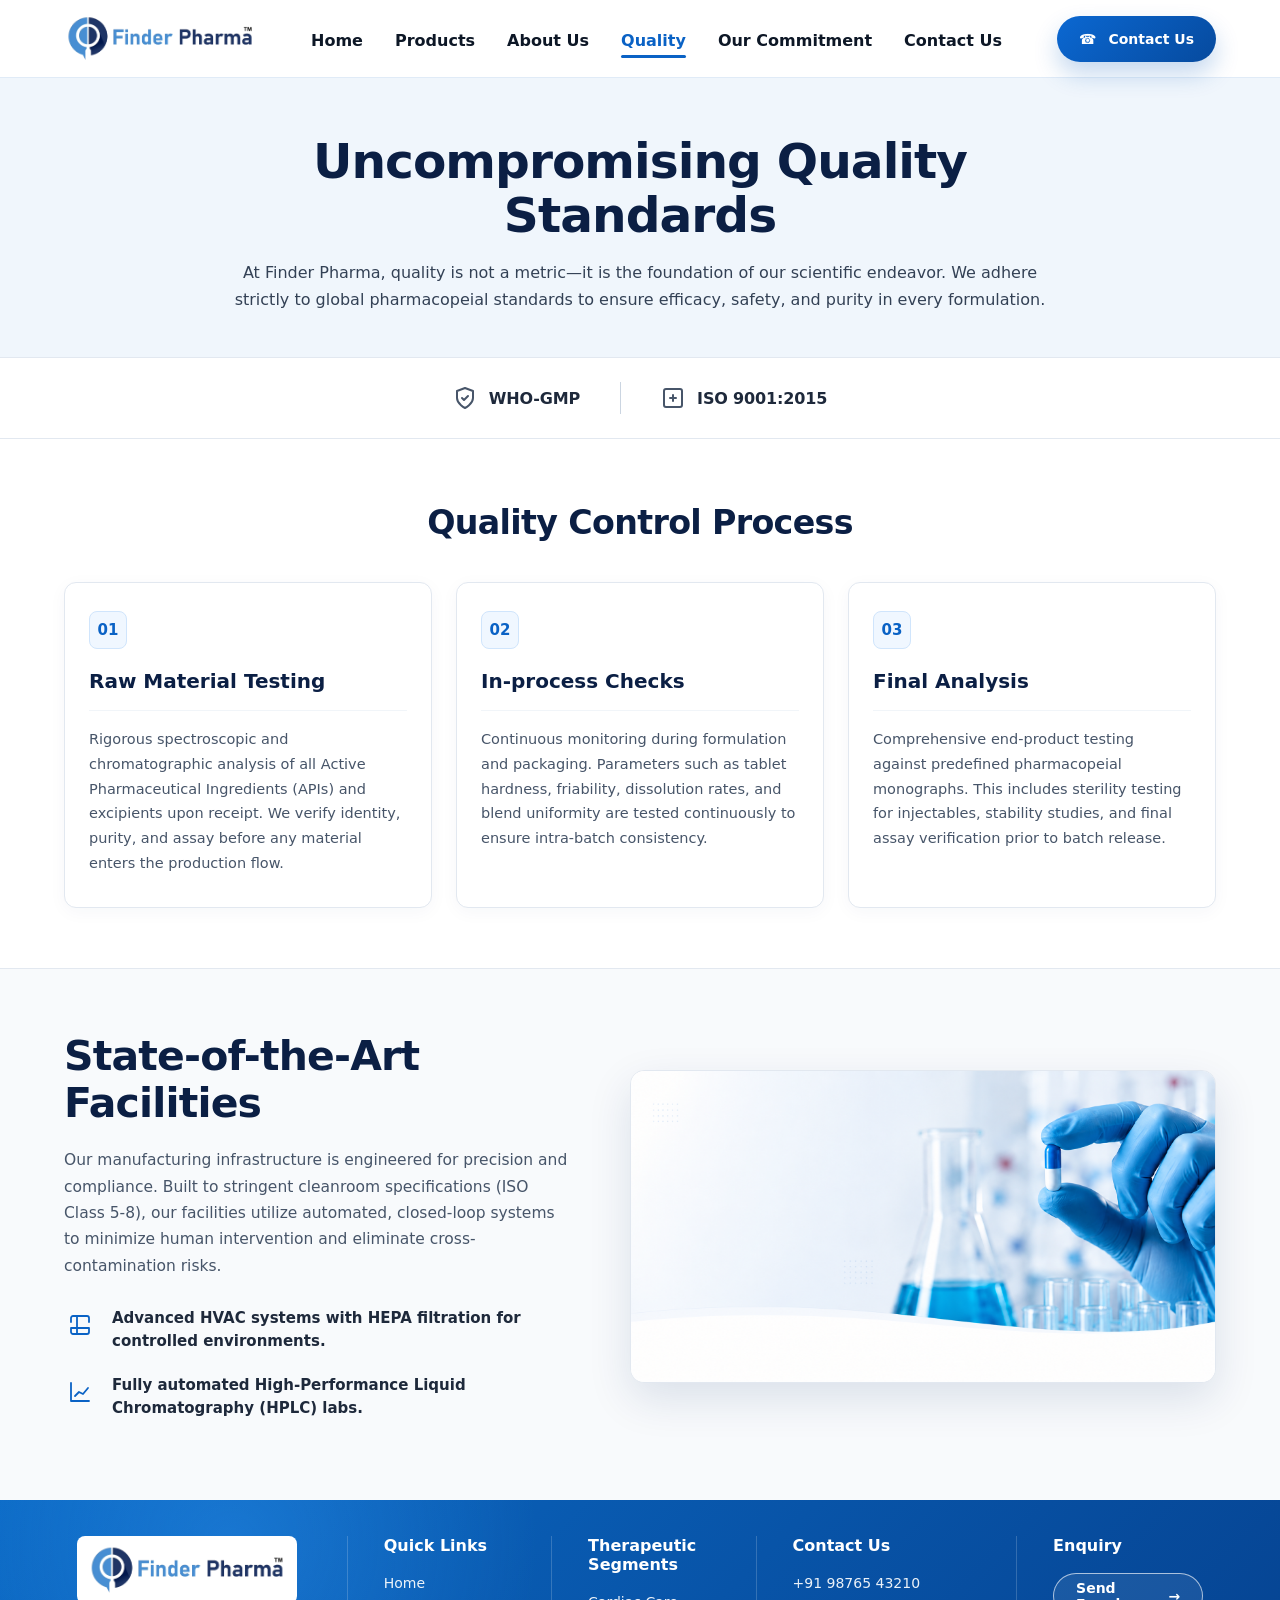
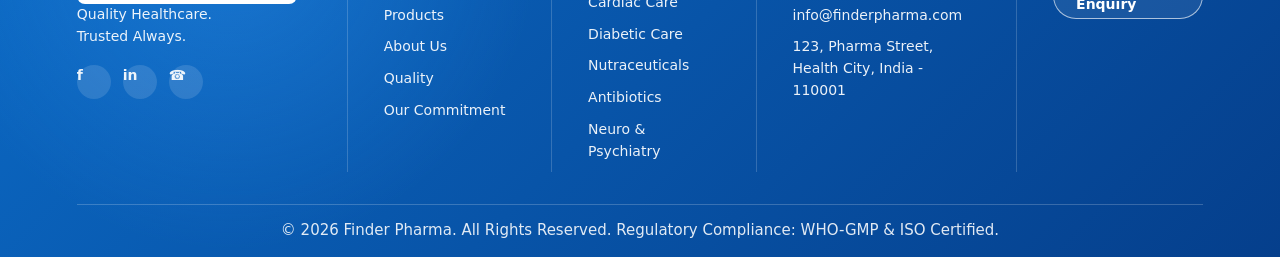
<file: quality.html>
<!doctype html>
<html lang="en">
  <head>
    <meta charset="UTF-8" />
    <meta name="viewport" content="width=device-width, initial-scale=1.0" />
    <title>Quality Standards | Finder Pharma</title>
    <link rel="stylesheet" href="./styles.css" />
    <style>
      /* ══════════════════════════════════════════════════
         Quality Standards Page – Matching Reference Design
      ══════════════════════════════════════════════════ */

      /* Hero Section */
      .quality-hero {
        padding: 56px clamp(20px, 5vw, 76px) 44px;
        background: #f0f6fc;
        text-align: center;
      }

      .quality-hero-inner {
        max-width: 820px;
        margin: 0 auto;
      }

      .quality-hero h1 {
        margin: 0 0 16px;
        color: #0b1f44;
        font-size: clamp(32px, 3.8vw, 50px);
        font-weight: 900;
        line-height: 1.12;
        letter-spacing: -0.02em;
      }

      .quality-hero p {
        margin: 0;
        color: #334155;
        font-size: 16px;
        line-height: 1.7;
      }

      /* Certifications Bar */
      .quality-cert-bar {
        display: flex;
        align-items: center;
        justify-content: center;
        gap: 40px;
        padding: 24px clamp(20px, 5vw, 76px);
        background: #ffffff;
        border-top: 1px solid #e2e8f0;
        border-bottom: 1px solid #e2e8f0;
      }

      .cert-item {
        display: inline-flex;
        align-items: center;
        gap: 12px;
        color: #1e293b;
        font-size: 16px;
        font-weight: 800;
        letter-spacing: -0.01em;
      }

      .cert-item svg {
        width: 24px;
        height: 24px;
        stroke-width: 2px;
        color: #475569;
      }

      .cert-divider {
        width: 1px;
        height: 32px;
        background: #cbd5e1;
      }

      /* Quality Control Process Section */
      .qc-process-section {
        padding: 64px clamp(20px, 5vw, 76px) 60px;
        background: #ffffff;
      }

      .qc-container {
        max-width: 1280px;
        margin: 0 auto;
      }

      .qc-process-section h2.section-main-title {
        margin: 0 0 40px;
        color: #0b1f44;
        font-size: clamp(26px, 2.6vw, 34px);
        font-weight: 900;
        text-align: center;
        letter-spacing: -0.02em;
      }

      .qc-steps-grid {
        display: grid;
        grid-template-columns: repeat(3, 1fr);
        gap: 24px;
      }

      .qc-step-card {
        padding: 28px 24px 32px;
        background: #ffffff;
        border: 1px solid #e2e8f0;
        border-radius: 12px;
        box-shadow: 0 4px 18px rgba(8, 43, 97, 0.04);
        transition: all 200ms ease;
      }

      .qc-step-card:hover {
        border-color: #cbd5e1;
        box-shadow: 0 12px 32px rgba(8, 43, 97, 0.08);
        transform: translateY(-3px);
      }

      .step-num-badge {
        display: inline-flex;
        align-items: center;
        justify-content: center;
        width: 38px;
        height: 38px;
        background: #f0f7ff;
        border: 1px solid #d0e5fc;
        border-radius: 8px;
        color: #0a62c5;
        font-size: 15px;
        font-weight: 900;
        margin-bottom: 20px;
      }

      .qc-step-card h3 {
        margin: 0 0 16px;
        color: #0b1f44;
        font-size: 20px;
        font-weight: 800;
        line-height: 1.25;
      }

      .qc-step-card hr {
        border: 0;
        border-top: 1px solid #f1f5f9;
        margin: 0 0 16px;
      }

      .qc-step-card p {
        margin: 0;
        color: #475569;
        font-size: 14.5px;
        line-height: 1.7;
      }

      /* State-of-the-Art Facilities Section */
      .facilities-section {
        padding: 64px clamp(20px, 5vw, 76px) 80px;
        background: #f8fafc;
        border-top: 1px solid #e2e8f0;
      }

      .facilities-container {
        display: grid;
        grid-template-columns: 1fr 1.15fr;
        gap: 56px;
        align-items: center;
        max-width: 1280px;
        margin: 0 auto;
      }

      .facilities-copy h2 {
        margin: 0 0 20px;
        color: #0b1f44;
        font-size: clamp(28px, 3.2vw, 42px);
        font-weight: 900;
        line-height: 1.15;
        letter-spacing: -0.02em;
      }

      .facilities-copy > p {
        margin: 0 0 28px;
        color: #475569;
        font-size: 15.5px;
        line-height: 1.7;
      }

      .facilities-features-list {
        display: grid;
        gap: 20px;
      }

      .facility-feature-item {
        display: flex;
        align-items: flex-start;
        gap: 16px;
      }

      .facility-feature-icon {
        display: grid;
        place-items: center;
        flex: 0 0 32px;
        width: 32px;
        height: 32px;
        color: #0a62c5;
        margin-top: 2px;
      }

      .facility-feature-icon svg {
        width: 24px;
        height: 24px;
        stroke-width: 1.8px;
      }

      .facility-feature-item p {
        margin: 0;
        color: #1e293b;
        font-size: 15px;
        font-weight: 600;
        line-height: 1.55;
      }

      .facility-image-wrap {
        border-radius: 14px;
        overflow: hidden;
        box-shadow: 0 16px 44px rgba(8, 43, 97, 0.12);
        border: 1px solid #e2e8f0;
        background: #ffffff;
      }

      .facility-image-wrap img {
        display: block;
        width: 100%;
        height: 100%;
        max-height: 420px;
        object-fit: cover;
        object-position: center;
      }

      /* Responsive */
      @media (max-width: 960px) {
        .qc-steps-grid {
          grid-template-columns: 1fr;
        }

        .facilities-container {
          grid-template-columns: 1fr;
          gap: 36px;
        }
      }

      @media (max-width: 600px) {
        .quality-cert-bar {
          flex-direction: column;
          gap: 14px;
        }

        .cert-divider {
          display: none;
        }
      }
    </style>
  </head>
  <body>
    <header class="site-header">
      <a class="brand" href="./index.html" aria-label="Finder Pharma home">
        <img src="./finder-pharma-logo.png" alt="Finder Pharma" />
      </a>

      <button class="menu-toggle" type="button" aria-expanded="false" aria-controls="site-nav">
        <span></span><span></span><span></span>
      </button>

      <nav id="site-nav" class="site-nav" aria-label="Primary navigation">
        <a href="./index.html">Home</a>
        <a href="./products.html">Products</a>
        <a href="./about.html">About Us</a>
        <a href="./quality.html" class="active">Quality</a>
        <a href="./commitment.html">Our Commitment</a>
        <a href="./contact.html">Contact Us</a>
      </nav>

      <a class="contact-pill" href="./contact.html">
        <span aria-hidden="true">&#9742;</span>
        Contact Us
      </a>
    </header>

    <main>
      <!-- Hero Section -->
      <section class="quality-hero">
        <div class="quality-hero-inner">
          <h1>Uncompromising Quality Standards</h1>
          <p>
            At Finder Pharma, quality is not a metric—it is the foundation of our scientific endeavor. We adhere strictly to global pharmacopeial standards to ensure efficacy, safety, and purity in every formulation.
          </p>
        </div>
      </section>

      <!-- Certifications Bar -->
      <div class="quality-cert-bar" aria-label="Compliance and Certifications">
        <div class="cert-item">
          <svg viewBox="0 0 24 24" fill="none" stroke="currentColor" stroke-linecap="round" stroke-linejoin="round">
            <path d="M12 22s8-4 8-10V5l-8-3-8 3v7c0 6 8 10 8 10z"/>
            <path d="m9 12 2 2 4-4"/>
          </svg>
          <span>WHO-GMP</span>
        </div>
        <div class="cert-divider" aria-hidden="true"></div>
        <div class="cert-item">
          <svg viewBox="0 0 24 24" fill="none" stroke="currentColor" stroke-linecap="round" stroke-linejoin="round">
            <rect x="3" y="3" width="18" height="18" rx="2"/>
            <path d="M9 12h6"/>
            <path d="M12 9v6"/>
          </svg>
          <span>ISO 9001:2015</span>
        </div>
      </div>

      <!-- Quality Control Process -->
      <section class="qc-process-section" aria-label="Quality Control Process">
        <div class="qc-container">
          <h2 class="section-main-title">Quality Control Process</h2>
          <div class="qc-steps-grid">
            <!-- Step 01 -->
            <article class="qc-step-card">
              <span class="step-num-badge">01</span>
              <h3>Raw Material Testing</h3>
              <hr />
              <p>
                Rigorous spectroscopic and chromatographic analysis of all Active Pharmaceutical Ingredients (APIs) and excipients upon receipt. We verify identity, purity, and assay before any material enters the production flow.
              </p>
            </article>

            <!-- Step 02 -->
            <article class="qc-step-card">
              <span class="step-num-badge">02</span>
              <h3>In-process Checks</h3>
              <hr />
              <p>
                Continuous monitoring during formulation and packaging. Parameters such as tablet hardness, friability, dissolution rates, and blend uniformity are tested continuously to ensure intra-batch consistency.
              </p>
            </article>

            <!-- Step 03 -->
            <article class="qc-step-card">
              <span class="step-num-badge">03</span>
              <h3>Final Analysis</h3>
              <hr />
              <p>
                Comprehensive end-product testing against predefined pharmacopeial monographs. This includes sterility testing for injectables, stability studies, and final assay verification prior to batch release.
              </p>
            </article>
          </div>
        </div>
      </section>

      <!-- State-of-the-Art Facilities -->
      <section class="facilities-section" aria-label="State of the Art Facilities">
        <div class="facilities-container">
          <div class="facilities-copy">
            <h2>State-of-the-Art Facilities</h2>
            <p>
              Our manufacturing infrastructure is engineered for precision and compliance. Built to stringent cleanroom specifications (ISO Class 5-8), our facilities utilize automated, closed-loop systems to minimize human intervention and eliminate cross-contamination risks.
            </p>
            <div class="facilities-features-list">
              <div class="facility-feature-item">
                <span class="facility-feature-icon" aria-hidden="true">
                  <svg viewBox="0 0 24 24" fill="none" stroke="currentColor" stroke-linecap="round" stroke-linejoin="round">
                    <path d="M9 3H5a2 2 0 0 0-2 2v4m6-6h10a2 2 0 0 1 2 2v4M9 3v18m0 0h10a2 2 0 0 0 2-2v-4M9 21H5a2 2 0 0 1-2-2v-4m0 0h18"/>
                  </svg>
                </span>
                <p>Advanced HVAC systems with HEPA filtration for controlled environments.</p>
              </div>

              <div class="facility-feature-item">
                <span class="facility-feature-icon" aria-hidden="true">
                  <svg viewBox="0 0 24 24" fill="none" stroke="currentColor" stroke-linecap="round" stroke-linejoin="round">
                    <path d="M3 3v18h18"/>
                    <path d="M7 16l4-4 4 2 5-6"/>
                  </svg>
                </span>
                <p>Fully automated High-Performance Liquid Chromatography (HPLC) labs.</p>
              </div>
            </div>
          </div>

          <div class="facility-image-wrap">
            <img src="./assets/hero-lab.png" alt="Advanced pharmaceutical cleanroom and manufacturing facility" />
          </div>
        </div>
      </section>
    </main>

    <footer id="contact" class="site-footer">
      <div class="footer-grid">
        <div>
          <a class="brand footer-brand" href="./index.html" aria-label="Finder Pharma home">
            <img src="./finder-pharma-logo.png" alt="Finder Pharma" />
          </a>
          <p>Quality Healthcare.<br />Trusted Always.</p>
          <div class="socials" aria-label="Social links">
            <a href="#" aria-label="Facebook">f</a>
            <a href="#" aria-label="LinkedIn">in</a>
            <a href="#" aria-label="WhatsApp">&#9742;</a>
          </div>
        </div>
        <div>
          <h3>Quick Links</h3>
          <a href="./index.html">Home</a>
          <a href="./products.html">Products</a>
          <a href="./about.html">About Us</a>
          <a href="./quality.html">Quality</a>
          <a href="./commitment.html">Our Commitment</a>
        </div>
        <div>
          <h3>Therapeutic Segments</h3>
          <a href="./products.html?category=cardiac">Cardiac Care</a>
          <a href="./products.html?category=diabetic">Diabetic Care</a>
          <a href="./products.html?category=nutra">Nutraceuticals</a>
          <a href="./products.html?category=antibiotics">Antibiotics</a>
          <a href="./products.html?category=neuro">Neuro & Psychiatry</a>
        </div>
        <div>
          <h3>Contact Us</h3>
          <p>+91 98765 43210</p>
          <p>info@finderpharma.com</p>
          <p>123, Pharma Street,<br />Health City, India - 110001</p>
        </div>
        <div>
          <h3>Enquiry</h3>
          <a class="enquiry-button" href="mailto:info@finderpharma.com">
            Send Enquiry
            <span aria-hidden="true">&rarr;</span>
          </a>
        </div>
      </div>
      <p class="copyright">&copy; 2026 Finder Pharma. All Rights Reserved. Regulatory Compliance: WHO-GMP & ISO Certified.</p>
    </footer>

    <script src="./script.js"></script>
  </body>
</html>
</file>
<file: styles.css>
:root {
  --blue-950: #082b61;
  --blue-900: #0c3f86;
  --blue-700: #0a62c5;
  --blue-600: #0876d7;
  --blue-100: #e8f4ff;
  --green: #79b835;
  --ink: #101828;
  --muted: #526070;
  --line: #dbe8f6;
  --surface: #ffffff;
  --shadow: 0 18px 45px rgba(8, 43, 97, 0.12);
}

* {
  box-sizing: border-box;
}

html {
  scroll-behavior: smooth;
}

body {
  margin: 0;
  color: var(--ink);
  font-size: 15px;
  font-family: Inter, ui-sans-serif, system-ui, -apple-system, BlinkMacSystemFont, "Segoe UI", sans-serif;
  background: #f8fbff;
}

a {
  color: inherit;
  text-decoration: none;
}

.site-header {
  position: sticky;
  top: 0;
  z-index: 20;
  display: grid;
  grid-template-columns: auto 1fr auto;
  align-items: center;
  gap: 28px;
  min-height: 78px;
  padding: 0 clamp(20px, 5vw, 76px);
  background: rgba(255, 255, 255, 0.94);
  border-bottom: 1px solid rgba(219, 232, 246, 0.85);
  backdrop-filter: blur(16px);
}

.brand {
  display: inline-flex;
  align-items: center;
  width: clamp(160px, 15vw, 205px);
}

.brand img {
  display: block;
  width: 100%;
  height: auto;
}

.site-nav {
  justify-self: center;
  display: flex;
  align-items: center;
  gap: clamp(18px, 2.5vw, 36px);
  font-size: 16px;
  font-weight: 700;
}

.site-nav a {
  position: relative;
  padding: 28px 0 24px;
  color: #0d1726;
}

.site-nav a::after {
  content: "";
  position: absolute;
  left: 0;
  right: 0;
  bottom: 16px;
  height: 3px;
  border-radius: 999px;
  background: transparent;
}

.site-nav a:hover,
.site-nav a.active {
  color: var(--blue-700);
}

.site-nav a.active::after {
  background: var(--blue-700);
}

.contact-pill,
.primary-button,
.enquiry-button {
  display: inline-flex;
  align-items: center;
  justify-content: center;
  gap: 12px;
  min-height: 46px;
  padding: 0 22px;
  color: #fff;
  font-size: 14px;
  font-weight: 800;
  background: linear-gradient(135deg, #0b68d2, #064a9e);
  border-radius: 999px;
  box-shadow: 0 12px 24px rgba(8, 92, 190, 0.24);
}

.menu-toggle {
  display: none;
}

.hero {
  position: relative;
  min-height: 610px;
  overflow: hidden;
  background:
    linear-gradient(135deg, transparent 0 82%, #008f86 82.1% 89%, #064a9e 89.2% 100%),
    radial-gradient(circle at 8% 18%, rgba(8, 118, 215, 0.08) 0 80px, transparent 82px),
    linear-gradient(100deg, #ffffff 0%, #f7fbff 39%, #eef7ff 39.3%, #dbefff 100%);
}

.hero-slide {
  position: absolute;
  inset: 0;
  display: grid;
  grid-template-columns: minmax(380px, 0.78fr) minmax(520px, 1.22fr);
  opacity: 0;
  visibility: hidden;
  transition: opacity 1200ms ease, visibility 1200ms ease;
}

.hero-slide.active {
  opacity: 1;
  visibility: visible;
}

.hero::before {
  content: "";
  position: absolute;
  left: -84px;
  top: -150px;
  width: 55vw;
  min-width: 620px;
  height: 860px;
  background:
    linear-gradient(120deg, rgba(255, 255, 255, 0.96), rgba(255, 255, 255, 0.86)),
    radial-gradient(circle at 30% 25%, rgba(10, 98, 197, 0.09), transparent 34%);
  border-radius: 0 0 58% 0;
  box-shadow: 24px 0 60px rgba(8, 43, 97, 0.07);
  transform: skewX(-9deg);
}

.hero::after {
  content: "";
  position: absolute;
  left: -28px;
  top: 92px;
  width: 44vw;
  min-width: 480px;
  height: 380px;
  opacity: 0.34;
  background-image:
    linear-gradient(30deg, transparent 28px, rgba(8, 43, 97, 0.1) 29px, transparent 31px),
    linear-gradient(150deg, transparent 28px, rgba(8, 43, 97, 0.1) 29px, transparent 31px);
  background-size: 72px 82px;
  mask-image: linear-gradient(90deg, #000, transparent 82%);
}

.hero-copy {
  position: relative;
  z-index: 2;
  align-self: center;
  max-width: 620px;
  padding: 54px clamp(24px, 5vw, 74px) 126px;
  opacity: 0;
  transform: translateY(18px);
  transition: opacity 900ms ease 160ms, transform 900ms ease 160ms;
}

.hero-slide.active .hero-copy {
  opacity: 1;
  transform: translateY(0);
}

.hero-badge {
  position: relative;
  display: inline-flex;
  align-items: center;
  min-height: 52px;
  margin: 0 0 30px;
  padding: 0 18px;
  color: #0d1726;
  font-size: clamp(24px, 2.7vw, 42px);
  font-weight: 700;
  line-height: 1;
}

.hero-badge::before,
.hero-badge::after {
  content: "";
  position: absolute;
  inset: auto auto 2px 0;
  width: 100%;
  height: 34px;
  border-bottom: 4px solid #09a775;
  border-left: 4px solid #09a775;
  border-radius: 0 0 10px 10px;
}

.hero-badge::after {
  inset: auto 0 2px auto;
  width: 18px;
  border-left: 0;
  border-right: 4px solid #09a775;
}

.eyebrow {
  margin: 0 0 16px;
  color: var(--blue-700);
  font-size: 13px;
  font-weight: 900;
  text-transform: uppercase;
}

.hero h1 {
  margin: 0;
  max-width: 600px;
  color: #302c69;
  font-size: clamp(40px, 4.8vw, 76px);
  line-height: 1.06;
  letter-spacing: 0;
  text-transform: uppercase;
}

.hero h1 span,
.hero h1 strong {
  display: block;
}

.hero h1 span {
  color: #0b101d;
  font-size: clamp(20px, 2vw, 30px);
  font-weight: 800;
  line-height: 1.2;
  text-transform: none;
}

.hero h1 strong {
  margin-top: 16px;
  color: var(--blue-700);
  font-size: clamp(38px, 4.4vw, 70px);
  line-height: 0.95;
}

.hero-copy > p:not(.hero-badge) {
  max-width: 455px;
  margin: 28px 0 30px;
  color: #172235;
  font-size: 17px;
  line-height: 1.7;
}

.hero-slide > .primary-button {
  position: absolute;
  right: clamp(28px, 5vw, 84px);
  bottom: 42px;
  z-index: 7;
  display: flex;
  width: max-content;
  min-height: 40px;
  padding: 0 20px;
  color: #10213a;
  font-size: 13px;
  background: rgba(255, 255, 255, 0.9);
  box-shadow: 0 14px 34px rgba(8, 22, 44, 0.18);
  backdrop-filter: blur(10px);
}

.hero-media {
  position: relative;
  z-index: 1;
  min-height: 610px;
  overflow: hidden;
  clip-path: ellipse(78% 80% at 74% 48%);
}

.hero-media::before {
  content: "";
  position: absolute;
  z-index: 2;
  inset: 0 auto 0 0;
  width: 42%;
  background: linear-gradient(90deg, rgba(255, 255, 255, 0.94), rgba(255, 255, 255, 0));
}

.hero-media img {
  display: block;
  width: 100%;
  height: 100%;
  min-height: 610px;
  object-fit: cover;
  object-position: center;
  filter: saturate(1.04);
  transform: scale(1.04);
  transition: transform 2200ms ease, opacity 1200ms ease;
}

.hero-slide.active .hero-media img {
  transform: scale(1);
}

.hero-slide:first-child .hero-media img {
  object-position: center right;
}

.hero-slide:nth-child(2) .hero-media img {
  object-position: center;
}

.hero-slide:nth-child(3) .hero-media img {
  object-position: center;
}

.hero-slide:nth-child(4) .hero-media img {
  object-position: center 42%;
}

.hero-ring {
  position: absolute;
  z-index: 3;
  inset: -70px auto -100px -46px;
  width: 54%;
  min-width: 360px;
  border-left: 3px solid rgba(0, 143, 134, 0.72);
  border-radius: 58% 0 0 58%;
  pointer-events: none;
}

.hero-dots {
  position: absolute;
  z-index: 6;
  left: clamp(24px, 5vw, 74px);
  bottom: 42px;
  display: flex;
  gap: 10px;
}

.hero-dots button {
  width: 12px;
  height: 12px;
  padding: 0;
  background: rgba(8, 118, 215, 0.26);
  border: 0;
  border-radius: 999px;
  cursor: pointer;
  transition: width 200ms ease, background 200ms ease;
}

.hero-dots button.active {
  width: 34px;
  background: var(--blue-700);
}

.hero-highlights {
  position: relative;
  z-index: 4;
  display: grid;
  grid-template-columns: repeat(4, minmax(150px, 1fr));
  gap: clamp(18px, 4vw, 54px);
  width: min(78vw, 1120px);
  margin: -46px auto 0;
  padding: 32px clamp(22px, 4vw, 56px);
  background: #fff;
  border: 1px solid rgba(219, 232, 246, 0.9);
  border-radius: 8px;
  box-shadow: 0 22px 55px rgba(8, 43, 97, 0.14);
}

.hero-highlights article {
  display: grid;
  justify-items: center;
  gap: 14px;
  min-width: 0;
  text-align: center;
}

.hero-highlights img {
  width: min(100%, 168px);
  aspect-ratio: 1 / 1;
  object-fit: cover;
  background: #f8fbff;
  border: 1px solid #e4eef8;
  border-radius: 28% 72% 30% 70% / 70% 32% 68% 30%;
}

.hero-highlights article:first-child img {
  object-fit: contain;
  padding: 24px;
}

.hero-highlights h2 {
  margin: 0;
  color: var(--blue-950);
  font-size: 15px;
  line-height: 1.25;
}

.page-main {
  background: #fff;
}

.page-hero {
  padding: 78px clamp(20px, 5vw, 76px) 54px;
  color: #fff;
  background:
    linear-gradient(110deg, rgba(5, 63, 140, 0.95), rgba(8, 118, 215, 0.76)),
    url("./assets/pharmacy-shelves.jpg") center / cover no-repeat;
}

.page-hero h1 {
  max-width: 760px;
  margin: 0;
  font-size: clamp(34px, 4vw, 52px);
  line-height: 1.08;
}

.page-hero p {
  max-width: 670px;
  margin: 18px 0 0;
  font-size: 17px;
  line-height: 1.7;
}

.simple-section {
  padding: 56px clamp(20px, 5vw, 76px);
}

.simple-grid {
  display: grid;
  grid-template-columns: repeat(3, minmax(220px, 1fr));
  gap: 24px;
  max-width: 1180px;
  margin: 0 auto;
}

.simple-grid article,
.contact-panel {
  padding: 26px;
  background: #fff;
  border: 1px solid var(--line);
  border-radius: 8px;
  box-shadow: var(--shadow);
}

.simple-grid h2,
.contact-panel h2 {
  margin: 14px 0 10px;
  color: var(--blue-950);
  font-size: 21px;
}

.simple-grid p,
.contact-panel p,
.content-list {
  margin: 0;
  color: #243244;
  font-size: 15px;
  line-height: 1.65;
}

.content-list {
  padding-left: 20px;
}

.content-list li + li {
  margin-top: 8px;
}

.contact-layout {
  display: grid;
  grid-template-columns: minmax(260px, 0.8fr) minmax(320px, 1.2fr);
  gap: 28px;
  max-width: 1080px;
  margin: 0 auto;
}

.contact-list {
  display: grid;
  gap: 18px;
}

.contact-form {
  display: grid;
  gap: 14px;
}

.contact-form input,
.contact-form textarea {
  width: 100%;
  padding: 13px 14px;
  color: var(--ink);
  font: inherit;
  background: #f8fbff;
  border: 1px solid var(--line);
  border-radius: 8px;
}

.contact-form textarea {
  min-height: 138px;
  resize: vertical;
}

.about-section,
.products-section,
.commitment-section {
  padding-inline: clamp(20px, 5vw, 76px);
}

.about-section {
  position: relative;
  z-index: 3;
  display: grid;
  grid-template-columns: minmax(240px, 350px) minmax(280px, 1fr) minmax(300px, 440px);
  gap: 34px;
  align-items: center;
  padding-top: 18px;
  padding-bottom: 56px;
  background: #fff;
}

.about-section::before {
  content: "";
  position: absolute;
  left: clamp(18px, 4vw, 58px);
  top: 36px;
  width: min(31vw, 360px);
  height: 70%;
  background: linear-gradient(135deg, rgba(10, 98, 197, 0.13), rgba(0, 143, 134, 0.11));
  clip-path: polygon(14% 0, 100% 0, 86% 100%, 0 100%);
  z-index: 0;
}

.about-section > * {
  position: relative;
  z-index: 1;
}

.photo-panel {
  margin: 0;
  overflow: hidden;
  border-radius: 8px;
  box-shadow: var(--shadow);
}

.photo-panel img,
.product-showcase img,
.commitment-photo img {
  display: block;
  width: 100%;
  height: 100%;
  object-fit: cover;
}

.about-photo {
  position: relative;
  aspect-ratio: 1.45 / 1;
  border-radius: 0;
  clip-path: polygon(0 0, 90% 0, 100% 18%, 100% 100%, 10% 100%, 0 82%);
  box-shadow: 0 24px 52px rgba(8, 43, 97, 0.18);
}

.about-photo img {
  object-position: center 38%;
}

.product-showcase {
  display: grid;
  grid-template-columns: minmax(180px, 340px) minmax(260px, 1fr);
  align-items: center;
  gap: 28px;
  max-width: 980px;
  margin: 0 auto 24px;
  padding: 14px;
  text-align: left;
  background: rgba(255, 255, 255, 0.78);
  border: 1px solid var(--line);
  border-radius: 8px;
  box-shadow: 0 14px 36px rgba(8, 43, 97, 0.09);
}

.product-showcase img {
  aspect-ratio: 1.85 / 1;
  border-radius: 6px;
}

.product-showcase h3 {
  margin: 0 0 8px;
  color: var(--blue-950);
  font-size: clamp(20px, 2.1vw, 25px);
}

.product-showcase p {
  max-width: 560px;
  margin: 0;
  color: #243244;
  font-size: 15px;
  line-height: 1.65;
}

.commitment-photo {
  align-self: stretch;
  min-height: 210px;
  margin: 0;
  overflow: hidden;
  border-radius: 8px;
}

.commitment-photo img {
  object-position: center;
}

.building-logo {
  height: auto;
}

.window-row {
  position: absolute;
  left: 20px;
  right: 110px;
  height: 18px;
  background: repeating-linear-gradient(90deg, #74a8ca 0 38px, transparent 38px 46px);
}

.row-one {
  top: 42px;
}

.row-two {
  top: 72px;
}

.entrance {
  position: absolute;
  left: 110px;
  bottom: 0;
  width: 44px;
  height: 50px;
  background: #4a718b;
}

.lawn {
  position: absolute;
  left: 0;
  right: 0;
  bottom: 0;
  height: 34px;
  background: linear-gradient(90deg, #6aaa43, #98c764);
}

.about-copy h2,
.section-heading h2,
.commitment-section h2 {
  margin: 0 0 14px;
  color: var(--blue-950);
  font-size: clamp(25px, 2.5vw, 31px);
  line-height: 1.12;
}

.about-copy h2 span,
.commitment-section h2,
.section-heading h2 {
  color: var(--blue-700);
}

.about-copy p,
.commitment-section p,
.commitment-section li {
  color: #111827;
  font-size: 15px;
  line-height: 1.65;
}

.text-link {
  display: inline-flex;
  gap: 10px;
  color: var(--blue-700);
  font-size: 14px;
  font-weight: 900;
}

.value-grid {
  display: grid;
  grid-template-columns: repeat(2, minmax(130px, 1fr));
  gap: 22px 28px;
}

.value-grid article,
.commitment-section article {
  min-width: 0;
}

.icon,
.large-icon {
  display: inline-grid;
  place-items: center;
  flex: 0 0 auto;
  width: 52px;
  height: 52px;
  color: var(--blue-700);
  font-size: 23px;
  font-weight: 900;
  background: linear-gradient(135deg, #dfeeff, #f8fbff);
  border-radius: 999px;
}

.icon svg,
.large-icon svg {
  width: 24px;
  height: 24px;
  stroke-width: 2.2px;
  display: block;
}

.value-grid article {
  display: grid;
  grid-template-columns: auto 1fr;
  column-gap: 16px;
  align-items: center;
  padding: 12px;
  background: linear-gradient(135deg, #ffffff, #f5faff);
  border: 1px solid rgba(10, 98, 197, 0.12);
  border-radius: 8px;
}

.value-grid .icon {
  grid-row: span 2;
  width: 58px;
  height: 58px;
  color: #fff;
  background: linear-gradient(135deg, var(--blue-700), #008f86);
  border-radius: 18px;
  clip-path: polygon(50% 0, 100% 50%, 50% 100%, 0 50%);
  box-shadow: 0 16px 28px rgba(10, 98, 197, 0.2);
  line-height: 1;
}

.value-grid h3,
.commitment-section h3 {
  margin: 2px 0 8px;
  color: #071f47;
  font-size: 16px;
}

.value-grid p {
  margin: 0;
  color: #243244;
  font-size: 14px;
  line-height: 1.5;
}

.products-section {
  padding-top: 34px;
  padding-bottom: 24px;
  text-align: center;
  background:
    radial-gradient(circle at 18% 15%, rgba(8, 118, 215, 0.08), transparent 24%),
    linear-gradient(180deg, #eef7ff, #f9fcff);
}

.section-heading h2 {
  position: relative;
  display: inline-block;
}

.section-heading h2::after {
  content: "";
  position: absolute;
  left: 24%;
  right: 24%;
  bottom: -12px;
  height: 4px;
  border-radius: 999px;
  background: var(--blue-700);
}

.section-heading p {
  margin: 22px 0 24px;
  color: #182233;
  font-size: 15px;
}

.carousel-shell {
  display: grid;
  grid-template-columns: 48px 1fr 48px;
  align-items: center;
  gap: 18px;
  max-width: 1280px;
  margin: 0 auto;
}

.product-track {
  display: grid;
  grid-auto-flow: column;
  grid-auto-columns: minmax(190px, 1fr);
  gap: 20px;
  overflow-x: auto;
  padding: 8px 2px 18px;
  scrollbar-width: none;
  scroll-snap-type: x mandatory;
}

.product-track::-webkit-scrollbar {
  display: none;
}

.product-card {
  min-height: 264px;
  padding: 24px 18px 20px;
  background: #fff;
  border: 1px solid var(--line);
  border-radius: 8px;
  box-shadow: var(--shadow);
  scroll-snap-align: start;
  cursor: pointer;
  transition: transform 180ms ease, box-shadow 180ms ease, border-color 180ms ease;
}

.product-card:hover,
.product-card:focus {
  border-color: rgba(10, 98, 197, 0.5);
  box-shadow: 0 22px 48px rgba(8, 43, 97, 0.16);
  outline: none;
  transform: translateY(-4px);
}

.product-card h3 {
  margin: 22px 0 6px;
  color: var(--blue-900);
  font-size: 18px;
}

.product-card p {
  margin: 0;
  color: var(--blue-700);
  font-size: 14px;
  font-weight: 700;
}

.product-card-image {
  display: block;
  width: min(100%, 188px);
  aspect-ratio: 2 / 1;
  margin: 0 auto;
  object-fit: cover;
  object-position: center;
  background: #f5f7fa;
  border: 1px solid #d8e1ea;
  border-radius: 8px;
  box-shadow: 0 18px 30px rgba(10, 38, 84, 0.13);
}

.medicine-box {
  position: relative;
  display: grid;
  align-content: center;
  justify-items: start;
  width: 168px;
  height: 96px;
  margin: 0 auto;
  padding: 16px 18px;
  color: #1c2636;
  text-align: left;
  background: linear-gradient(160deg, #fff, #edf3f8);
  border: 1px solid #d8e1ea;
  box-shadow: 18px 20px 18px rgba(10, 38, 84, 0.1);
  transform: perspective(360px) rotateY(-15deg);
}

.medicine-box::before {
  content: "";
  position: absolute;
  inset: 0 0 auto;
  height: 16px;
  background: var(--accent);
}

.medicine-box::after {
  content: "";
  position: absolute;
  right: -22px;
  top: 11px;
  width: 22px;
  height: 96px;
  background: color-mix(in srgb, var(--accent), #101828 18%);
  transform: skewY(42deg);
  transform-origin: left top;
}

.medicine-box span {
  max-width: 125px;
  font-size: 12px;
}

.medicine-box strong {
  max-width: 125px;
  color: var(--blue-950);
  font-size: 18px;
}

.red {
  --accent: #d6403a;
}

.green {
  --accent: #6aa646;
}

.navy {
  --accent: #114a8f;
}

.crimson {
  --accent: #c62127;
}

.pink {
  --accent: #e168b0;
}

.carousel-control {
  width: 48px;
  height: 48px;
  color: var(--blue-700);
  font-size: 34px;
  line-height: 1;
  background: #fff;
  border: 1px solid var(--line);
  border-radius: 999px;
  box-shadow: var(--shadow);
  cursor: pointer;
}

.compact {
  min-width: 210px;
  margin-top: 2px;
}

.product-modal {
  position: fixed;
  inset: 0;
  z-index: 50;
  display: none;
  place-items: center;
  padding: 24px;
  background: rgba(8, 22, 44, 0.52);
}

.product-modal.open {
  display: grid;
}

.product-modal-panel {
  position: relative;
  width: min(92vw, 520px);
  padding: 34px;
  background: #fff;
  border: 1px solid var(--line);
  border-radius: 8px;
  box-shadow: 0 28px 80px rgba(8, 22, 44, 0.28);
}

.product-modal-panel h2 {
  margin: 0 0 18px;
  color: var(--blue-950);
  font-size: clamp(26px, 3vw, 34px);
}

.modal-image {
  display: none;
  width: 100%;
  max-height: 240px;
  margin-bottom: 20px;
  object-fit: contain;
  background: #f8fbff;
  border: 1px solid var(--line);
  border-radius: 8px;
}

.modal-image[src] {
  display: block;
}

.modal-close {
  position: absolute;
  top: 14px;
  right: 14px;
  display: grid;
  place-items: center;
  width: 38px;
  height: 38px;
  color: var(--blue-900);
  font-size: 28px;
  line-height: 1;
  background: #eef7ff;
  border: 1px solid var(--line);
  border-radius: 999px;
  cursor: pointer;
}

.modal-products {
  display: grid;
  gap: 10px;
  margin: 0;
  padding: 0;
  list-style: none;
}

.modal-products li {
  padding: 12px 14px;
  color: #182233;
  font-weight: 800;
  background: #f8fbff;
  border: 1px solid var(--line);
  border-radius: 8px;
}

.commitment-section {
  display: grid;
  grid-template-columns: 1.6fr 0.78fr 1fr;
  gap: 34px;
  max-width: 1280px;
  margin: 0 auto 24px;
  padding-top: 26px;
  padding-bottom: 26px;
  background: #fff;
  border: 1px solid var(--line);
  border-radius: 8px;
  box-shadow: var(--shadow);
}

.commitment-main {
  display: grid;
  grid-template-columns: auto 1fr;
  gap: 28px;
}

.large-icon {
  width: 64px;
  height: 64px;
  font-size: 32px;
}

.commitment-section article + article {
  border-left: 1px solid var(--line);
  padding-left: 28px;
}

.commitment-section ul {
  margin: 0;
  padding-left: 20px;
}

.site-footer {
  color: #fff;
  background:
    radial-gradient(circle at 18% 12%, rgba(55, 161, 255, 0.32), transparent 28%),
    linear-gradient(135deg, #0b69c4, #053f8c);
  padding: 36px clamp(20px, 6vw, 84px) 18px;
}

.footer-grid {
  display: grid;
  grid-template-columns: 1.25fr 0.9fr 0.9fr 1.2fr 1fr;
  gap: 36px;
  max-width: 1280px;
  margin: 0 auto 32px;
}

.footer-grid > div {
  min-width: 0;
}

.footer-grid > div + div {
  border-left: 1px solid rgba(255, 255, 255, 0.18);
  padding-left: 36px;
}

.footer-brand {
  width: 220px;
  padding: 7px 10px;
  background: #fff;
  border-radius: 8px;
}

.footer-grid h3 {
  margin: 0 0 18px;
  font-size: 16px;
}

.footer-grid a:not(.brand):not(.enquiry-button),
.footer-grid p {
  display: block;
  margin: 0 0 10px;
  color: rgba(255, 255, 255, 0.92);
  font-size: 14px;
  line-height: 1.55;
}

.socials {
  display: flex;
  gap: 12px;
  margin-top: 18px;
}

.socials a {
  display: grid;
  place-items: center;
  width: 34px;
  height: 34px;
  background: rgba(255, 255, 255, 0.13);
  border-radius: 999px;
  font-weight: 800;
}

.enquiry-button {
  width: 100%;
  max-width: 230px;
  border: 1px solid rgba(255, 255, 255, 0.64);
  background: rgba(255, 255, 255, 0.08);
  box-shadow: none;
}

.copyright {
  max-width: 1280px;
  margin: 0 auto;
  padding-top: 16px;
  color: rgba(255, 255, 255, 0.88);
  text-align: center;
  border-top: 1px solid rgba(255, 255, 255, 0.2);
}

@media (max-width: 1060px) {
  .site-header {
    display: flex;
    justify-content: space-between;
    align-items: center;
  }

  .site-nav {
    position: absolute;
    left: 20px;
    right: 20px;
    top: 72px;
    display: none;
    padding: 18px;
    background: #fff;
    border: 1px solid var(--line);
    border-radius: 8px;
    box-shadow: var(--shadow);
  }

  .site-nav.open {
    display: grid;
    gap: 4px;
  }

  .site-nav a {
    padding: 12px 4px;
  }

  .site-nav a::after {
    bottom: 4px;
  }

  .menu-toggle {
    display: grid;
    gap: 5px;
    width: 46px;
    height: 46px;
    padding: 12px;
    background: #fff;
    border: 1px solid var(--line);
    border-radius: 999px;
  }

  .menu-toggle span {
    display: block;
    height: 2px;
    background: var(--blue-900);
  }

  .contact-pill {
    display: none;
  }

  .hero-slide,
  .about-section,
  .commitment-section,
  .footer-grid,
  .simple-grid,
  .contact-layout {
    grid-template-columns: 1fr;
  }

  .hero {
    min-height: 820px;
    background:
      linear-gradient(135deg, transparent 0 86%, #008f86 86.1% 92%, #064a9e 92.2% 100%),
      linear-gradient(180deg, #ffffff 0%, #f7fbff 54%, #dbefff 100%);
  }

  .hero::before {
    width: 120vw;
    min-width: 0;
    height: 610px;
  }

  .hero::after {
    width: 100vw;
    min-width: 0;
  }

  .hero-copy {
    padding-bottom: 28px;
  }

  .hero-slide > .primary-button {
    right: 24px;
    bottom: 32px;
  }

  .hero-media {
    min-height: 390px;
    clip-path: ellipse(92% 78% at 58% 46%);
    background-position: center right;
  }

  .hero-media img {
    min-height: 390px;
  }

  .hero-highlights {
    grid-template-columns: repeat(2, minmax(140px, 1fr));
    width: min(92vw, 680px);
    margin-top: -28px;
  }

  .commitment-section article + article,
  .footer-grid > div + div {
    border-left: 0;
    padding-left: 0;
  }
}

@media (max-width: 680px) {
  .site-header {
    min-height: 76px;
    padding-inline: 16px;
  }

  .brand {
    width: 168px;
  }

  .hero,
  .hero-slide {
    grid-template-columns: 1fr;
  }

  .hero {
    min-height: 805px;
  }

  .hero::before {
    left: -54px;
    top: -92px;
    transform: skewX(-5deg);
  }

  .hero h1 {
    font-size: 38px;
  }

  .hero h1 strong {
    font-size: 36px;
  }

  .hero-badge {
    margin-bottom: 22px;
    font-size: 24px;
  }

  .hero-media {
    min-height: 310px;
    clip-path: ellipse(104% 82% at 58% 46%);
  }

  .hero-media img {
    min-height: 310px;
  }

  .hero-slide > .primary-button {
    right: 18px;
    bottom: 28px;
    max-width: calc(100vw - 130px);
    min-height: 38px;
    padding: 0 16px;
    font-size: 12px;
  }

  .hero-ring {
    inset: -50px auto -74px -30px;
    width: 68%;
    min-width: 220px;
  }

  .hero-highlights {
    grid-template-columns: 1fr 1fr;
    gap: 18px;
    padding: 22px 16px;
  }

  .hero-highlights img {
    width: min(100%, 126px);
  }

  .hero-highlights h2 {
    font-size: 13px;
  }

  .value-grid,
  .commitment-main,
  .product-showcase {
    grid-template-columns: 1fr;
  }

  .carousel-shell {
    grid-template-columns: 1fr;
  }

  .carousel-control {
    display: none;
  }

  .product-track {
    grid-auto-columns: minmax(228px, 78vw);
  }

  .footer-grid {
    gap: 24px;
  }
}

/* ══════════════════════════════════════════
   Therapeutic Focus Areas – Bento Grid
══════════════════════════════════════════ */
.focus-section {
  padding: 56px clamp(20px, 5vw, 76px) 40px;
  background: #f4f8ff;
}

.focus-heading {
  max-width: 820px;
  margin: 0 auto 36px;
  text-align: center;
}

.focus-heading h2 {
  margin: 0 0 12px;
  color: var(--blue-950);
  font-size: clamp(26px, 2.8vw, 36px);
  font-weight: 800;
  line-height: 1.1;
}

.focus-heading p {
  margin: 0;
  color: var(--muted);
  font-size: 15px;
  line-height: 1.65;
}

/* Bento grid: 2 columns, 2 rows */
.focus-bento {
  display: grid;
  grid-template-columns: 1fr 1fr;
  grid-template-rows: auto auto;
  gap: 16px;
  max-width: 1280px;
  margin: 0 auto;
}

/* Base card */
.focus-card {
  position: relative;
  overflow: hidden;
  border-radius: 10px;
  cursor: pointer;
  transition: transform 220ms ease, box-shadow 220ms ease;
}

.focus-card:hover,
.focus-card:focus {
  transform: translateY(-4px);
  box-shadow: 0 24px 56px rgba(8, 43, 97, 0.18);
  outline: none;
}

/* Image-backed cards */
.focus-card:not(.focus-featured) img {
  display: block;
  width: 100%;
  height: 220px;
  object-fit: cover;
  filter: brightness(0.68) saturate(1.1);
  transition: filter 300ms ease, transform 300ms ease;
}

.focus-card:not(.focus-featured):hover img {
  filter: brightness(0.56) saturate(1.2);
  transform: scale(1.04);
}

/* Card body overlay */
.focus-card-body {
  position: absolute;
  inset: 0;
  display: flex;
  flex-direction: column;
  justify-content: flex-end;
  padding: 20px 22px;
  color: #fff;
}

.focus-card-body h3 {
  margin: 6px 0 6px;
  font-size: clamp(18px, 1.8vw, 22px);
  font-weight: 800;
  line-height: 1.15;
}

.focus-card-body p {
  margin: 0;
  font-size: 13px;
  line-height: 1.55;
  opacity: 0.9;
}

/* Tag pill */
.focus-tag {
  display: inline-block;
  padding: 3px 10px;
  font-size: 10px;
  font-weight: 900;
  letter-spacing: 0.08em;
  text-transform: uppercase;
  border: 1px solid rgba(255, 255, 255, 0.7);
  border-radius: 999px;
  color: #fff;
  width: fit-content;
}

.focus-tag--specialty {
  border-color: var(--blue-700);
  color: var(--blue-700);
  background: rgba(10, 98, 197, 0.08);
}

/* Featured (Gastro) card – no bg image, light panel style */
.focus-featured {
  background: #fff;
  border: 1px solid var(--line);
  box-shadow: 0 8px 28px rgba(8, 43, 97, 0.08);
}

.focus-featured-inner {
  display: flex;
  align-items: center;
  gap: 24px;
  padding: 32px 28px;
  height: 100%;
}

.focus-featured-text {
  flex: 1;
  min-width: 0;
}

.focus-featured-text h3 {
  margin: 12px 0 10px;
  color: var(--blue-950);
  font-size: clamp(20px, 2vw, 26px);
  font-weight: 800;
}

.focus-featured-text p {
  margin: 0 0 14px;
  color: #384455;
  font-size: 14px;
  line-height: 1.6;
}

.focus-view-link {
  display: inline-block;
  color: var(--blue-700);
  font-size: 12px;
  font-weight: 900;
  letter-spacing: 0.06em;
  text-transform: uppercase;
}

.focus-featured-icon {
  flex: 0 0 72px;
  width: 72px;
  height: 72px;
  display: grid;
  place-items: center;
  background: linear-gradient(135deg, #eef7ff, #dfeeff);
  border: 1px solid var(--line);
  border-radius: 16px;
  color: var(--blue-700);
}

.focus-featured-icon svg {
  width: 34px;
  height: 34px;
  stroke-width: 1.6px;
}

/* ══════════════════════════════════════════
   Compliance Bar
══════════════════════════════════════════ */
.compliance-bar {
  display: flex;
  flex-wrap: wrap;
  align-items: center;
  justify-content: center;
  gap: 8px 32px;
  padding: 18px clamp(20px, 5vw, 76px);
  background: #fff;
  border-top: 1px solid var(--line);
  border-bottom: 1px solid var(--line);
}

.compliance-label {
  color: var(--muted);
  font-size: 11px;
  font-weight: 700;
  letter-spacing: 0.07em;
  text-transform: uppercase;
}

.compliance-item {
  display: inline-flex;
  align-items: center;
  gap: 7px;
  color: #2a3d56;
  font-size: 13px;
  font-weight: 700;
}

.compliance-item svg {
  width: 18px;
  height: 18px;
  stroke-width: 1.8px;
  color: var(--blue-700);
}

/* ══════════════════════════════════════════
   About Split Section
══════════════════════════════════════════ */
.about-split-section {
  display: grid;
  grid-template-columns: 1fr 1fr;
  gap: 48px;
  align-items: center;
  max-width: 1280px;
  margin: 0 auto;
  padding: 72px clamp(20px, 5vw, 76px);
}

.about-split-copy h2 {
  margin: 0 0 22px;
  color: var(--blue-950);
  font-size: clamp(28px, 3.2vw, 44px);
  font-weight: 900;
  line-height: 1.12;
}

.about-split-copy p {
  margin: 0 0 16px;
  color: #2c3e52;
  font-size: 15px;
  line-height: 1.7;
  max-width: 560px;
}

.about-split-actions {
  display: flex;
  flex-wrap: wrap;
  gap: 14px;
  margin-top: 28px;
}

.about-outline-btn {
  background: transparent;
  color: var(--blue-950);
  border: 2px solid var(--blue-700);
  box-shadow: none;
}

.about-outline-btn:hover {
  background: var(--blue-100);
}

/* Support Card */
.support-card-wrap {
  display: flex;
  align-items: center;
  justify-content: center;
}

.support-card {
  width: 100%;
  max-width: 420px;
  padding: 28px;
  background: #fff;
  border: 1px solid var(--line);
  border-radius: 12px;
  box-shadow: 0 16px 44px rgba(8, 43, 97, 0.1);
}

.support-card-header {
  display: flex;
  align-items: center;
  gap: 16px;
  margin-bottom: 4px;
}

.support-icon {
  display: grid;
  place-items: center;
  flex: 0 0 44px;
  width: 44px;
  height: 44px;
  color: var(--blue-700);
  background: linear-gradient(135deg, #dfeeff, #f0f8ff);
  border-radius: 12px;
}

.support-icon svg {
  width: 22px;
  height: 22px;
  stroke-width: 1.8px;
}

.support-card-header strong {
  display: block;
  color: var(--blue-950);
  font-size: 15px;
  font-weight: 800;
}

.support-card-header span {
  color: var(--muted);
  font-size: 12px;
}

.support-divider {
  margin: 16px 0;
  border: 0;
  border-top: 1px solid var(--line);
}

.support-list {
  display: grid;
  gap: 12px;
  margin: 0;
  padding: 0;
  list-style: none;
}

.support-list li {
  display: flex;
  align-items: flex-start;
  gap: 10px;
  color: #2c3e52;
  font-size: 13.5px;
  line-height: 1.55;
}

.support-dot {
  flex: 0 0 8px;
  width: 8px;
  height: 8px;
  margin-top: 5px;
  background: #e53935;
  border-radius: 50%;
}

/* ── Responsive ── */
@media (max-width: 960px) {
  .focus-bento {
    grid-template-columns: 1fr;
  }

  .about-split-section {
    grid-template-columns: 1fr;
    gap: 36px;
  }

  .support-card {
    max-width: 100%;
  }
}

@media (max-width: 680px) {
  .focus-card:not(.focus-featured) img {
    height: 180px;
  }

  .focus-featured-inner {
    flex-direction: column;
    align-items: flex-start;
    gap: 16px;
  }

  .compliance-bar {
    gap: 12px 20px;
  }

  .about-split-actions {
    flex-direction: column;
  }

  .about-split-actions .primary-button {
    text-align: center;
    justify-content: center;
  }
}

/* Store Custom Colors & Theme */

:root {
  --store-blue: #0c3f86;
  --store-blue-hover: #053f8c;
  --store-accent: #0a62c5;
  --store-light: #e8f4ff;
  --store-border: #cbdff2;
  --store-yellow: #f59e0b;
  --store-orange: #ea580c;
  --store-card-shadow: 0 4px 16px rgba(8, 43, 97, 0.04);
  --store-hover-shadow: 0 12px 30px rgba(8, 43, 97, 0.1);
}

/* Store Header styling */
.store-header {
  display: flex;
  flex-direction: column;
  align-items: stretch;
  background: #fff;
  border-bottom: 1px solid #e2edf6;
  padding: 14px clamp(20px, 5vw, 76px) 10px;
  min-height: auto;
  gap: 12px;
}

.store-header .header-main-row {
  display: flex;
  justify-content: space-between;
  align-items: center;
  gap: 24px;
  width: 100%;
  max-width: 1280px;
  margin: 0 auto;
}

.store-header .brand {
  flex-shrink: 0;
}

/* Row 1: Header Navigation */
.store-header .site-nav {
  display: flex;
  justify-content: center;
  align-items: center;
  gap: clamp(18px, 2.5vw, 36px);
}

.store-header .site-nav a {
  padding: 8px 0;
  font-size: 15px;
  font-weight: 700;
}

.store-header .site-nav a::after {
  bottom: 0;
}

/* Row 2: Centered Search Bar */
.store-header .desktop-search {
  align-self: center;
  margin: 4px auto 0;
}

/* Search Bar (shared styling) */
.search-bar {
  display: flex;
  align-items: center;
  background: #f8fbff;
  border: 1px solid #cbe0f2;
  border-radius: 999px;
  padding: 3px;
  height: 48px;
  width: 100%;
  max-width: 540px;
  transition: border-color 0.2s, box-shadow 0.2s;
}

.search-bar:focus-within {
  border-color: var(--store-accent);
  box-shadow: 0 0 0 3px rgba(10, 98, 197, 0.12);
  background: #fff;
}

.search-bar input {
  flex: 1;
  border: none;
  background: transparent;
  outline: none;
  padding: 0 16px;
  font-size: 14px;
  color: var(--ink);
}

.category-select-wrapper {
  position: relative;
  display: flex;
  align-items: center;
  border-left: 1px solid #dbe8f6;
  padding-inline: 12px 28px;
}

.category-select {
  border: none;
  background: transparent;
  outline: none;
  font-size: 13px;
  font-weight: 600;
  color: var(--muted);
  cursor: pointer;
  appearance: none;
}

.category-select-wrapper::after {
  content: "";
  position: absolute;
  right: 14px;
  top: 50%;
  transform: translateY(-50%);
  width: 0;
  height: 0;
  border-left: 4px solid transparent;
  border-right: 4px solid transparent;
  border-top: 5px solid var(--muted);
  pointer-events: none;
}

.search-button {
  width: 40px;
  height: 40px;
  border-radius: 50%;
  background: var(--store-blue);
  color: #fff;
  border: none;
  display: grid;
  place-items: center;
  cursor: pointer;
  transition: background 0.2s, transform 0.1s;
}

.search-button:hover {
  background: var(--store-blue-hover);
}

.search-button:active {
  transform: scale(0.96);
}

/* Header Actions */
.header-actions {
  display: flex;
  align-items: center;
  gap: 16px;
  flex-shrink: 0;
}

.cart-pill,
.account-pill {
  display: flex;
  align-items: center;
  gap: 8px;
  padding: 8px 16px;
  color: var(--ink);
  font-size: 14px;
  font-weight: 700;
  background: #f8fbff;
  border: 1px solid #dbe8f6;
  border-radius: 999px;
  cursor: pointer;
  transition: all 0.2s;
}

.cart-pill:hover,
.account-pill:hover {
  background: #fff;
  border-color: var(--store-accent);
  color: var(--store-blue);
}

.cart-icon-wrapper {
  position: relative;
  display: flex;
  align-items: center;
}

.cart-count {
  position: absolute;
  top: -8px;
  right: -8px;
  min-width: 18px;
  height: 18px;
  padding: 0 4px;
  background: var(--store-blue);
  color: #fff;
  font-size: 10px;
  font-weight: 800;
  border-radius: 999px;
  display: grid;
  place-items: center;
  border: 2px solid #fff;
}

.dropdown-caret {
  font-size: 10px;
  color: var(--muted);
}

/* Mobile and Tablet Header Responsiveness */
@media (max-width: 1060px) {
  .store-header {
    display: block;
    padding: 12px 16px;
  }
  
  .store-header .header-main-row {
    gap: 12px;
  }
  
  .store-header .menu-toggle {
    display: grid;
    margin: 0;
  }
  
  .store-header .brand {
    width: 140px;
  }
  
  .store-header .account-pill {
    display: none;
  }
  
  .store-header .cart-pill {
    background: transparent;
    border: none;
    padding: 0;
  }
  
  .store-header .cart-pill .action-label,
  .store-header .cart-pill .dropdown-caret {
    display: none;
  }
  
  .store-header .cart-pill:hover {
    background: transparent;
  }
  
  .desktop-search {
    display: none;
  }
  
  .mobile-search {
    display: flex;
    max-width: none;
    margin-top: 12px;
  }

  .store-header .site-nav {
    position: absolute;
    left: 20px;
    right: 20px;
    top: 100%;
    display: none;
    padding: 18px;
    background: #fff;
    border: 1px solid var(--line);
    border-radius: 8px;
    box-shadow: var(--shadow);
    z-index: 100;
    flex-direction: column;
    align-items: stretch;
    border-top: 1px solid var(--line);
    margin-top: 0;
    gap: 4px;
  }

  .store-header .site-nav.open {
    display: grid;
  }

  .store-header .site-nav a {
    padding: 12px 4px;
    width: 100%;
  }
}

@media (min-width: 1061px) {
  .mobile-search {
    display: none;
  }
}

/* Store Main */
.store-main {
  max-width: 1280px;
  margin: 0 auto;
  padding: 32px clamp(16px, 4vw, 76px) 64px;
  background: #f8fbff;
}

/* Store Hero Banner */
.store-hero {
  background: linear-gradient(135deg, var(--store-blue) 0%, var(--store-blue-hover) 100%);
  border-radius: 24px;
  padding: clamp(32px, 5vw, 64px) clamp(32px, 6vw, 84px);
  display: grid;
  grid-template-columns: 1.2fr 0.8fr;
  gap: 36px;
  align-items: center;
  color: #fff;
  margin-bottom: 40px;
  overflow: hidden;
  box-shadow: 0 10px 30px rgba(8, 43, 97, 0.15);
}

.hero-left h1 {
  font-size: clamp(28px, 4vw, 44px);
  font-weight: 800;
  line-height: 1.15;
  margin: 0 0 16px;
  color: #fff;
  text-transform: none;
}

.hero-left p {
  font-size: clamp(14px, 1.8vw, 17px);
  line-height: 1.6;
  color: #cbe3f8;
  margin: 0 0 32px;
  max-width: 480px;
}

.hero-shop-button {
  display: inline-flex;
  align-items: center;
  justify-content: center;
  gap: 8px;
  min-height: 48px;
  padding: 0 28px;
  background: #fff;
  color: var(--store-blue);
  font-weight: 700;
  font-size: 15px;
  border-radius: 999px;
  box-shadow: 0 8px 20px rgba(0, 0, 0, 0.12);
  transition: all 0.2s;
}

.hero-shop-button:hover {
  transform: translateY(-2px);
  box-shadow: 0 12px 24px rgba(0, 0, 0, 0.16);
  background: #f8fbff;
}

.hero-right {
  position: relative;
  display: flex;
  justify-content: center;
  align-items: center;
}

.hero-illustration {
  width: 100%;
  max-width: 280px;
  height: auto;
  border-radius: 20px;
  box-shadow: 0 12px 32px rgba(0, 0, 0, 0.2);
}

.hero-badge-card {
  position: absolute;
  bottom: 12px;
  right: -12px;
  background: #fff;
  color: var(--ink);
  padding: 12px 16px;
  border-radius: 12px;
  box-shadow: 0 8px 24px rgba(0, 0, 0, 0.12);
  display: flex;
  flex-direction: column;
  line-height: 1.2;
  max-width: 140px;
  border: 1px solid rgba(8, 43, 97, 0.08);
}

.badge-title {
  font-size: 9px;
  font-weight: 700;
  color: var(--muted);
  text-transform: uppercase;
  letter-spacing: 0.5px;
}

.badge-percent {
  font-size: 24px;
  font-weight: 800;
  color: var(--store-blue);
}

.badge-off {
  font-size: 11px;
  font-weight: 800;
  color: var(--store-blue);
  margin-top: -3px;
  margin-bottom: 3px;
}

.badge-footer {
  font-size: 9px;
  font-weight: 600;
  color: var(--muted);
}

@media (max-width: 768px) {
  .store-hero {
    grid-template-columns: 1fr;
    padding: 36px 24px;
    gap: 32px;
  }
  
  .hero-right {
    order: -1;
  }
  
  .hero-badge-card {
    right: 12px;
  }
}

@media (max-width: 580px) {
  .store-hero {
    grid-template-columns: 1.1fr 0.9fr;
    padding: 24px 16px;
    gap: 16px;
  }
  
  .hero-left h1 {
    font-size: 20px;
    margin-bottom: 8px;
  }
  
  .hero-left p {
    font-size: 12px;
    margin-bottom: 16px;
  }
  
  .hero-shop-button {
    min-height: 38px;
    padding: 0 16px;
    font-size: 12px;
  }
  
  .hero-illustration {
    max-width: 140px;
    border-radius: 12px;
  }
  
  .hero-badge-card {
    padding: 8px 10px;
    bottom: 8px;
    right: -8px;
    max-width: 100px;
  }
  
  .badge-percent {
    font-size: 18px;
  }
  
  .badge-off {
    font-size: 9px;
  }
}

/* Categories Section */
.categories-section {
  margin-bottom: 40px;
}

.categories-track {
  display: flex;
  gap: 24px;
  overflow-x: auto;
  scrollbar-width: none;
  padding: 12px 4px;
}

.categories-track::-webkit-scrollbar {
  display: none;
}

.category-circle-item {
  display: flex;
  flex-direction: column;
  align-items: center;
  text-align: center;
  gap: 12px;
  min-width: 110px;
  cursor: pointer;
}

.category-circle-icon {
  width: 80px;
  height: 80px;
  border-radius: 50%;
  background: var(--store-light);
  border: 1px solid var(--store-border);
  display: grid;
  place-items: center;
  color: var(--store-blue);
  box-shadow: 0 2px 8px rgba(0, 0, 0, 0.02);
  transition: all 0.25s ease-in-out;
}

.category-circle-icon svg {
  width: 32px;
  height: 32px;
  stroke-width: 2px;
}

.category-circle-item:hover .category-circle-icon {
  background: var(--store-border);
  transform: translateY(-4px);
  box-shadow: 0 6px 16px rgba(10, 98, 197, 0.12);
  color: var(--store-blue-hover);
}

.category-label {
  font-size: 13px;
  font-weight: 700;
  color: #334155;
  line-height: 1.35;
}

@media (max-width: 768px) {
  .categories-track {
    display: grid;
    grid-template-columns: repeat(4, 1fr);
    gap: 20px 8px;
    overflow-x: visible;
  }
  
  .category-circle-item {
    min-width: 0;
  }
  
  .category-circle-icon {
    width: 64px;
    height: 64px;
  }
  
  .category-circle-icon svg {
    width: 24px;
    height: 24px;
  }
  
  .category-label {
    font-size: 11px;
  }
}

/* Store Section Layout */
.store-section {
  margin-bottom: 48px;
}

.store-section-header {
  display: flex;
  justify-content: space-between;
  align-items: baseline;
  margin-bottom: 20px;
}

.store-section-header h2 {
  font-size: 24px;
  font-weight: 800;
  color: var(--ink);
  margin: 0;
}

.view-all-link {
  font-size: 14px;
  font-weight: 700;
  color: var(--store-blue);
  display: inline-flex;
  align-items: center;
  gap: 4px;
  transition: opacity 0.2s;
}

.view-all-link:hover {
  opacity: 0.8;
}

.slider-wrapper {
  position: relative;
  display: block;
}

.store-product-track {
  display: flex;
  gap: 20px;
  overflow-x: auto;
  scrollbar-width: none;
  scroll-snap-type: x mandatory;
  padding: 12px 4px 20px;
}

.store-product-track::-webkit-scrollbar {
  display: none;
}

.slider-arrow {
  position: absolute;
  top: calc(50% - 20px);
  width: 40px;
  height: 40px;
  border-radius: 50%;
  background: #fff;
  border: 1px solid #dbe8f6;
  box-shadow: 0 4px 12px rgba(8, 43, 97, 0.08);
  display: grid;
  place-items: center;
  color: var(--store-blue);
  font-size: 24px;
  font-weight: 800;
  cursor: pointer;
  z-index: 10;
  transition: all 0.2s;
  user-select: none;
}

.slider-arrow:hover {
  background: #f8fbff;
  border-color: var(--store-accent);
  transform: translateY(0) scale(1.05);
}

.slider-arrow.prev {
  left: -20px;
}

.slider-arrow.next {
  right: -20px;
}

@media (max-width: 768px) {
  .slider-arrow {
    display: none;
  }
}

/* Store Product Card */
.store-product-card {
  position: relative;
  background: #fff;
  border: 1px solid #eef3f8;
  border-radius: 16px;
  padding: 18px;
  min-width: 215px;
  max-width: 215px;
  flex: 0 0 215px;
  display: flex;
  flex-direction: column;
  box-shadow: var(--store-card-shadow);
  scroll-snap-align: start;
  transition: all 0.25s ease-in-out;
}

.store-product-card:hover {
  transform: translateY(-4px);
  box-shadow: var(--store-hover-shadow);
  border-color: rgba(8, 43, 97, 0.15);
}

/* Discount Badge colors */
.discount-badge {
  position: absolute;
  top: 14px;
  left: 14px;
  font-size: 11px;
  font-weight: 800;
  padding: 4px 10px;
  border-radius: 999px;
  z-index: 5;
}

.discount-badge.pct-20 {
  background: var(--store-accent);
  color: #fff;
}

.discount-badge.pct-15 {
  background: var(--store-yellow);
  color: #fff;
}

.discount-badge.pct-10 {
  background: var(--store-orange);
  color: #fff;
}

/* Product Card Elements */
.product-illustration-area {
  height: 150px;
  background: #f8fafc;
  border-radius: 12px;
  display: flex;
  align-items: center;
  justify-content: center;
  margin-bottom: 16px;
  position: relative;
  overflow: hidden;
}

.product-title {
  font-size: 14px;
  font-weight: 700;
  color: var(--ink);
  margin: 0 0 8px;
  text-align: left;
  line-height: 1.35;
}

.product-price-row {
  display: flex;
  align-items: baseline;
  gap: 8px;
  margin-bottom: 16px;
}

.sale-price {
  font-size: 17px;
  font-weight: 800;
  color: var(--store-blue);
}

.original-price {
  font-size: 12px;
  font-weight: 600;
  color: var(--muted);
  text-decoration: line-through;
}

.add-to-cart-button {
  width: 100%;
  height: 40px;
  border: 1px solid #dbe8f6;
  background: transparent;
  color: var(--store-blue);
  border-radius: 999px;
  font-weight: 700;
  font-size: 13px;
  display: flex;
  align-items: center;
  justify-content: center;
  gap: 8px;
  cursor: pointer;
  margin-top: auto;
  transition: all 0.2s;
}

.add-to-cart-button svg {
  transition: transform 0.2s;
}

.add-to-cart-button:hover {
  background: var(--store-blue);
  border-color: var(--store-blue);
  color: #fff;
}

.add-to-cart-button:hover svg {
  transform: translateY(-1px);
}

/* Realistic CSS Bottles */
.css-bottle {
  position: relative;
  width: 60px;
  height: 96px;
  display: flex;
  flex-direction: column;
  align-items: center;
}

.css-bottle .cap {
  width: 36px;
  height: 14px;
  background: linear-gradient(90deg, #1e293b 0%, #475569 50%, #1e293b 100%);
  border-radius: 3px 3px 1px 1px;
  box-shadow: 0 1px 3px rgba(0,0,0,0.15);
  z-index: 3;
}

.css-bottle .neck {
  width: 26px;
  height: 8px;
  z-index: 2;
  margin-top: -1px;
}

.css-bottle.white-bottle .neck {
  background: linear-gradient(90deg, #e2e8f0 0%, #ffffff 50%, #cbd5e1 100%);
}

.css-bottle.blue-bottle .neck {
  background: linear-gradient(90deg, #1d4ed8 0%, #3b82f6 50%, #1e3a8a 100%);
}

.css-bottle.amber-bottle .neck {
  background: linear-gradient(90deg, #92400e 0%, #f59e0b 50%, #78350f 100%);
}

.css-bottle .body {
  width: 56px;
  height: 74px;
  border-radius: 6px 6px 12px 12px;
  position: relative;
  display: flex;
  align-items: flex-end;
  justify-content: center;
  z-index: 1;
  margin-top: -1px;
  box-shadow: 
    inset 0 6px 12px rgba(255,255,255,0.4),
    inset -6px 0 10px rgba(0,0,0,0.05),
    inset 6px 0 10px rgba(255,255,255,0.2),
    0 4px 10px rgba(0,0,0,0.08);
}

.css-bottle.white-bottle .body {
  background: linear-gradient(135deg, #ffffff 0%, #e2e8f0 100%);
}

.css-bottle.blue-bottle .body {
  background: linear-gradient(135deg, #1e40af 0%, #1e3a8a 100%);
}

.css-bottle.amber-bottle .body {
  background: linear-gradient(135deg, #b45309 0%, #78350f 100%);
}

.css-bottle .label {
  position: absolute;
  width: 48px;
  height: 42px;
  bottom: 8px;
  border-radius: 3px;
  padding: 3px;
  display: flex;
  flex-direction: column;
  align-items: center;
  justify-content: center;
  text-align: center;
  box-shadow: 0 1px 4px rgba(0,0,0,0.1);
  z-index: 2;
}

.css-bottle.white-bottle .label.green-label {
  background: #09a775;
  color: #fff;
}

.css-bottle.white-bottle .label.darkgreen-label {
  background: #054c3e;
  color: #fff;
}

.css-bottle.white-bottle .label.orange-label {
  background: #ea580c;
  color: #fff;
}

.css-bottle.blue-bottle .label.blue-label {
  background: #2563eb;
  color: #fff;
}

.css-bottle.amber-bottle .label.orange-label {
  background: #f59e0b;
  color: #fff;
}

.label-heading {
  font-size: 8px;
  font-weight: 800;
  letter-spacing: 0.5px;
  text-transform: uppercase;
  margin: 0;
  line-height: 1;
}

.label-bar {
  width: 28px;
  height: 1px;
  background: rgba(255,255,255,0.4);
  margin: 3px 0;
}

.label-subtext {
  font-size: 6px;
  font-weight: 700;
  opacity: 0.95;
  margin: 0;
  line-height: 1;
}
</file>
